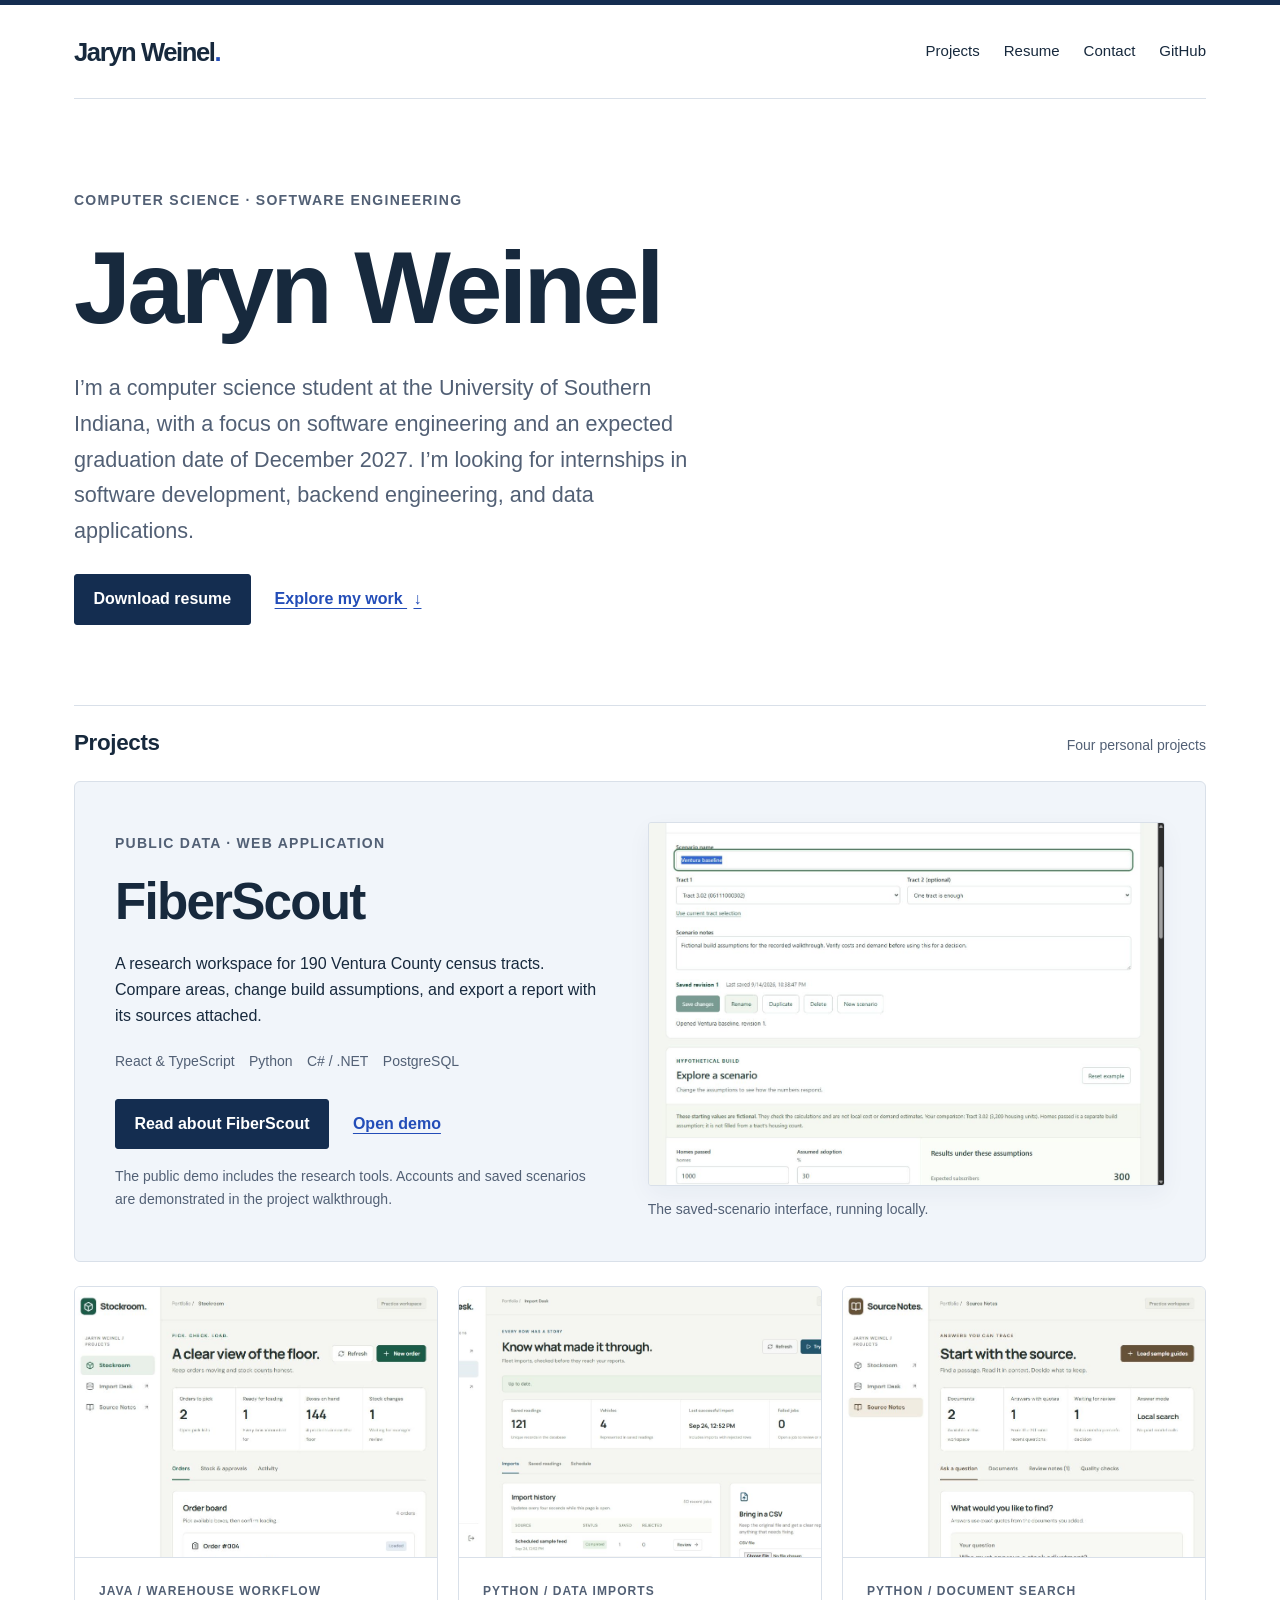
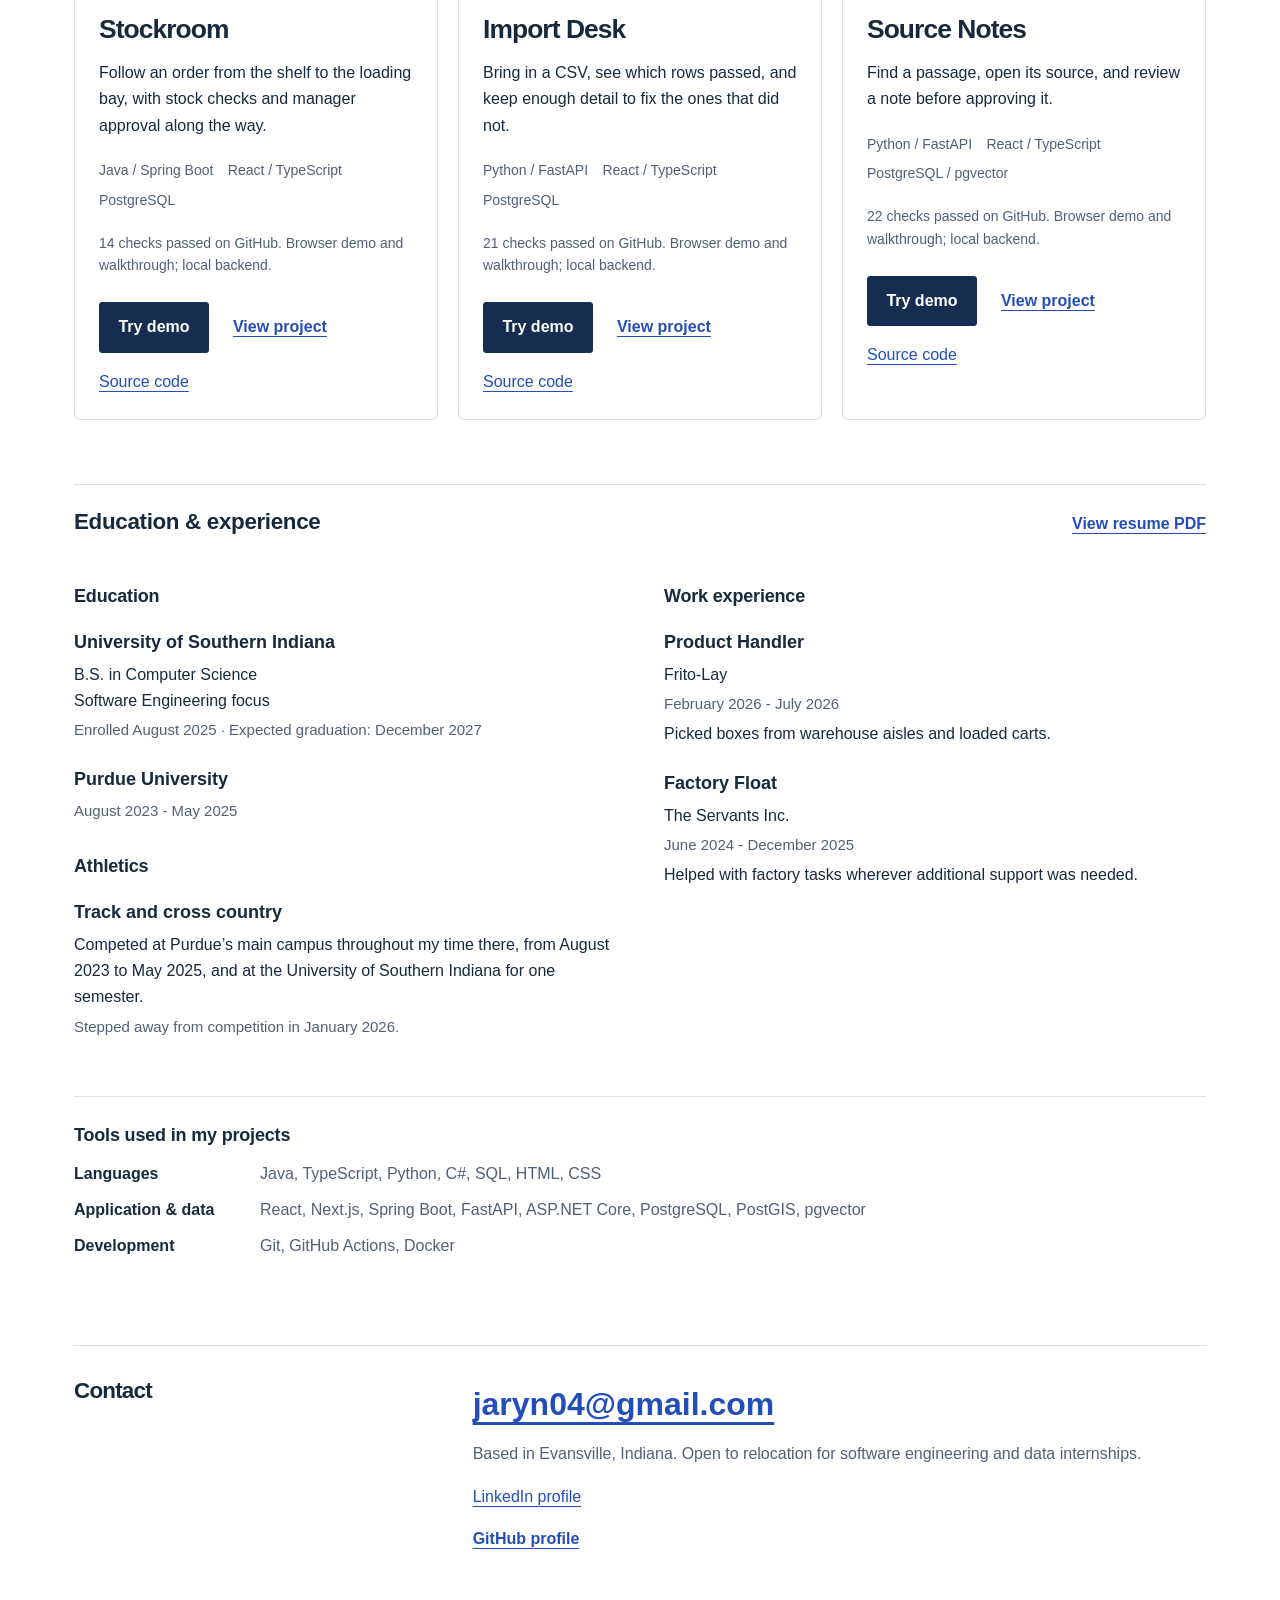
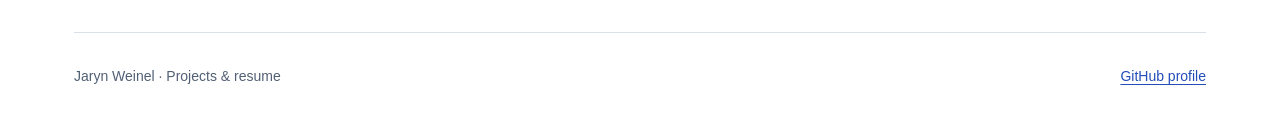
<file: index.html>
<!doctype html>
<html lang="en">
<head>
  <meta charset="utf-8">
  <meta name="viewport" content="width=device-width, initial-scale=1">
  <meta name="description" content="Jaryn Weinel, a computer science student at the University of Southern Indiana focused on software engineering. Projects, experience, and resume.">
  <meta name="theme-color" content="#142d50">
  <title>Jaryn Weinel | Software Engineering Student</title>
  <link rel="stylesheet" href="assets/site.css">
</head>
<body>
  <a class="skip-link" href="#main">Skip to content</a>
  <div class="page-shell">
    <header class="site-header">
      <a class="wordmark" href="./" aria-label="Jaryn Weinel, home">Jaryn Weinel<span aria-hidden="true">.</span></a>
      <nav aria-label="Main navigation">
        <a href="#projects">Projects</a>
        <a href="#resume">Resume</a>
        <a href="#contact">Contact</a>
        <a href="https://github.com/Jaryn2">GitHub</a>
      </nav>
    </header>

    <main id="main">
      <section class="intro" aria-labelledby="intro-title">
        <p class="eyebrow">Computer Science · Software Engineering</p>
        <h1 id="intro-title">Jaryn Weinel</h1>
        <p class="intro-copy">I’m a computer science student at the University of Southern Indiana, with a focus on software engineering and an expected graduation date of December 2027. I’m looking for internships in software development, backend engineering, and data applications.</p>
        <div class="actions">
          <a class="button" href="assets/Jaryn-Weinel-Resume.pdf" download>Download resume</a>
          <a class="text-link" href="#projects">Explore my work <span aria-hidden="true">↓</span></a>
        </div>
      </section>

      <!-- Each project gets its own article and a page with more detail. -->
      <section id="projects" class="projects-section" aria-labelledby="projects-title">
        <div class="section-heading">
          <h2 id="projects-title">Projects</h2>
          <p>Four personal projects</p>
        </div>
        <article class="project-feature">
          <div class="project-summary">
            <p class="eyebrow">Public data · Web application</p>
            <h3><a href="projects/fiberscout/">FiberScout</a></h3>
            <p>A research workspace for 190 Ventura County census tracts. Compare areas, change build assumptions, and export a report with its sources attached.</p>
            <ul class="tags" aria-label="Project technologies">
              <li>React &amp; TypeScript</li>
              <li>Python</li>
              <li>C# / .NET</li>
              <li>PostgreSQL</li>
            </ul>
            <div class="actions">
              <a class="button" href="projects/fiberscout/">Read about FiberScout</a>
              <a class="text-link" href="https://fiberscout-ventura.jaryn04.chatgpt.site">Open demo</a>
            </div>
            <p class="small-note">The public demo includes the research tools. Accounts and saved scenarios are demonstrated in the project walkthrough.</p>
          </div>
          <figure class="project-image">
            <img src="assets/fiberscout-scenario.png" width="1265" height="889" alt="FiberScout showing a saved Ventura baseline, revision history controls, and hypothetical build assumptions.">
            <figcaption>The saved-scenario interface, running locally.</figcaption>
          </figure>
        </article>
<div class="project-cards"><article class="project-card"><a href="projects/stockroom/"><img src="assets/career-projects/stockroom-orders.png" loading="lazy" alt="Stockroom running locally"></a><div><p class="eyebrow">Java / Warehouse workflow</p><h3><a href="projects/stockroom/">Stockroom</a></h3><p>Follow an order from the shelf to the loading bay, with stock checks and manager approval along the way.</p><ul class="tags"><li>Java / Spring Boot</li><li>React / TypeScript</li><li>PostgreSQL</li></ul><p class="small-note">14 checks passed on GitHub. Browser demo and walkthrough; local backend.</p><div class="actions"><a class="button" href="projects/stockroom/demo/">Try demo</a><a class="text-link" href="projects/stockroom/">View project</a><a href="https://github.com/Jaryn2/stockroom">Source code</a></div></div></article><article class="project-card"><a href="projects/import-desk/"><img src="assets/career-projects/import-desk-imports.png" loading="lazy" alt="Import Desk running locally"></a><div><p class="eyebrow">Python / Data imports</p><h3><a href="projects/import-desk/">Import Desk</a></h3><p>Bring in a CSV, see which rows passed, and keep enough detail to fix the ones that did not.</p><ul class="tags"><li>Python / FastAPI</li><li>React / TypeScript</li><li>PostgreSQL</li></ul><p class="small-note">21 checks passed on GitHub. Browser demo and walkthrough; local backend.</p><div class="actions"><a class="button" href="projects/import-desk/demo/">Try demo</a><a class="text-link" href="projects/import-desk/">View project</a><a href="https://github.com/Jaryn2/import-desk">Source code</a></div></div></article><article class="project-card"><a href="projects/source-notes/"><img src="assets/career-projects/source-notes-answer.png" loading="lazy" alt="Source Notes running locally"></a><div><p class="eyebrow">Python / Document search</p><h3><a href="projects/source-notes/">Source Notes</a></h3><p>Find a passage, open its source, and review a note before approving it.</p><ul class="tags"><li>Python / FastAPI</li><li>React / TypeScript</li><li>PostgreSQL / pgvector</li></ul><p class="small-note">22 checks passed on GitHub. Browser demo and walkthrough; local backend.</p><div class="actions"><a class="button" href="projects/source-notes/demo/">Try demo</a><a class="text-link" href="projects/source-notes/">View project</a><a href="https://github.com/Jaryn2/source-notes">Source code</a></div></div></article></div>
      </section>

      <section id="resume" class="resume-section" aria-labelledby="resume-title">
        <div class="section-heading">
          <h2 id="resume-title">Education &amp; experience</h2>
          <a class="text-link" href="assets/Jaryn-Weinel-Resume.pdf">View resume PDF</a>
        </div>
        <div class="resume-grid">
          <div>
            <section class="resume-group" aria-labelledby="education-title">
              <h3 id="education-title">Education</h3>
              <article class="resume-entry">
                <h4>University of Southern Indiana</h4>
                <p>B.S. in Computer Science<br>Software Engineering focus</p>
                <p class="entry-date">Enrolled August 2025 · Expected graduation: December 2027</p>
              </article>
              <article class="resume-entry">
                <h4>Purdue University</h4>
                <p class="entry-date">August 2023 - May 2025</p>
              </article>
            </section>
            <section class="resume-group" aria-labelledby="athletics-title">
              <h3 id="athletics-title">Athletics</h3>
              <article class="resume-entry">
                <h4>Track and cross country</h4>
                <p>Competed at Purdue’s main campus throughout my time there, from August 2023 to May 2025, and at the University of Southern Indiana for one semester.</p>
                <p class="entry-date">Stepped away from competition in January 2026.</p>
              </article>
            </section>
          </div>
          <section class="resume-group" aria-labelledby="experience-title">
            <h3 id="experience-title">Work experience</h3>
            <article class="resume-entry">
              <h4>Product Handler</h4>
              <p class="entry-organization">Frito-Lay</p>
              <p class="entry-date">February 2026 - July 2026</p>
              <p>Picked boxes from warehouse aisles and loaded carts.</p>
            </article>
            <article class="resume-entry">
              <h4>Factory Float</h4>
              <p class="entry-organization">The Servants Inc.</p>
              <p class="entry-date">June 2024 - December 2025</p>
              <p>Helped with factory tasks wherever additional support was needed.</p>
            </article>
          </section>
        </div>
        <div class="project-tools">
          <h3>Tools used in my projects</h3>
          <dl>
            <div><dt>Languages</dt><dd>Java, TypeScript, Python, C#, SQL, HTML, CSS</dd></div>
            <div><dt>Application &amp; data</dt><dd>React, Next.js, Spring Boot, FastAPI, ASP.NET Core, PostgreSQL, PostGIS, pgvector</dd></div>
            <div><dt>Development</dt><dd>Git, GitHub Actions, Docker</dd></div>
          </dl>
        </div>
      </section>

      <section id="contact" class="contact-section" aria-labelledby="contact-title">
        <h2 id="contact-title">Contact</h2>
        <div>
          <a class="contact-email" href="mailto:jaryn04@gmail.com">jaryn04@gmail.com</a>
          <p>Based in Evansville, Indiana. Open to relocation for software engineering and data internships.</p><p><a href="https://www.linkedin.com/in/jaryn-weinel-1b5405306/">LinkedIn profile</a></p>
          <a class="text-link" href="https://github.com/Jaryn2">GitHub profile</a>
        </div>
      </section>
    </main>

    <footer class="site-footer">
      <p>Jaryn Weinel · Projects &amp; resume</p>
      <a href="https://github.com/Jaryn2">GitHub profile</a>
    </footer>
  </div>
</body>
</html>
</file>
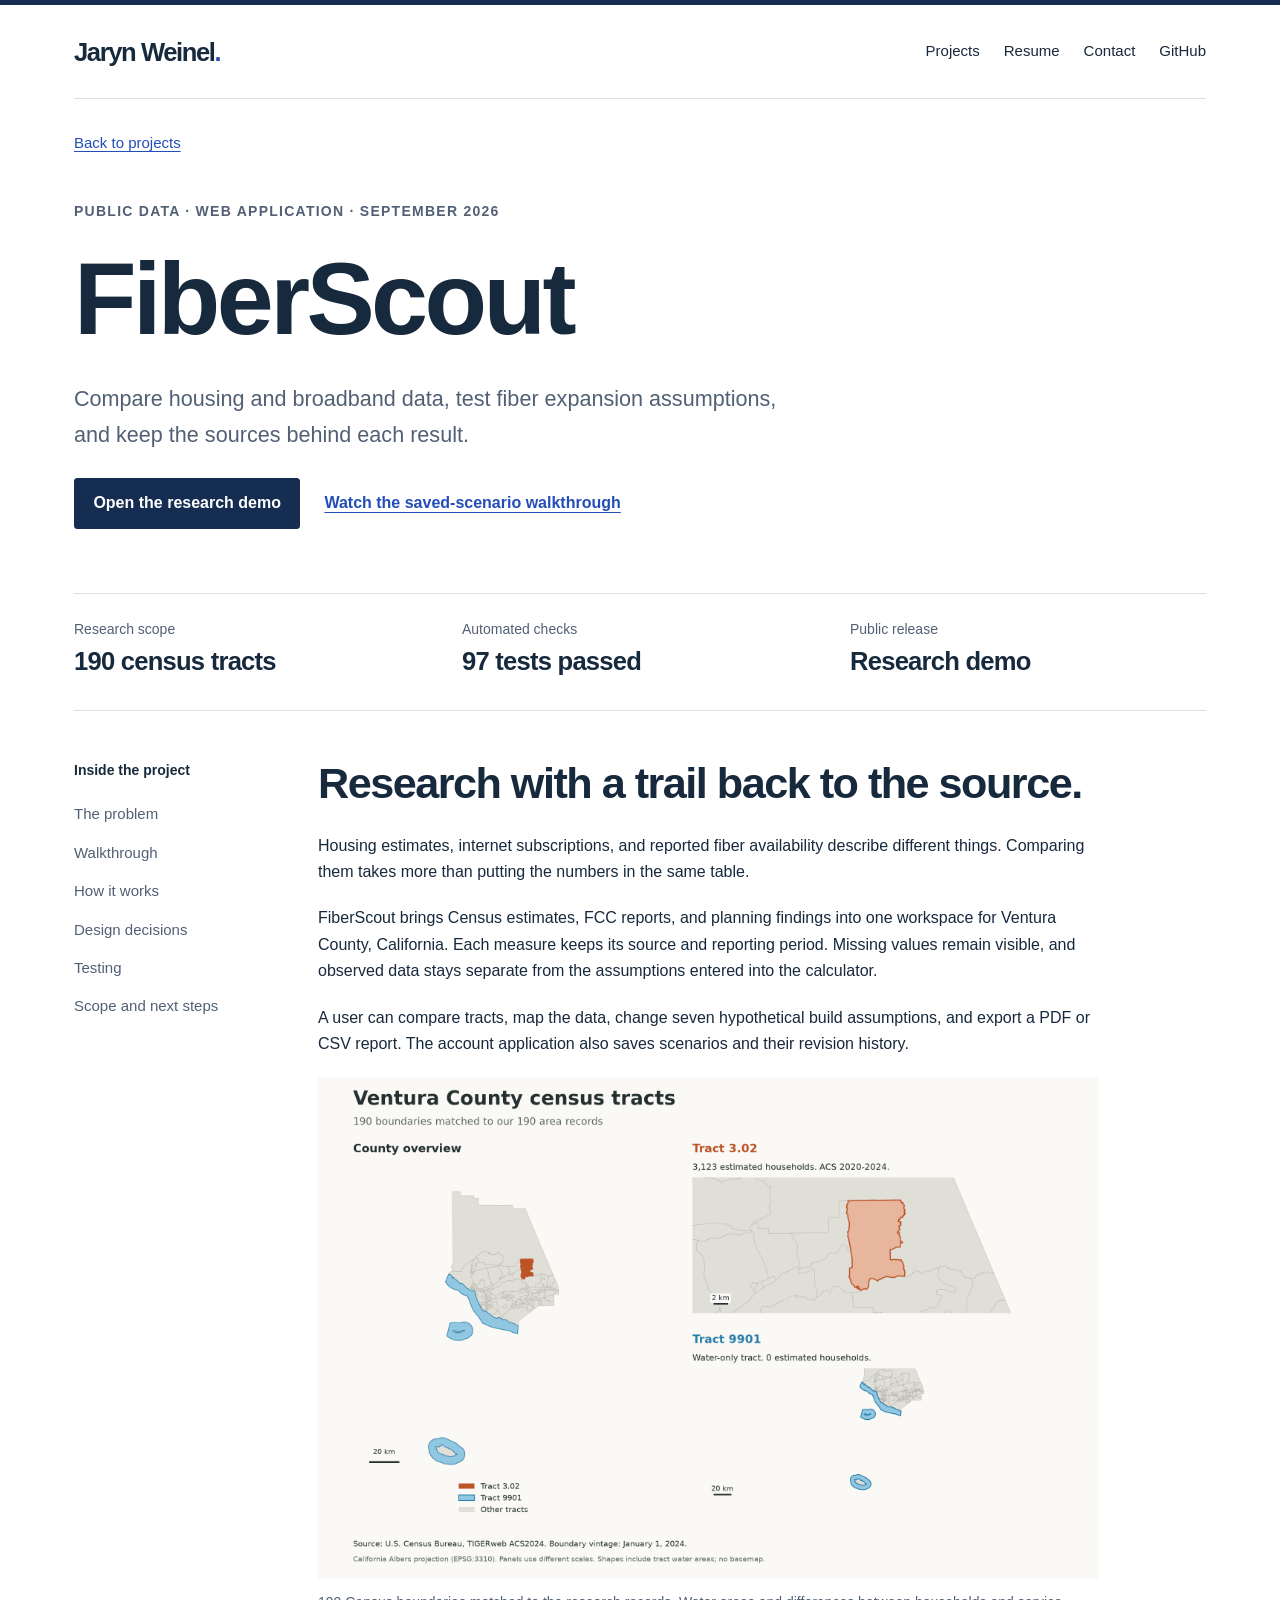
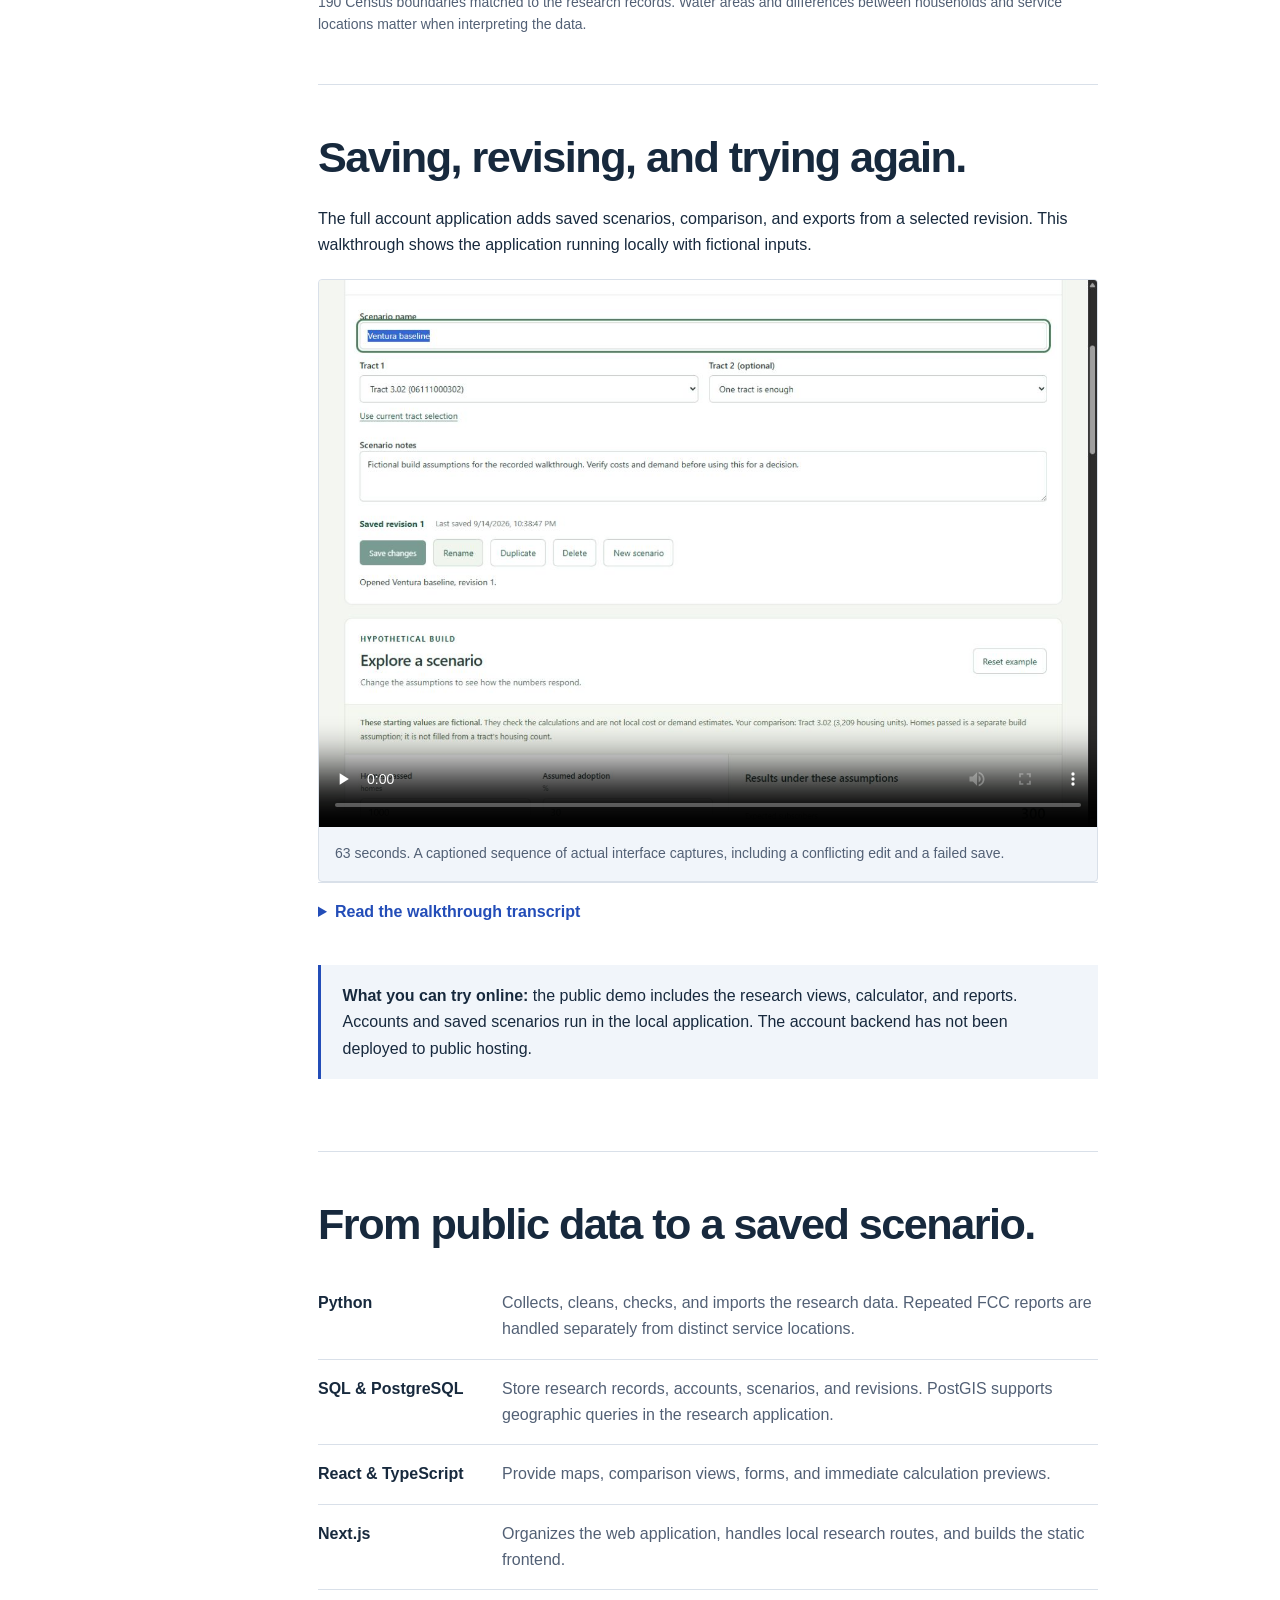
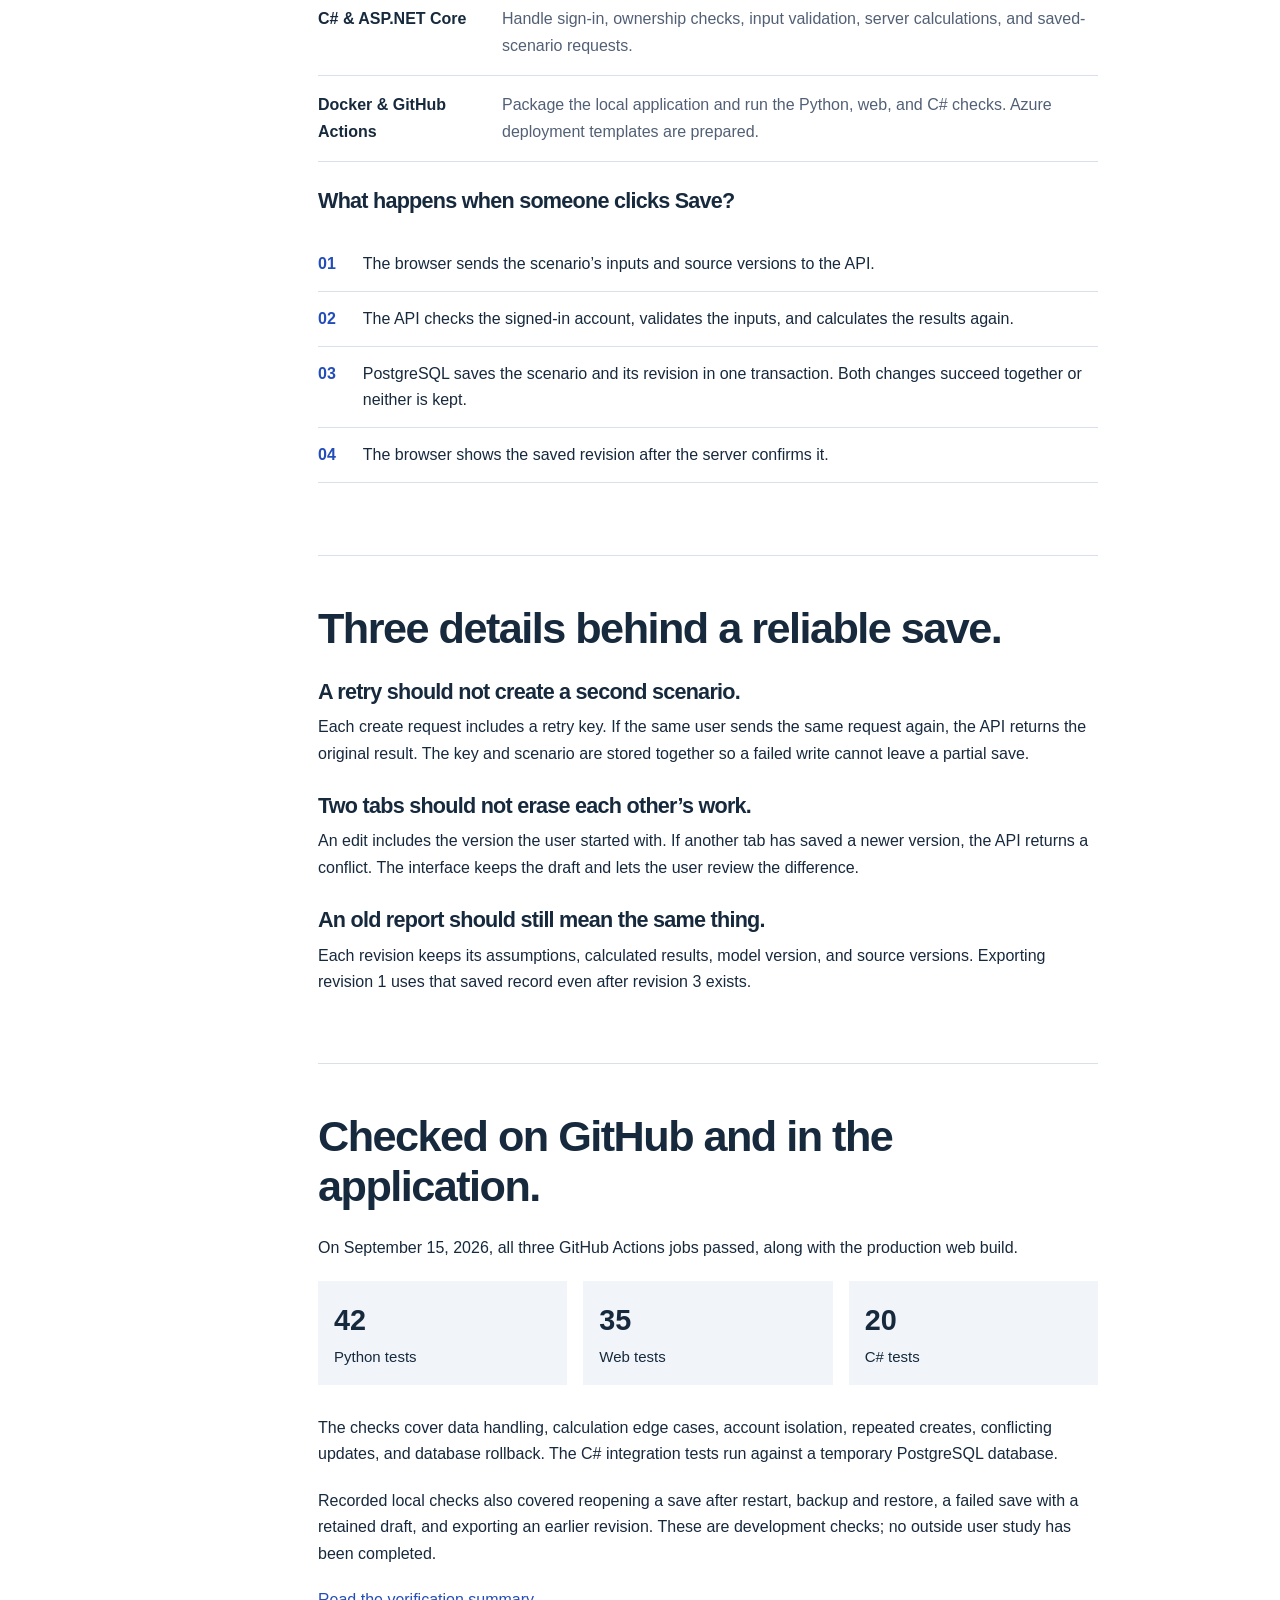
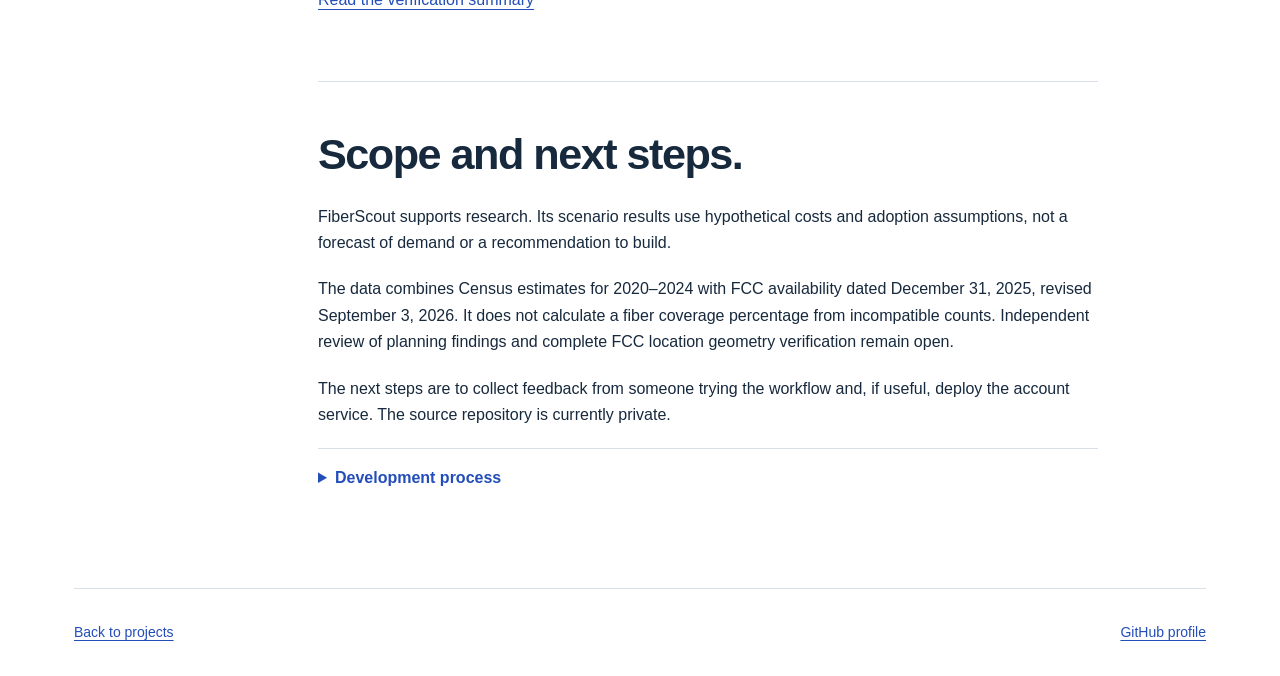
<file: projects/fiberscout/index.html>
<!doctype html>
<html lang="en">
<head>
  <meta charset="utf-8">
  <meta name="viewport" content="width=device-width, initial-scale=1">
  <meta name="description" content="How FiberScout combines Census and FCC data, maps, a scenario calculator, and a C# API with saved revisions. Includes a walkthrough and verification results.">
  <meta name="theme-color" content="#142d50">
  <title>FiberScout | Jaryn Weinel</title>
  <link rel="stylesheet" href="../../assets/site.css">
</head>
<body>
  <a class="skip-link" href="#main">Skip to content</a>
  <div class="page-shell">
    <header class="site-header">
      <a class="wordmark" href="../../" aria-label="Jaryn Weinel, home">Jaryn Weinel<span aria-hidden="true">.</span></a>
      <nav aria-label="Main navigation">
        <a href="../../#projects">Projects</a>
        <a href="../../#resume">Resume</a>
        <a href="../../#contact">Contact</a>
        <a href="https://github.com/Jaryn2">GitHub</a>
      </nav>
    </header>

    <main id="main">
      <a class="breadcrumb" href="../../#projects">Back to projects</a>
      <div class="project-intro">
        <p class="eyebrow">Public data · Web application · September 2026</p>
        <h1>FiberScout</h1>
        <p class="intro-copy">Compare housing and broadband data, test fiber expansion assumptions, and keep the sources behind each result.</p>
        <div class="actions">
          <a class="button" href="https://fiberscout-ventura.jaryn04.chatgpt.site">Open the research demo</a>
          <a class="text-link" href="#walkthrough">Watch the saved-scenario walkthrough</a>
        </div>
      </div>

      <dl class="facts" aria-label="Project facts">
        <div><dt>Research scope</dt><dd>190 census tracts</dd></div>
        <div><dt>Automated checks</dt><dd>97 tests passed</dd></div>
        <div><dt>Public release</dt><dd>Research demo</dd></div>
      </dl>

      <div class="project-layout">
        <aside class="project-nav" aria-label="Project contents">
          <p>Inside the project</p>
          <nav aria-label="On this page">
            <a href="#overview">The problem</a>
            <a href="#walkthrough">Walkthrough</a>
            <a href="#stack">How it works</a>
            <a href="#decisions">Design decisions</a>
            <a href="#checks">Testing</a>
            <a href="#scope">Scope and next steps</a>
          </nav>
        </aside>

        <div class="project-body">
          <section id="overview" aria-labelledby="overview-title">
            <h2 id="overview-title">Research with a trail back to the source.</h2>
            <p>Housing estimates, internet subscriptions, and reported fiber availability describe different things. Comparing them takes more than putting the numbers in the same table.</p>
            <p>FiberScout brings Census estimates, FCC reports, and planning findings into one workspace for Ventura County, California. Each measure keeps its source and reporting period. Missing values remain visible, and observed data stays separate from the assumptions entered into the calculator.</p>
            <p>A user can compare tracts, map the data, change seven hypothetical build assumptions, and export a PDF or CSV report. The account application also saves scenarios and their revision history.</p>
            <figure>
              <img src="../../assets/ventura-boundaries.png" width="2100" height="1350" loading="lazy" alt="Ventura County census tract boundaries, with Tract 3.02 and the water-only Tract 9901 highlighted at different scales.">
              <figcaption>190 Census boundaries matched to the research records. Water areas and differences between households and service locations matter when interpreting the data.</figcaption>
            </figure>
          </section>

          <section id="walkthrough" aria-labelledby="walkthrough-title">
            <h2 id="walkthrough-title">Saving, revising, and trying again.</h2>
            <p>The full account application adds saved scenarios, comparison, and exports from a selected revision. This walkthrough shows the application running locally with fictional inputs.</p>
            <!-- Keep the video optional so a phone does not download it on page load. -->
            <figure class="media-frame">
              <video controls playsinline preload="none" poster="../../assets/fiberscout-scenario.png" aria-label="FiberScout saved-scenario walkthrough">
                <source src="../../assets/fiberscout-walkthrough.mp4" type="video/mp4">
                <track kind="captions" src="../../assets/fiberscout-walkthrough.vtt" srclang="en" label="English" default>
                <p><a href="../../assets/fiberscout-walkthrough.mp4">Download the walkthrough video</a>.</p>
              </video>
              <figcaption>63 seconds. A captioned sequence of actual interface captures, including a conflicting edit and a failed save.</figcaption>
            </figure>
            <details>
              <summary>Read the walkthrough transcript</summary>
              <ol>
                <li>Open a saved scenario. Its name, notes, tracts, and assumptions return from PostgreSQL.</li>
                <li>Change assumed adoption from 30% to 35%. The calculator updates immediately.</li>
                <li>Save revision 2. The original revision remains available.</li>
                <li>Select revision 1 for export. Later edits do not change that saved snapshot.</li>
                <li>Review a conflict between this tab’s 45% draft and the latest saved value of 36%. Neither is silently overwritten.</li>
                <li>Duplicate the retained draft and name a new scenario.</li>
                <li>Stop the service and try a save. The page keeps the draft and offers a retry.</li>
                <li>Restart the service and retry. One scenario is saved.</li>
                <li>Refresh and reopen it. The saved values are still there.</li>
              </ol>
            </details>
            <div class="notice">
              <p><strong>What you can try online:</strong> the public demo includes the research views, calculator, and reports. Accounts and saved scenarios run in the local application. The account backend has not been deployed to public hosting.</p>
            </div>
          </section>

          <section id="stack" aria-labelledby="stack-title">
            <h2 id="stack-title">From public data to a saved scenario.</h2>
            <dl class="stack-list">
              <div><dt>Python</dt><dd>Collects, cleans, checks, and imports the research data. Repeated FCC reports are handled separately from distinct service locations.</dd></div>
              <div><dt>SQL &amp; PostgreSQL</dt><dd>Store research records, accounts, scenarios, and revisions. PostGIS supports geographic queries in the research application.</dd></div>
              <div><dt>React &amp; TypeScript</dt><dd>Provide maps, comparison views, forms, and immediate calculation previews.</dd></div>
              <div><dt>Next.js</dt><dd>Organizes the web application, handles local research routes, and builds the static frontend.</dd></div>
              <div><dt>C# &amp; ASP.NET Core</dt><dd>Handle sign-in, ownership checks, input validation, server calculations, and saved-scenario requests.</dd></div>
              <div><dt>Docker &amp; GitHub Actions</dt><dd>Package the local application and run the Python, web, and C# checks. Azure deployment templates are prepared.</dd></div>
            </dl>
            <h3>What happens when someone clicks Save?</h3>
            <ol class="steps">
              <li><span>The browser sends the scenario’s inputs and source versions to the API.</span></li>
              <li><span>The API checks the signed-in account, validates the inputs, and calculates the results again.</span></li>
              <li><span>PostgreSQL saves the scenario and its revision in one transaction. Both changes succeed together or neither is kept.</span></li>
              <li><span>The browser shows the saved revision after the server confirms it.</span></li>
            </ol>
          </section>

          <section id="decisions" aria-labelledby="decisions-title">
            <h2 id="decisions-title">Three details behind a reliable save.</h2>
            <h3>A retry should not create a second scenario.</h3>
            <p>Each create request includes a retry key. If the same user sends the same request again, the API returns the original result. The key and scenario are stored together so a failed write cannot leave a partial save.</p>
            <h3>Two tabs should not erase each other’s work.</h3>
            <p>An edit includes the version the user started with. If another tab has saved a newer version, the API returns a conflict. The interface keeps the draft and lets the user review the difference.</p>
            <h3>An old report should still mean the same thing.</h3>
            <p>Each revision keeps its assumptions, calculated results, model version, and source versions. Exporting revision 1 uses that saved record even after revision 3 exists.</p>
          </section>

          <section id="checks" aria-labelledby="checks-title">
            <h2 id="checks-title">Checked on GitHub and in the application.</h2>
            <p>On September 15, 2026, all three GitHub Actions jobs passed, along with the production web build.</p>
            <ul class="test-list" aria-label="Passing tests by application layer">
              <li><strong>42</strong> Python tests</li>
              <li><strong>35</strong> Web tests</li>
              <li><strong>20</strong> C# tests</li>
            </ul>
            <p>The checks cover data handling, calculation edge cases, account isolation, repeated creates, conflicting updates, and database rollback. The C# integration tests run against a temporary PostgreSQL database.</p>
            <p>Recorded local checks also covered reopening a save after restart, backup and restore, a failed save with a retained draft, and exporting an earlier revision. These are development checks; no outside user study has been completed.</p>
            <p><a href="../../assets/fiberscout-verification.json">Read the verification summary</a></p>
          </section>

          <section id="scope" aria-labelledby="scope-title">
            <h2 id="scope-title">Scope and next steps.</h2>
            <p>FiberScout supports research. Its scenario results use hypothetical costs and adoption assumptions, not a forecast of demand or a recommendation to build.</p>
            <p>The data combines Census estimates for 2020–2024 with FCC availability dated December 31, 2025, revised September 3, 2026. It does not calculate a fiber coverage percentage from incompatible counts. Independent review of planning findings and complete FCC location geometry verification remain open.</p>
            <p>The next steps are to collect feedback from someone trying the workflow and, if useful, deploy the account service. The source repository is currently private.</p>
            <details>
              <summary>Development process</summary>
              <p>Some parts of FiberScout involved languages and frameworks I was still learning. I used LLMs to explain unfamiliar code, answer follow-up questions, and walk through how the frontend, API, and database fit together. These explanations gave me examples from the project to study, so I could connect what I was learning to how the application actually works.</p>
            </details>
          </section>
        </div>
      </div>
    </main>

    <footer class="site-footer">
      <a href="../../#projects">Back to projects</a>
      <a href="https://github.com/Jaryn2">GitHub profile</a>
    </footer>
  </div>
</body>
</html>
</file>
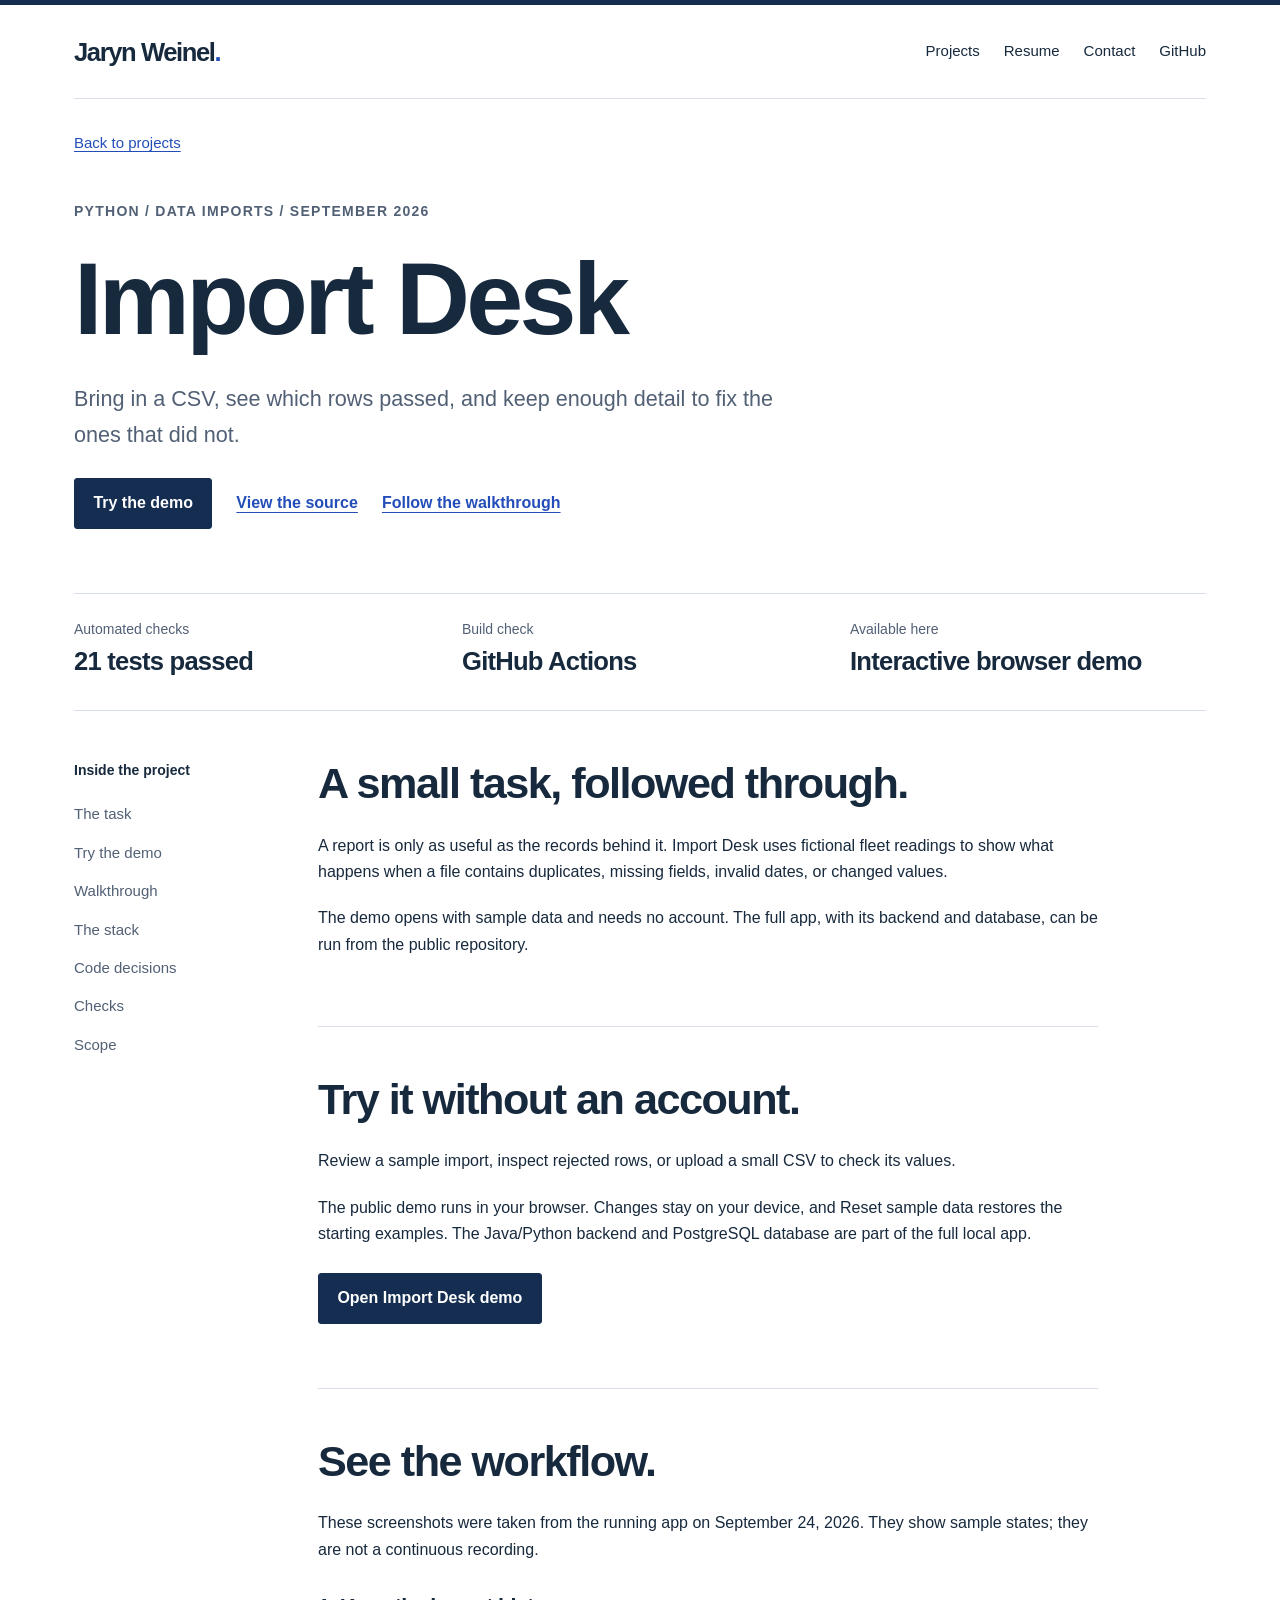
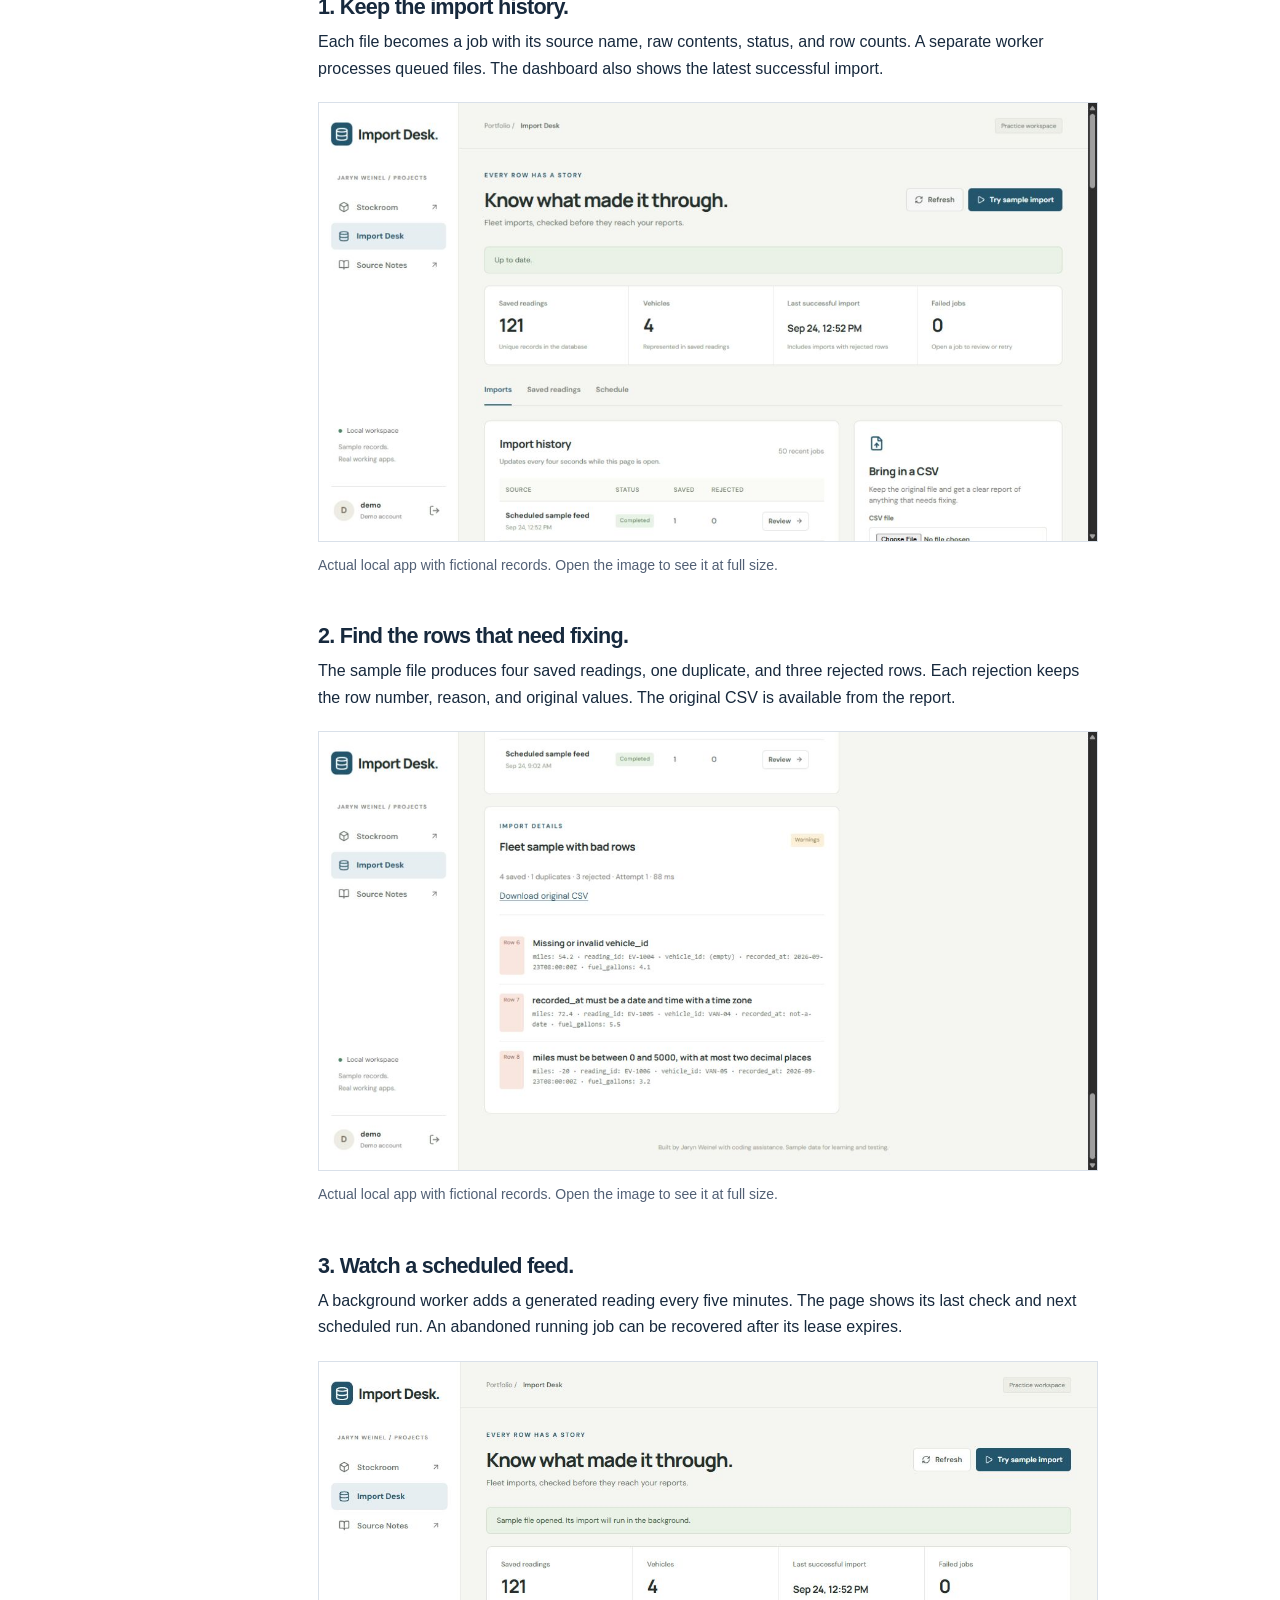
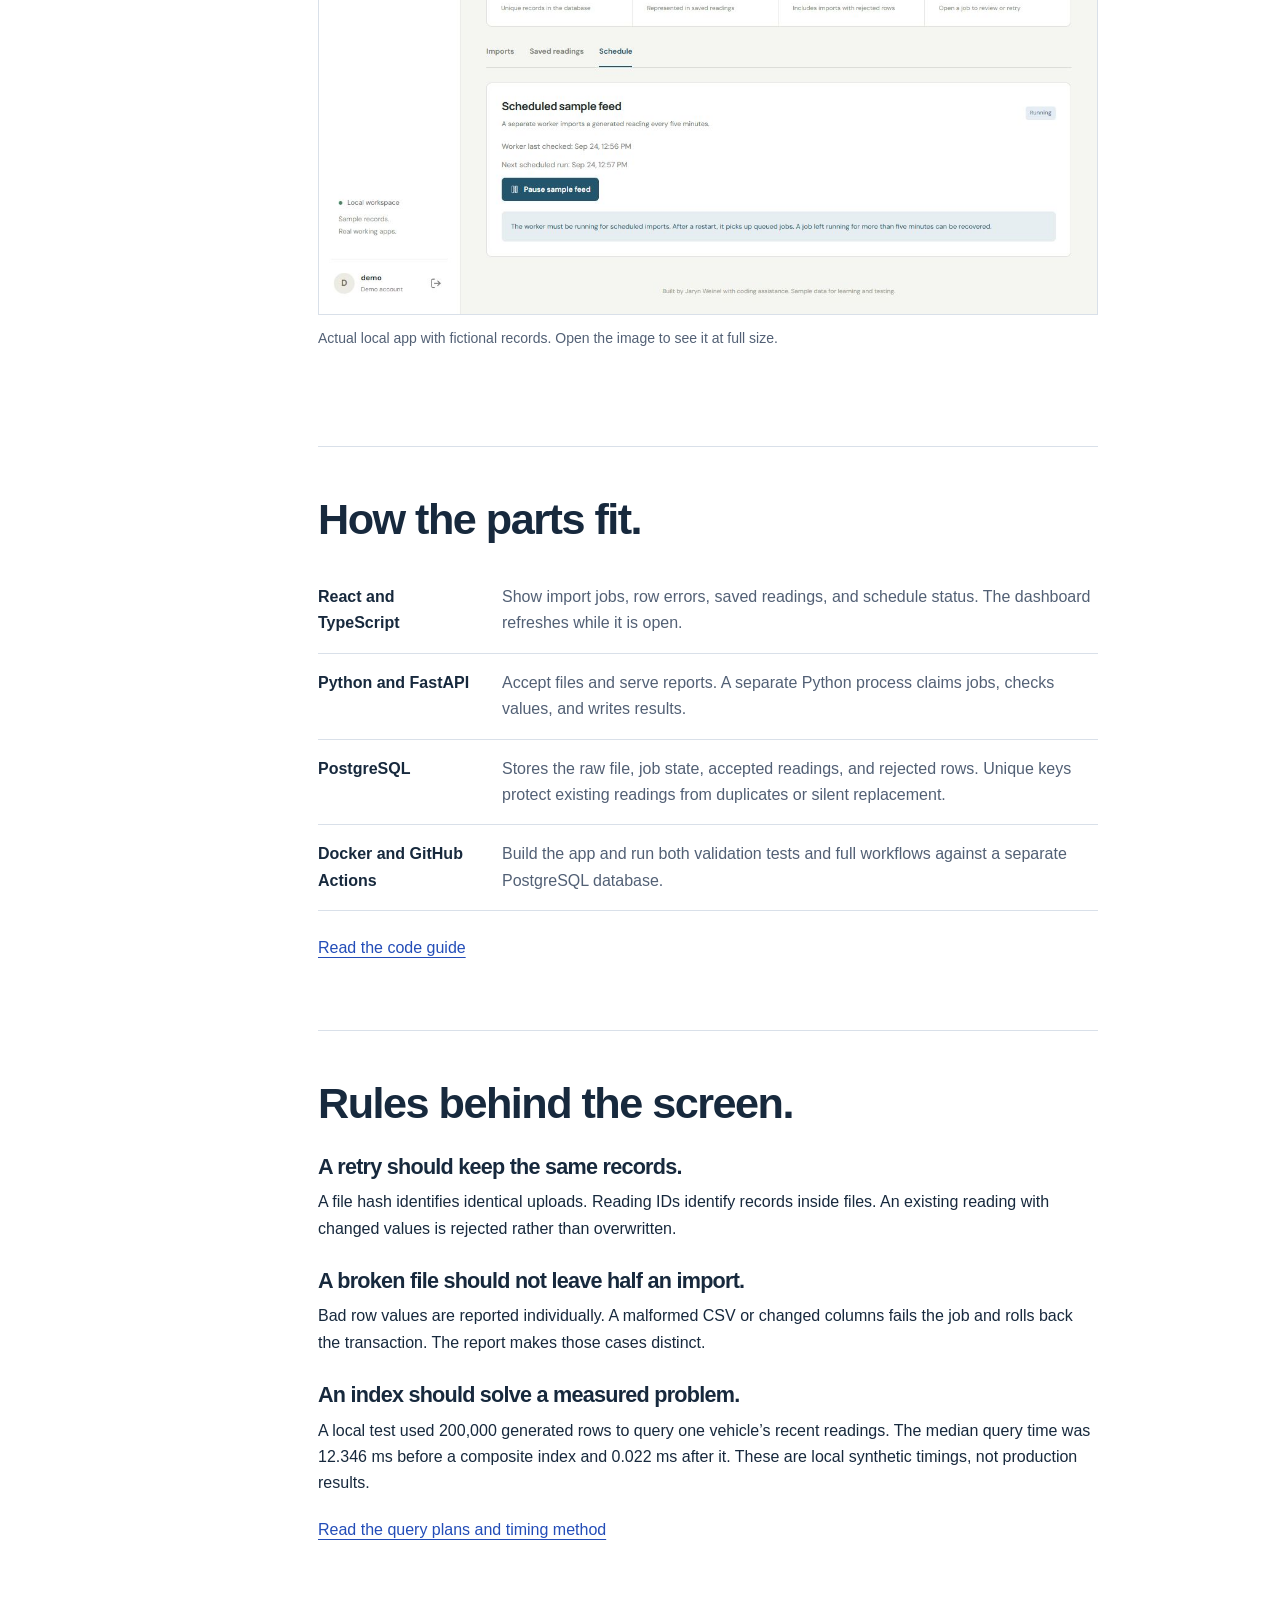
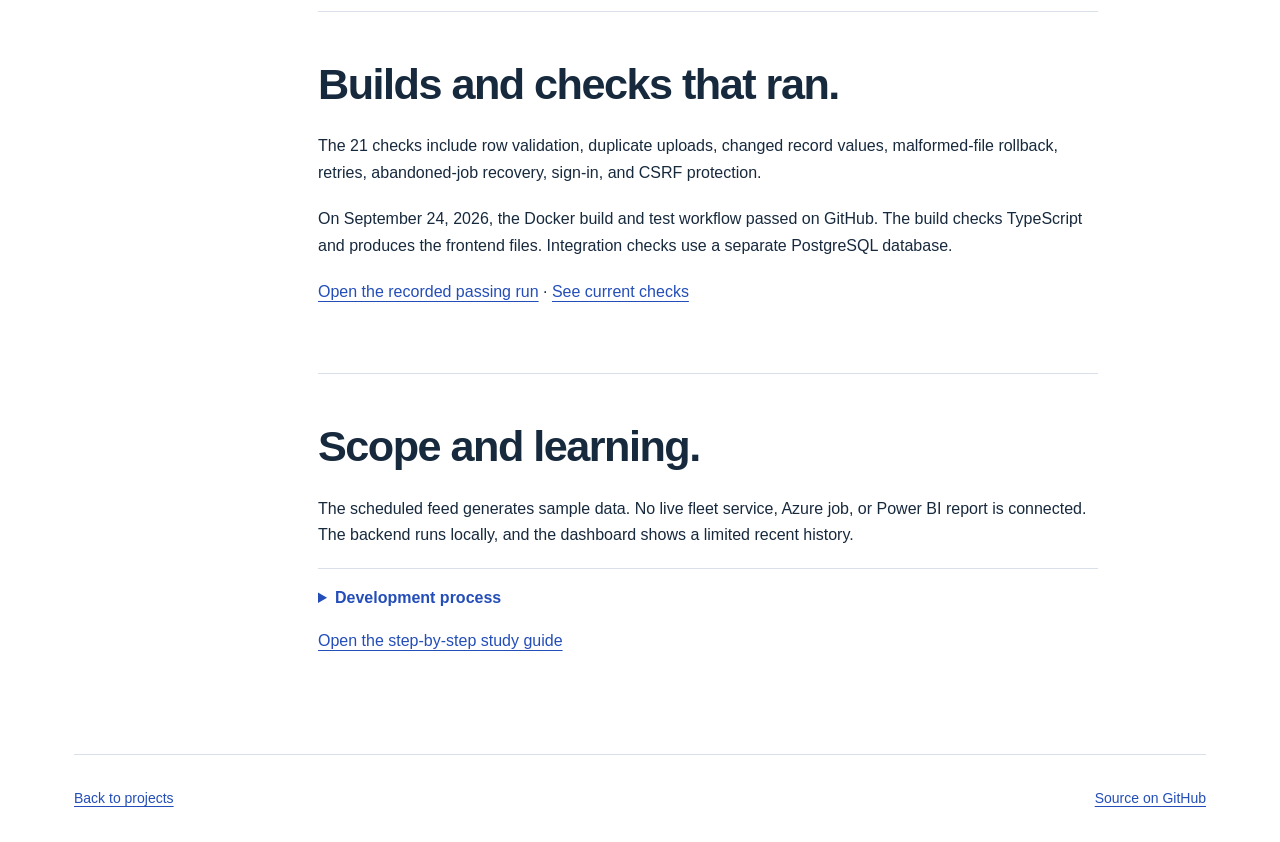
<file: projects/import-desk/index.html>
<!doctype html>
<html lang="en"><head><meta charset="utf-8"><meta name="viewport" content="width=device-width, initial-scale=1"><meta name="description" content="Bring in a CSV, see which rows passed, and keep enough detail to fix the ones that did not."><meta name="theme-color" content="#142d50"><title>Import Desk | Jaryn Weinel</title><link rel="stylesheet" href="../../assets/site.css"></head>
<body><a class="skip-link" href="#main">Skip to content</a><div class="page-shell">
<header class="site-header"><a class="wordmark" href="../../">Jaryn Weinel<span aria-hidden="true">.</span></a><nav aria-label="Main navigation"><a href="../../#projects">Projects</a><a href="../../#resume">Resume</a><a href="../../#contact">Contact</a><a href="https://github.com/Jaryn2/import-desk">GitHub</a></nav></header>
<main id="main"><a class="breadcrumb" href="../../#projects">Back to projects</a><div class="project-intro"><p class="eyebrow">Python / Data imports / September 2026</p><h1>Import Desk</h1><p class="intro-copy">Bring in a CSV, see which rows passed, and keep enough detail to fix the ones that did not.</p><div class="actions"><a class="button" href="demo/">Try the demo</a><a class="text-link" href="https://github.com/Jaryn2/import-desk">View the source</a><a class="text-link" href="#walkthrough">Follow the walkthrough</a></div></div>
<dl class="facts" aria-label="Project facts"><div><dt>Automated checks</dt><dd>21 tests passed</dd></div><div><dt>Build check</dt><dd>GitHub Actions</dd></div><div><dt>Available here</dt><dd>Interactive browser demo</dd></div></dl>
<div class="project-layout"><aside class="project-nav"><p>Inside the project</p><nav aria-label="On this page"><a href="#overview">The task</a><a href="#demo">Try the demo</a><a href="#walkthrough">Walkthrough</a><a href="#stack">The stack</a><a href="#decisions">Code decisions</a><a href="#checks">Checks</a><a href="#scope">Scope</a></nav></aside><div class="project-body">
<section id="overview"><h2>A small task, followed through.</h2><p>A report is only as useful as the records behind it. Import Desk uses fictional fleet readings to show what happens when a file contains duplicates, missing fields, invalid dates, or changed values.</p><p>The demo opens with sample data and needs no account. The full app, with its backend and database, can be run from the public repository.</p></section>
<section id="demo"><h2>Try it without an account.</h2><p>Review a sample import, inspect rejected rows, or upload a small CSV to check its values.</p><p>The public demo runs in your browser. Changes stay on your device, and Reset sample data restores the starting examples. The Java/Python backend and PostgreSQL database are part of the full local app.</p><div class="actions"><a class="button" href="demo/">Open Import Desk demo</a></div></section>
<section id="walkthrough"><h2>See the workflow.</h2><p>These screenshots were taken from the running app on September 24, 2026. They show sample states; they are not a continuous recording.</p><article class="walkthrough-step"><h3>1. Keep the import history.</h3><p>Each file becomes a job with its source name, raw contents, status, and row counts. A separate worker processes queued files. The dashboard also shows the latest successful import.</p><figure><a href="../../assets/career-projects/import-desk-imports.png"><img class="walkthrough-image" src="../../assets/career-projects/import-desk-imports.png" loading="lazy" alt="Import Desk: Keep the import history."></a><figcaption>Actual local app with fictional records. Open the image to see it at full size.</figcaption></figure></article><article class="walkthrough-step"><h3>2. Find the rows that need fixing.</h3><p>The sample file produces four saved readings, one duplicate, and three rejected rows. Each rejection keeps the row number, reason, and original values. The original CSV is available from the report.</p><figure><a href="../../assets/career-projects/import-desk-rejections.png"><img class="walkthrough-image" src="../../assets/career-projects/import-desk-rejections.png" loading="lazy" alt="Import Desk: Find the rows that need fixing."></a><figcaption>Actual local app with fictional records. Open the image to see it at full size.</figcaption></figure></article><article class="walkthrough-step"><h3>3. Watch a scheduled feed.</h3><p>A background worker adds a generated reading every five minutes. The page shows its last check and next scheduled run. An abandoned running job can be recovered after its lease expires.</p><figure><a href="../../assets/career-projects/import-desk-schedule.png"><img class="walkthrough-image" src="../../assets/career-projects/import-desk-schedule.png" loading="lazy" alt="Import Desk: Watch a scheduled feed."></a><figcaption>Actual local app with fictional records. Open the image to see it at full size.</figcaption></figure></article></section>
<section id="stack"><h2>How the parts fit.</h2><dl class="stack-list"><div><dt>React and TypeScript</dt><dd>Show import jobs, row errors, saved readings, and schedule status. The dashboard refreshes while it is open.</dd></div><div><dt>Python and FastAPI</dt><dd>Accept files and serve reports. A separate Python process claims jobs, checks values, and writes results.</dd></div><div><dt>PostgreSQL</dt><dd>Stores the raw file, job state, accepted readings, and rejected rows. Unique keys protect existing readings from duplicates or silent replacement.</dd></div><div><dt>Docker and GitHub Actions</dt><dd>Build the app and run both validation tests and full workflows against a separate PostgreSQL database.</dd></div></dl><p class="guide-link"><a href="https://github.com/Jaryn2/import-desk/blob/codex/initial-release/GUIDE.md">Read the code guide</a></p></section>
<section id="decisions"><h2>Rules behind the screen.</h2><h3>A retry should keep the same records.</h3><p>A file hash identifies identical uploads. Reading IDs identify records inside files. An existing reading with changed values is rejected rather than overwritten.</p><h3>A broken file should not leave half an import.</h3><p>Bad row values are reported individually. A malformed CSV or changed columns fails the job and rolls back the transaction. The report makes those cases distinct.</p><h3>An index should solve a measured problem.</h3><p>A local test used 200,000 generated rows to query one vehicle’s recent readings. The median query time was 12.346 ms before a composite index and 0.022 ms after it. These are local synthetic timings, not production results.</p><p><a href="https://github.com/Jaryn2/import-desk/blob/codex/initial-release/docs/query-benchmark.json">Read the query plans and timing method</a></p></section>
<section id="checks"><h2>Builds and checks that ran.</h2><p>The 21 checks include row validation, duplicate uploads, changed record values, malformed-file rollback, retries, abandoned-job recovery, sign-in, and CSRF protection.</p><p>On September 24, 2026, the Docker build and test workflow passed on GitHub. The build checks TypeScript and produces the frontend files. Integration checks use a separate PostgreSQL database.</p><p><a href="https://github.com/Jaryn2/import-desk/actions/runs/36030727399">Open the recorded passing run</a> · <a href="https://github.com/Jaryn2/import-desk/actions/workflows/check.yml">See current checks</a></p></section>
<section id="scope"><h2>Scope and learning.</h2><p>The scheduled feed generates sample data. No live fleet service, Azure job, or Power BI report is connected. The backend runs locally, and the dashboard shows a limited recent history.</p><details><summary>Development process</summary><p>I used LLM help with implementation, tests, documentation, and explanations of tools I was learning. The code guides follow each request through the app so I can study the decisions and practice explaining them. These are personal projects, separate from my warehouse jobs.</p></details><p><a href="https://github.com/Jaryn2/import-desk/blob/codex/initial-release/docs/LEARNING.md">Open the step-by-step study guide</a></p></section>
</div></div></main><footer class="site-footer"><a href="../../#projects">Back to projects</a><a href="https://github.com/Jaryn2/import-desk">Source on GitHub</a></footer></div></body></html>
</file>
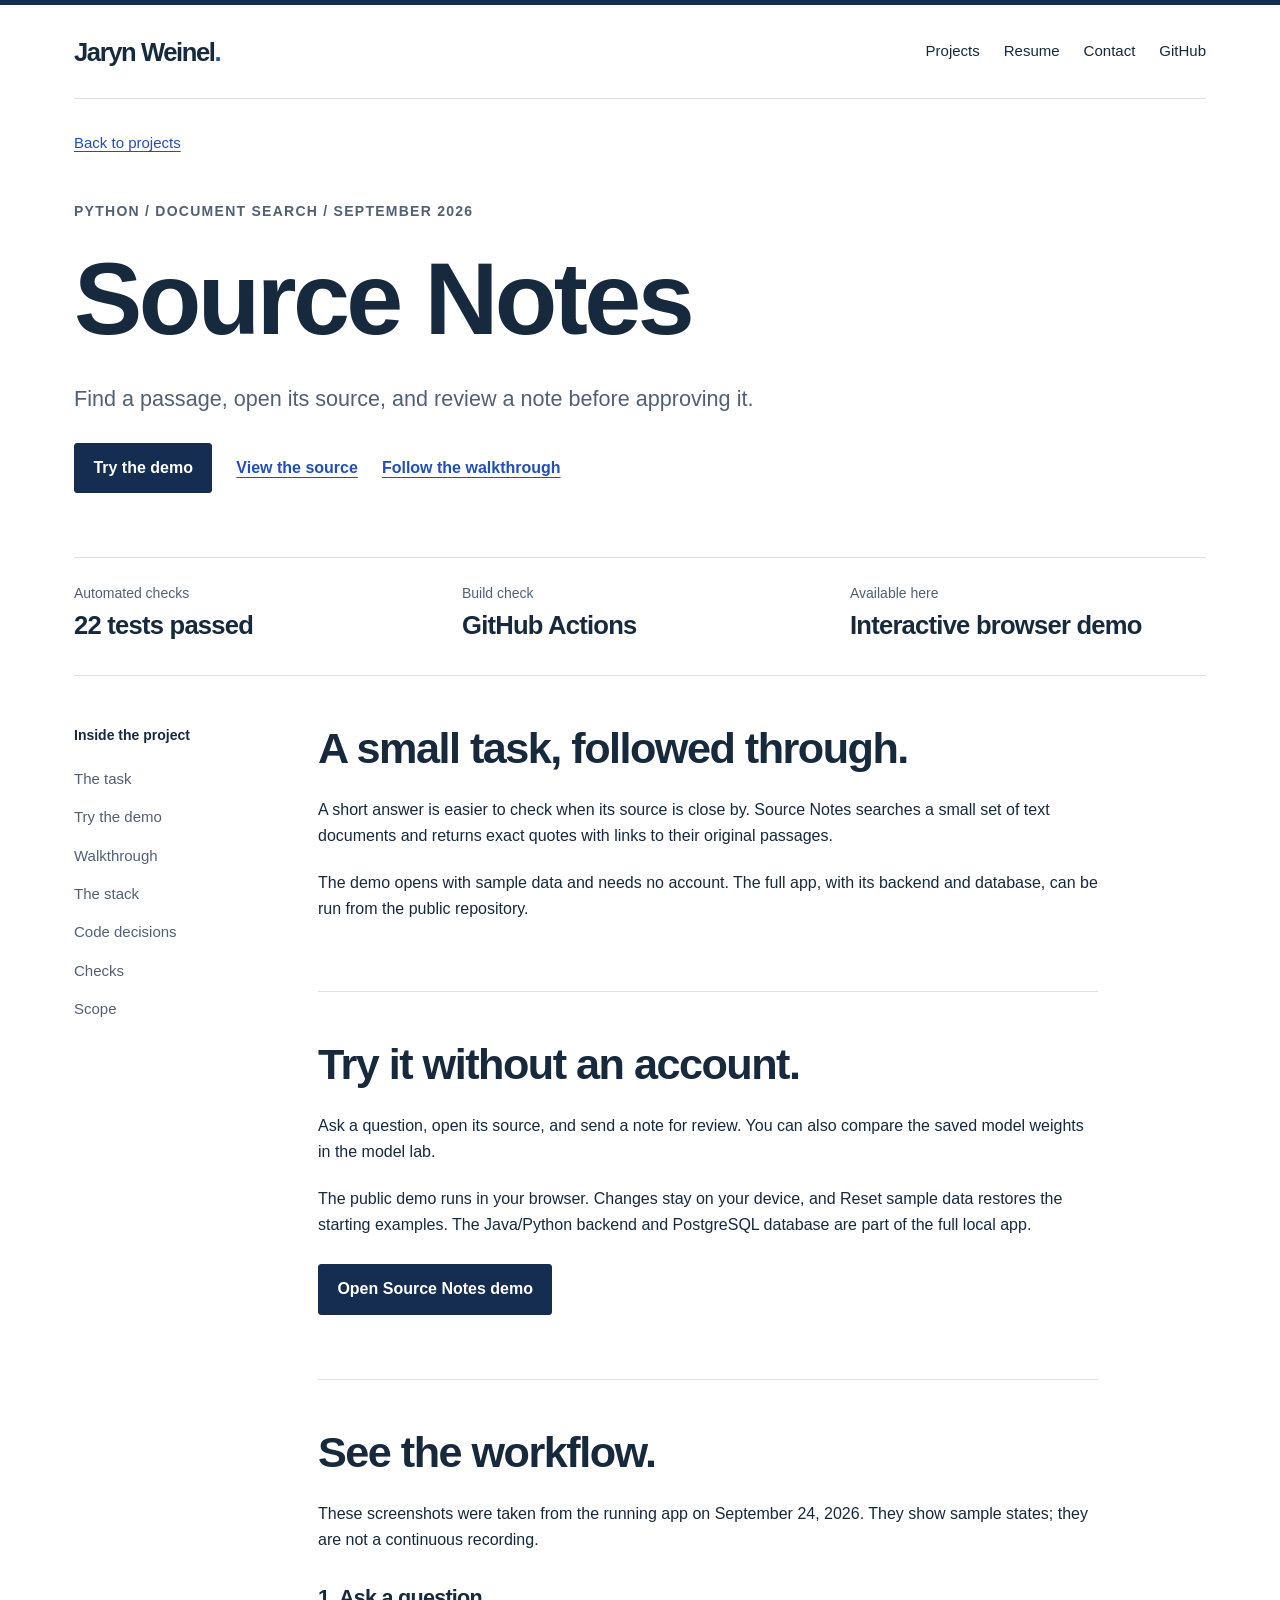
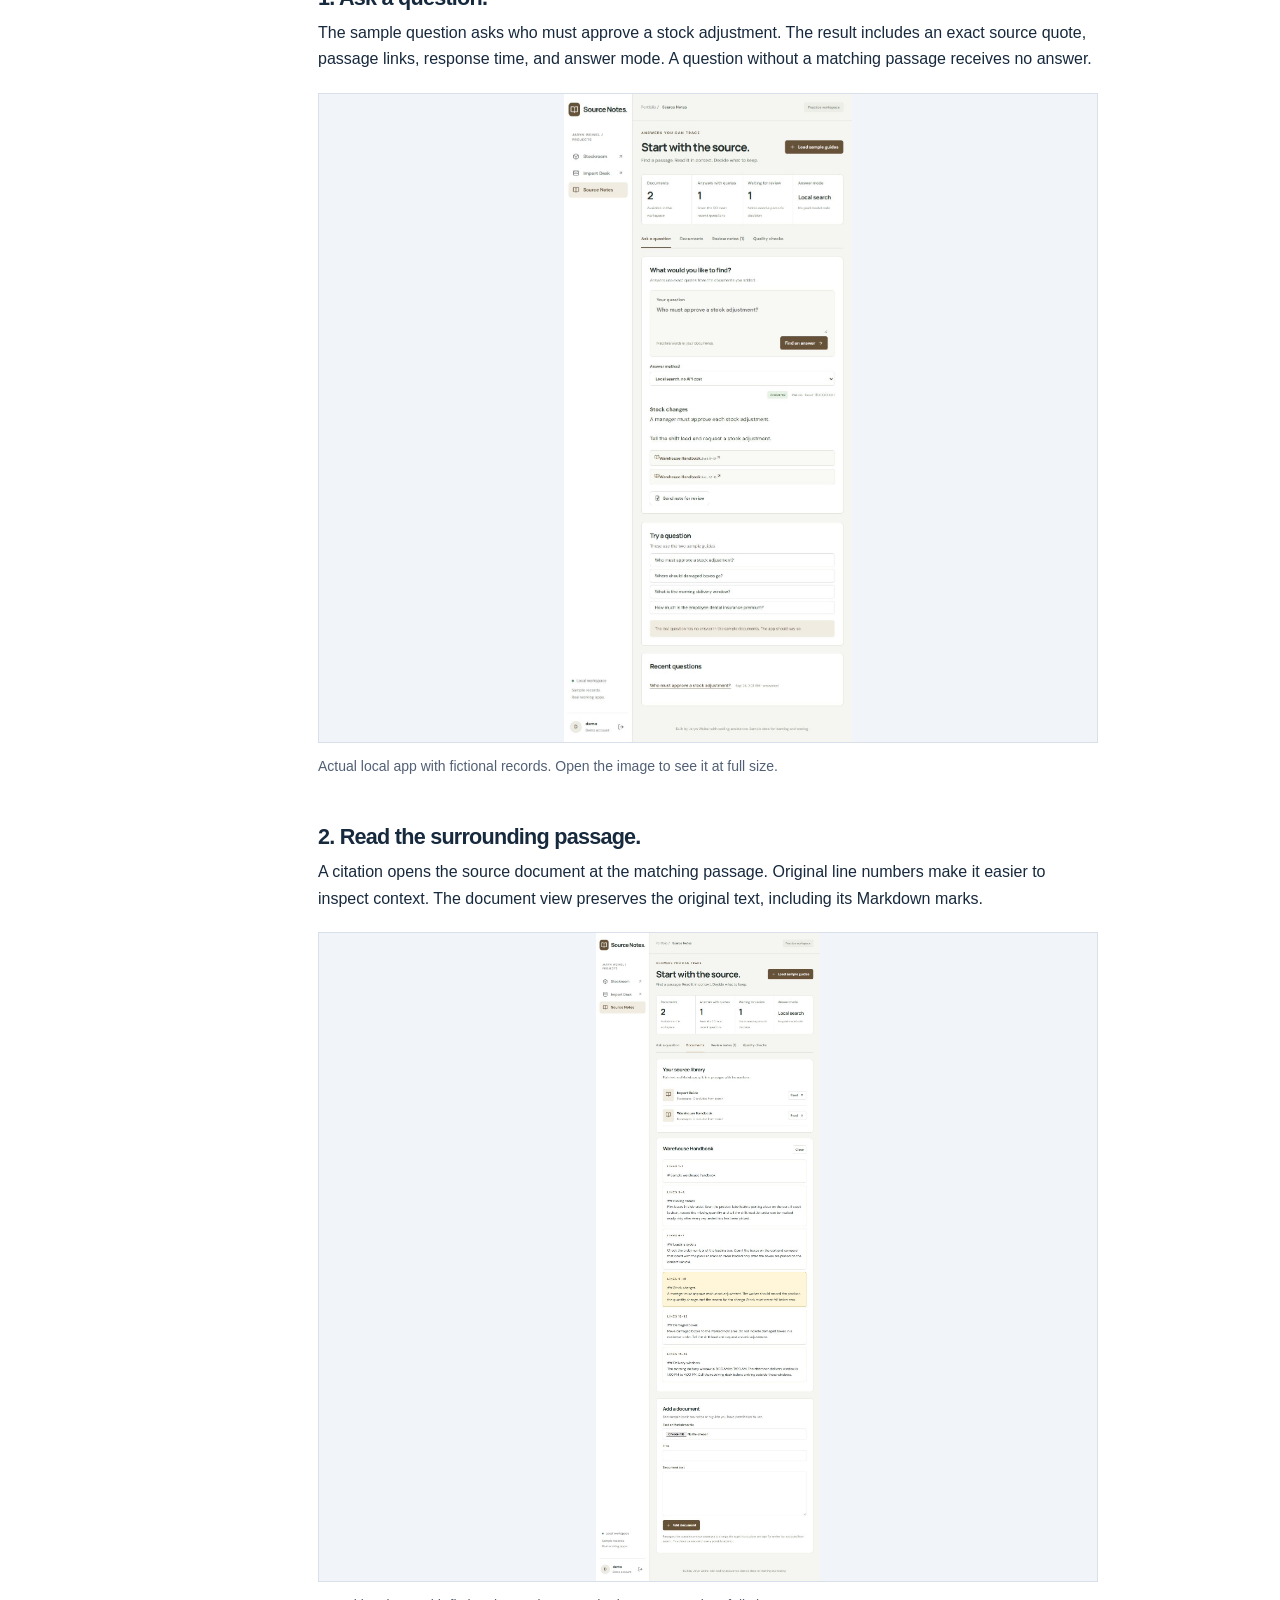
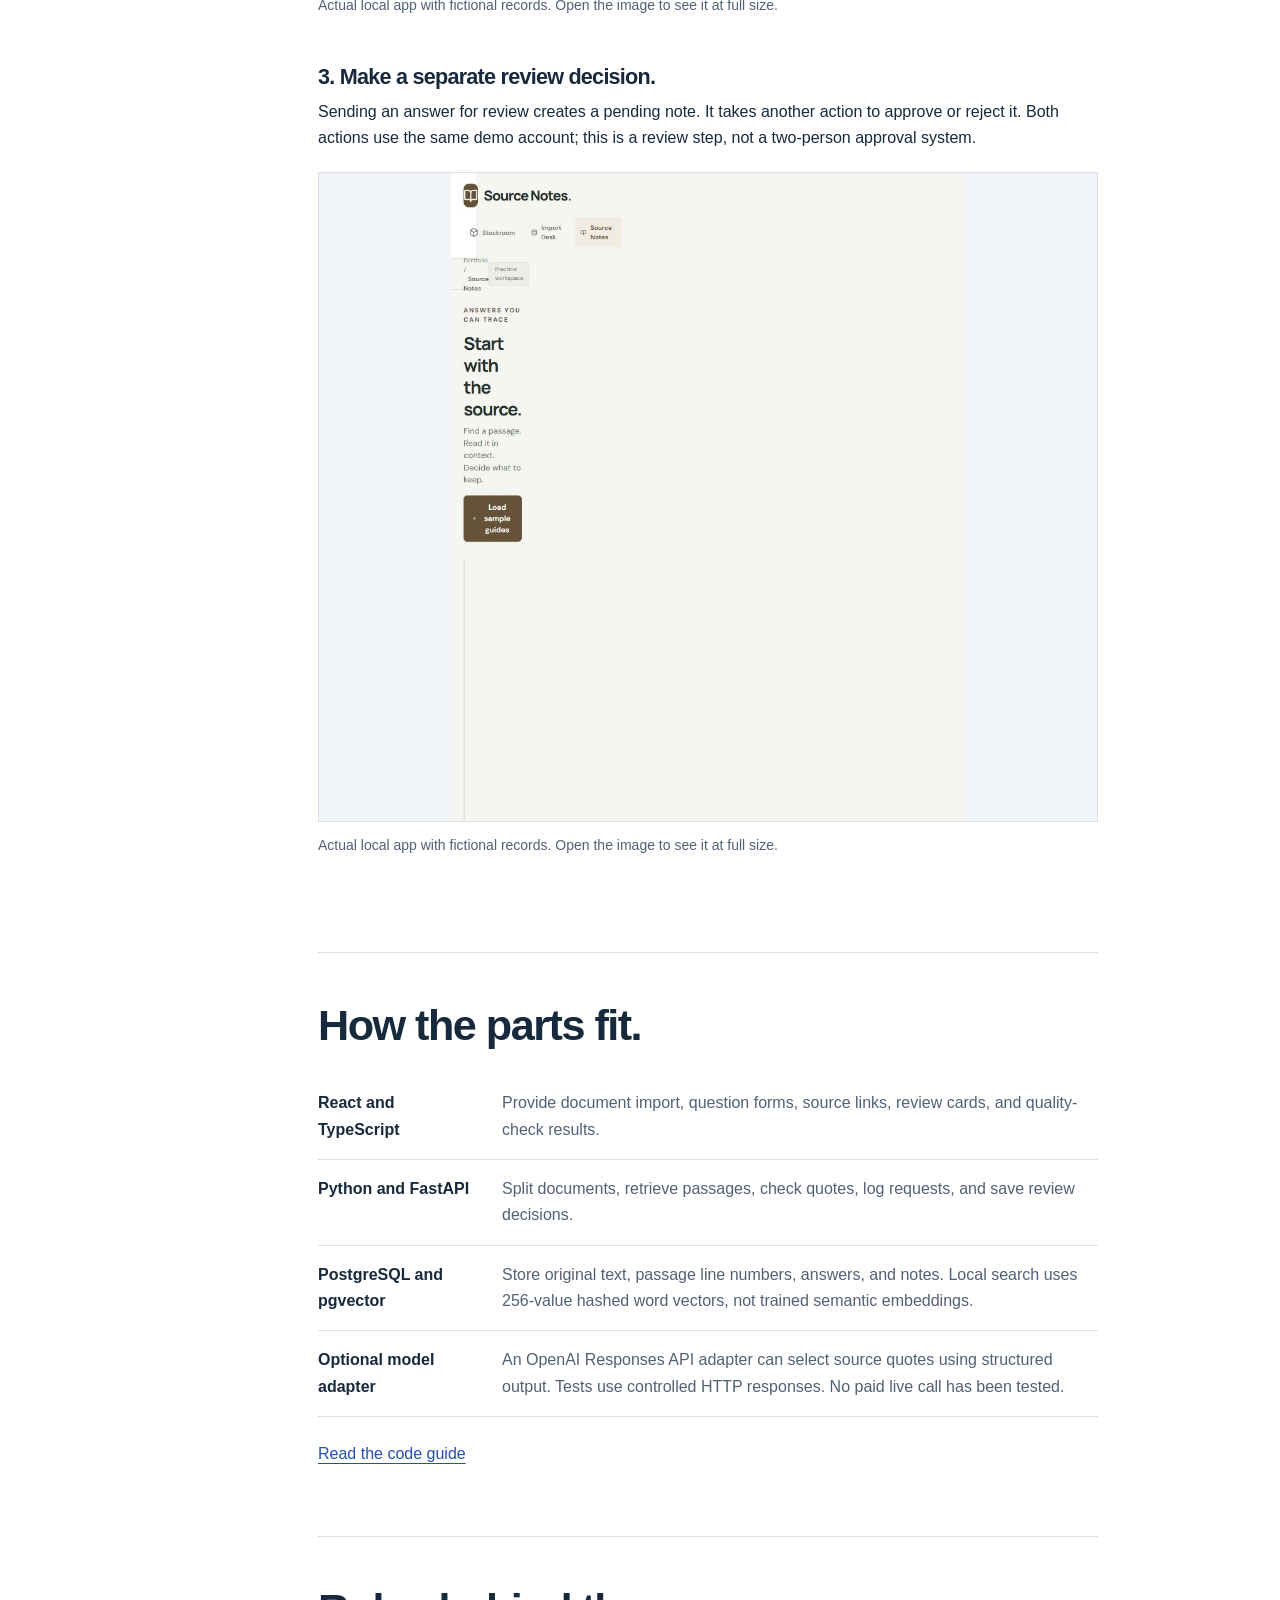
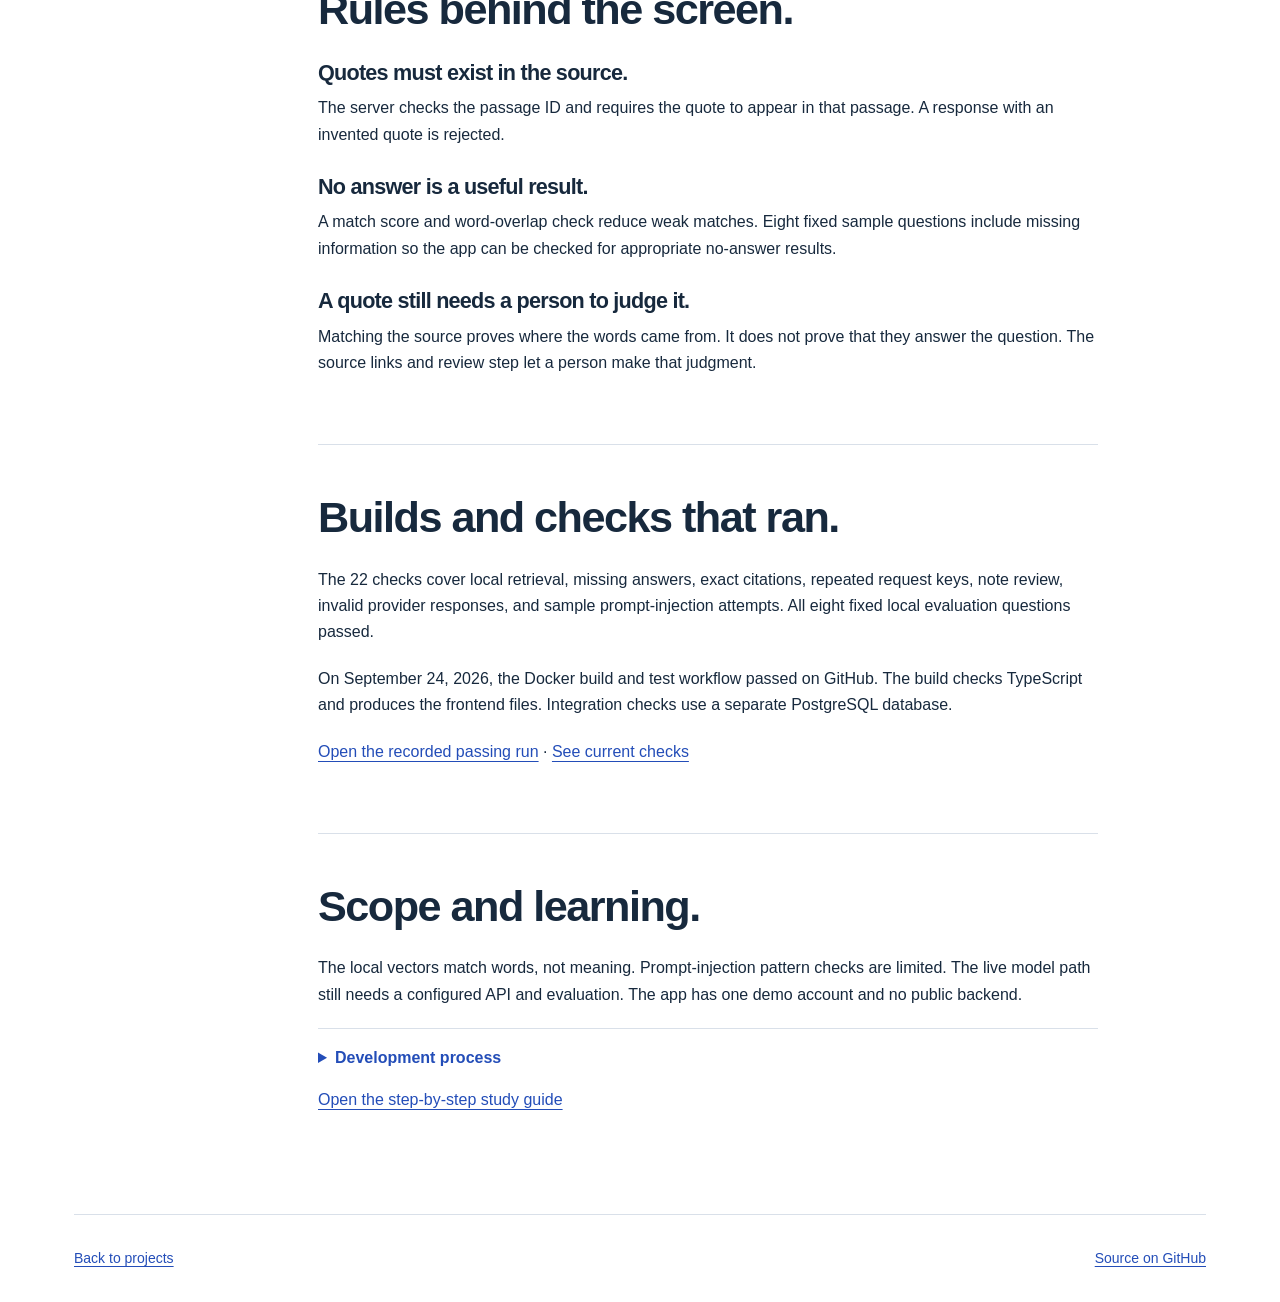
<file: projects/source-notes/index.html>
<!doctype html>
<html lang="en"><head><meta charset="utf-8"><meta name="viewport" content="width=device-width, initial-scale=1"><meta name="description" content="Find a passage, open its source, and review a note before approving it."><meta name="theme-color" content="#142d50"><title>Source Notes | Jaryn Weinel</title><link rel="stylesheet" href="../../assets/site.css"></head>
<body><a class="skip-link" href="#main">Skip to content</a><div class="page-shell">
<header class="site-header"><a class="wordmark" href="../../">Jaryn Weinel<span aria-hidden="true">.</span></a><nav aria-label="Main navigation"><a href="../../#projects">Projects</a><a href="../../#resume">Resume</a><a href="../../#contact">Contact</a><a href="https://github.com/Jaryn2/source-notes">GitHub</a></nav></header>
<main id="main"><a class="breadcrumb" href="../../#projects">Back to projects</a><div class="project-intro"><p class="eyebrow">Python / Document search / September 2026</p><h1>Source Notes</h1><p class="intro-copy">Find a passage, open its source, and review a note before approving it.</p><div class="actions"><a class="button" href="demo/">Try the demo</a><a class="text-link" href="https://github.com/Jaryn2/source-notes">View the source</a><a class="text-link" href="#walkthrough">Follow the walkthrough</a></div></div>
<dl class="facts" aria-label="Project facts"><div><dt>Automated checks</dt><dd>22 tests passed</dd></div><div><dt>Build check</dt><dd>GitHub Actions</dd></div><div><dt>Available here</dt><dd>Interactive browser demo</dd></div></dl>
<div class="project-layout"><aside class="project-nav"><p>Inside the project</p><nav aria-label="On this page"><a href="#overview">The task</a><a href="#demo">Try the demo</a><a href="#walkthrough">Walkthrough</a><a href="#stack">The stack</a><a href="#decisions">Code decisions</a><a href="#checks">Checks</a><a href="#scope">Scope</a></nav></aside><div class="project-body">
<section id="overview"><h2>A small task, followed through.</h2><p>A short answer is easier to check when its source is close by. Source Notes searches a small set of text documents and returns exact quotes with links to their original passages.</p><p>The demo opens with sample data and needs no account. The full app, with its backend and database, can be run from the public repository.</p></section>
<section id="demo"><h2>Try it without an account.</h2><p>Ask a question, open its source, and send a note for review. You can also compare the saved model weights in the model lab.</p><p>The public demo runs in your browser. Changes stay on your device, and Reset sample data restores the starting examples. The Java/Python backend and PostgreSQL database are part of the full local app.</p><div class="actions"><a class="button" href="demo/">Open Source Notes demo</a></div></section>
<section id="walkthrough"><h2>See the workflow.</h2><p>These screenshots were taken from the running app on September 24, 2026. They show sample states; they are not a continuous recording.</p><article class="walkthrough-step"><h3>1. Ask a question.</h3><p>The sample question asks who must approve a stock adjustment. The result includes an exact source quote, passage links, response time, and answer mode. A question without a matching passage receives no answer.</p><figure><a href="../../assets/career-projects/source-notes-answer.png"><img class="walkthrough-image" src="../../assets/career-projects/source-notes-answer.png" loading="lazy" alt="Source Notes: Ask a question."></a><figcaption>Actual local app with fictional records. Open the image to see it at full size.</figcaption></figure></article><article class="walkthrough-step"><h3>2. Read the surrounding passage.</h3><p>A citation opens the source document at the matching passage. Original line numbers make it easier to inspect context. The document view preserves the original text, including its Markdown marks.</p><figure><a href="../../assets/career-projects/source-notes-source.png"><img class="walkthrough-image" src="../../assets/career-projects/source-notes-source.png" loading="lazy" alt="Source Notes: Read the surrounding passage."></a><figcaption>Actual local app with fictional records. Open the image to see it at full size.</figcaption></figure></article><article class="walkthrough-step"><h3>3. Make a separate review decision.</h3><p>Sending an answer for review creates a pending note. It takes another action to approve or reject it. Both actions use the same demo account; this is a review step, not a two-person approval system.</p><figure><a href="../../assets/career-projects/source-notes-review.png"><img class="walkthrough-image" src="../../assets/career-projects/source-notes-review.png" loading="lazy" alt="Source Notes: Make a separate review decision."></a><figcaption>Actual local app with fictional records. Open the image to see it at full size.</figcaption></figure></article></section>
<section id="stack"><h2>How the parts fit.</h2><dl class="stack-list"><div><dt>React and TypeScript</dt><dd>Provide document import, question forms, source links, review cards, and quality-check results.</dd></div><div><dt>Python and FastAPI</dt><dd>Split documents, retrieve passages, check quotes, log requests, and save review decisions.</dd></div><div><dt>PostgreSQL and pgvector</dt><dd>Store original text, passage line numbers, answers, and notes. Local search uses 256-value hashed word vectors, not trained semantic embeddings.</dd></div><div><dt>Optional model adapter</dt><dd>An OpenAI Responses API adapter can select source quotes using structured output. Tests use controlled HTTP responses. No paid live call has been tested.</dd></div></dl><p class="guide-link"><a href="https://github.com/Jaryn2/source-notes/blob/codex/initial-release/GUIDE.md">Read the code guide</a></p></section>
<section id="decisions"><h2>Rules behind the screen.</h2><h3>Quotes must exist in the source.</h3><p>The server checks the passage ID and requires the quote to appear in that passage. A response with an invented quote is rejected.</p><h3>No answer is a useful result.</h3><p>A match score and word-overlap check reduce weak matches. Eight fixed sample questions include missing information so the app can be checked for appropriate no-answer results.</p><h3>A quote still needs a person to judge it.</h3><p>Matching the source proves where the words came from. It does not prove that they answer the question. The source links and review step let a person make that judgment.</p></section>
<section id="checks"><h2>Builds and checks that ran.</h2><p>The 22 checks cover local retrieval, missing answers, exact citations, repeated request keys, note review, invalid provider responses, and sample prompt-injection attempts. All eight fixed local evaluation questions passed.</p><p>On September 24, 2026, the Docker build and test workflow passed on GitHub. The build checks TypeScript and produces the frontend files. Integration checks use a separate PostgreSQL database.</p><p><a href="https://github.com/Jaryn2/source-notes/actions/runs/36030739505">Open the recorded passing run</a> · <a href="https://github.com/Jaryn2/source-notes/actions/workflows/check.yml">See current checks</a></p></section>
<section id="scope"><h2>Scope and learning.</h2><p>The local vectors match words, not meaning. Prompt-injection pattern checks are limited. The live model path still needs a configured API and evaluation. The app has one demo account and no public backend.</p><details><summary>Development process</summary><p>I used LLM help with implementation, tests, documentation, and explanations of tools I was learning. The code guides follow each request through the app so I can study the decisions and practice explaining them. These are personal projects, separate from my warehouse jobs.</p></details><p><a href="https://github.com/Jaryn2/source-notes/blob/codex/initial-release/docs/LEARNING.md">Open the step-by-step study guide</a></p></section>
</div></div></main><footer class="site-footer"><a href="../../#projects">Back to projects</a><a href="https://github.com/Jaryn2/source-notes">Source on GitHub</a></footer></div></body></html>
</file>
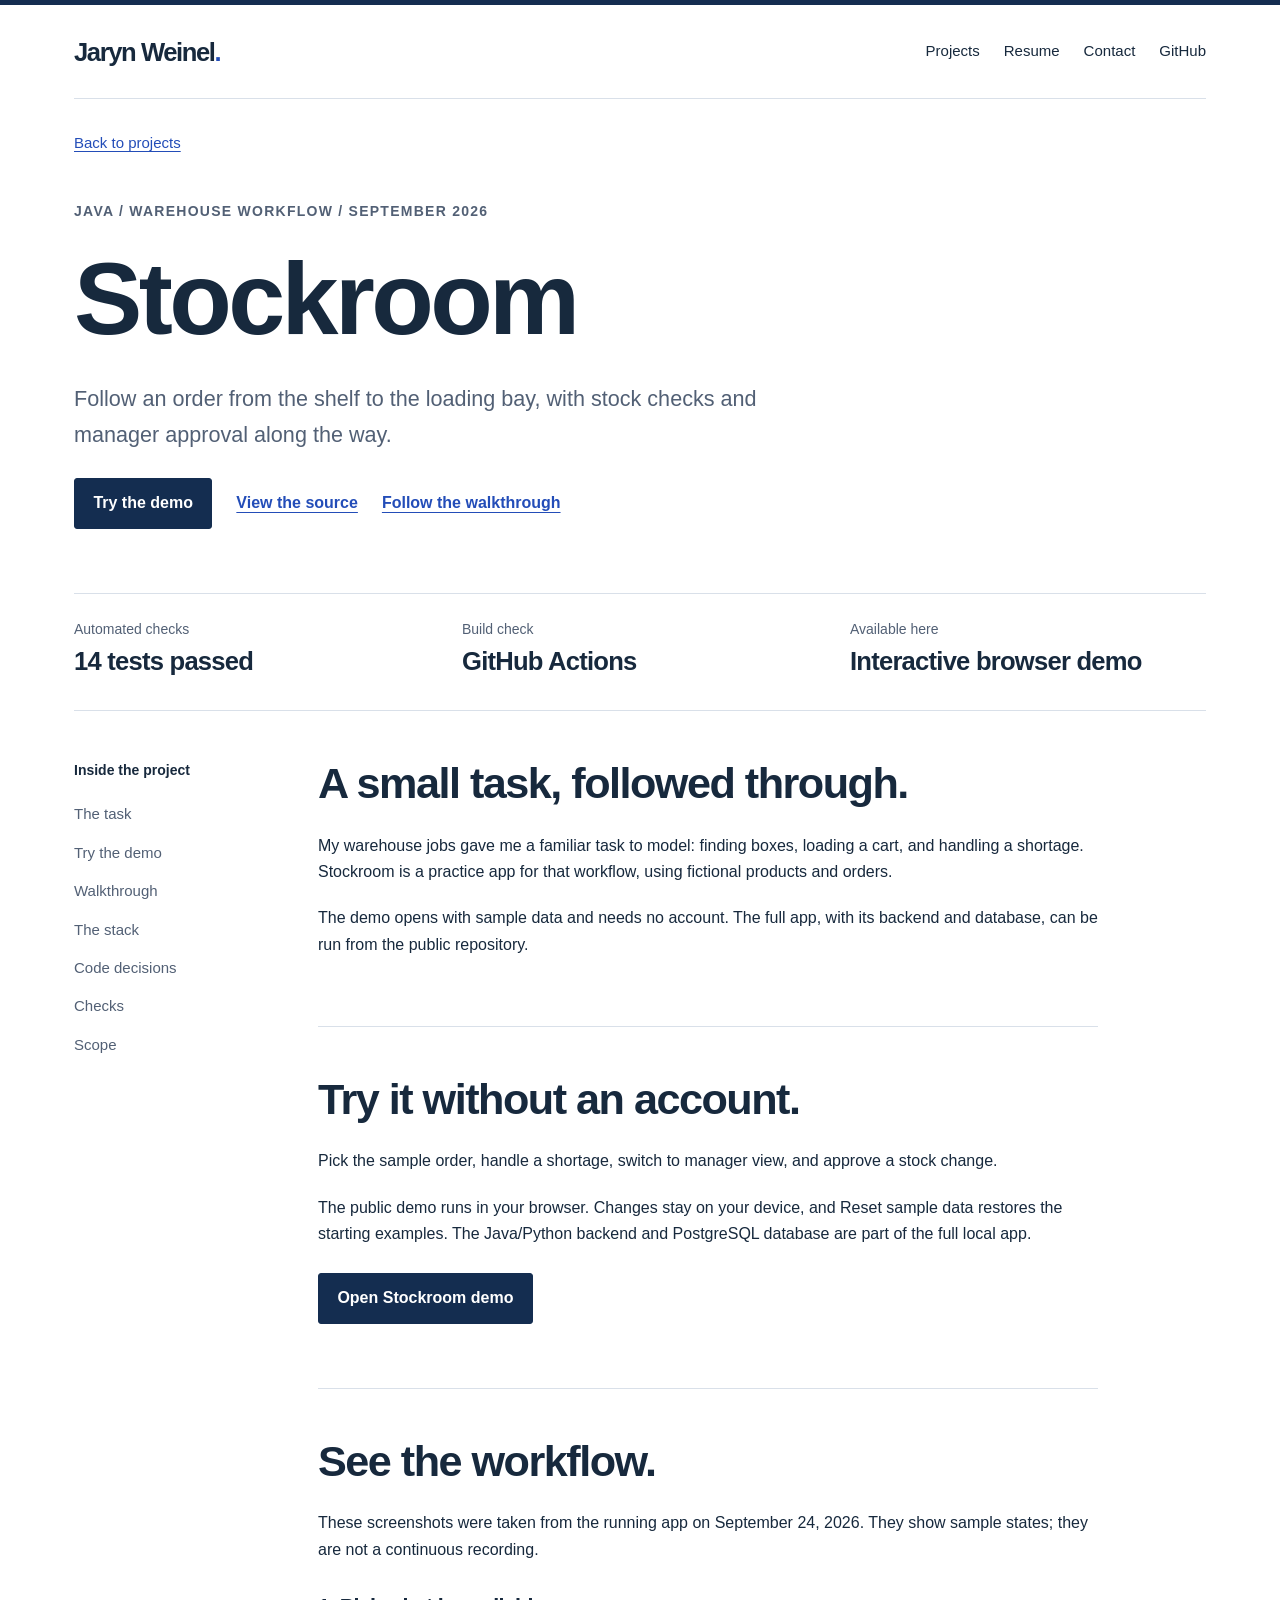
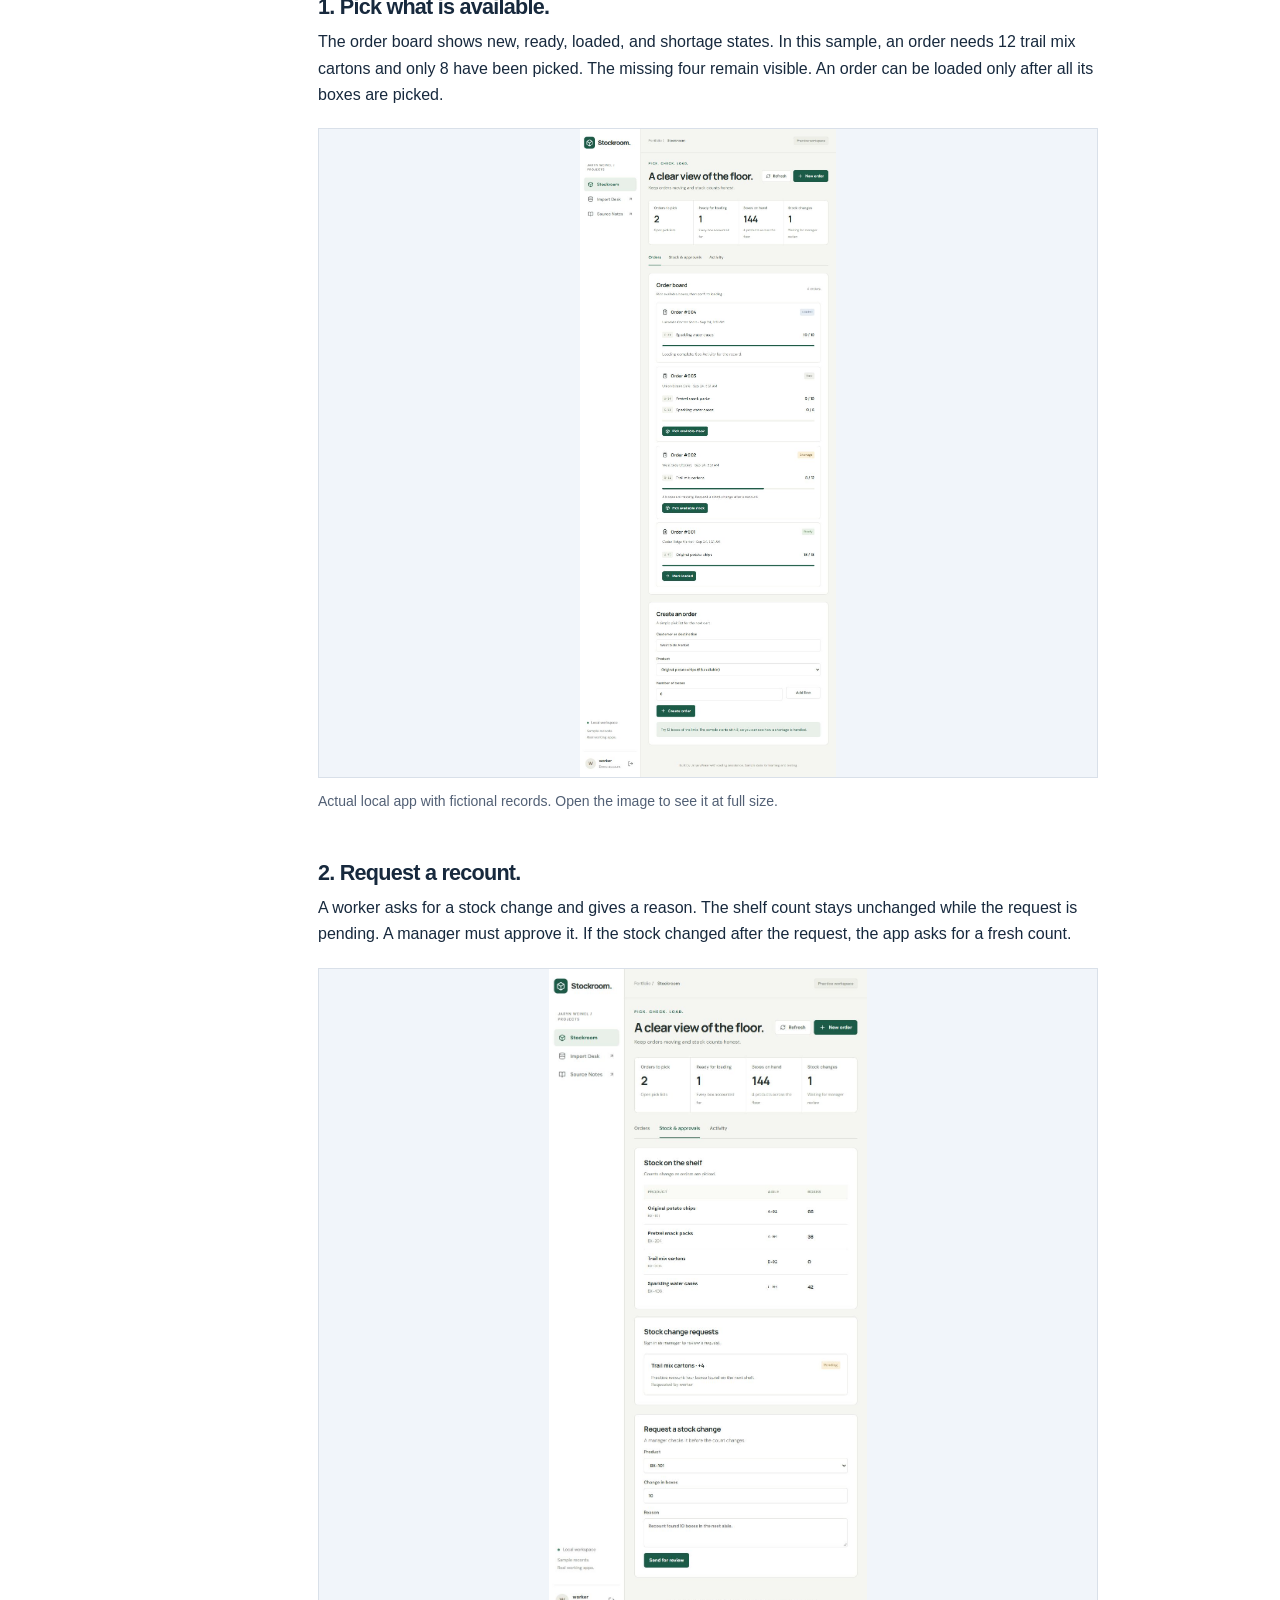
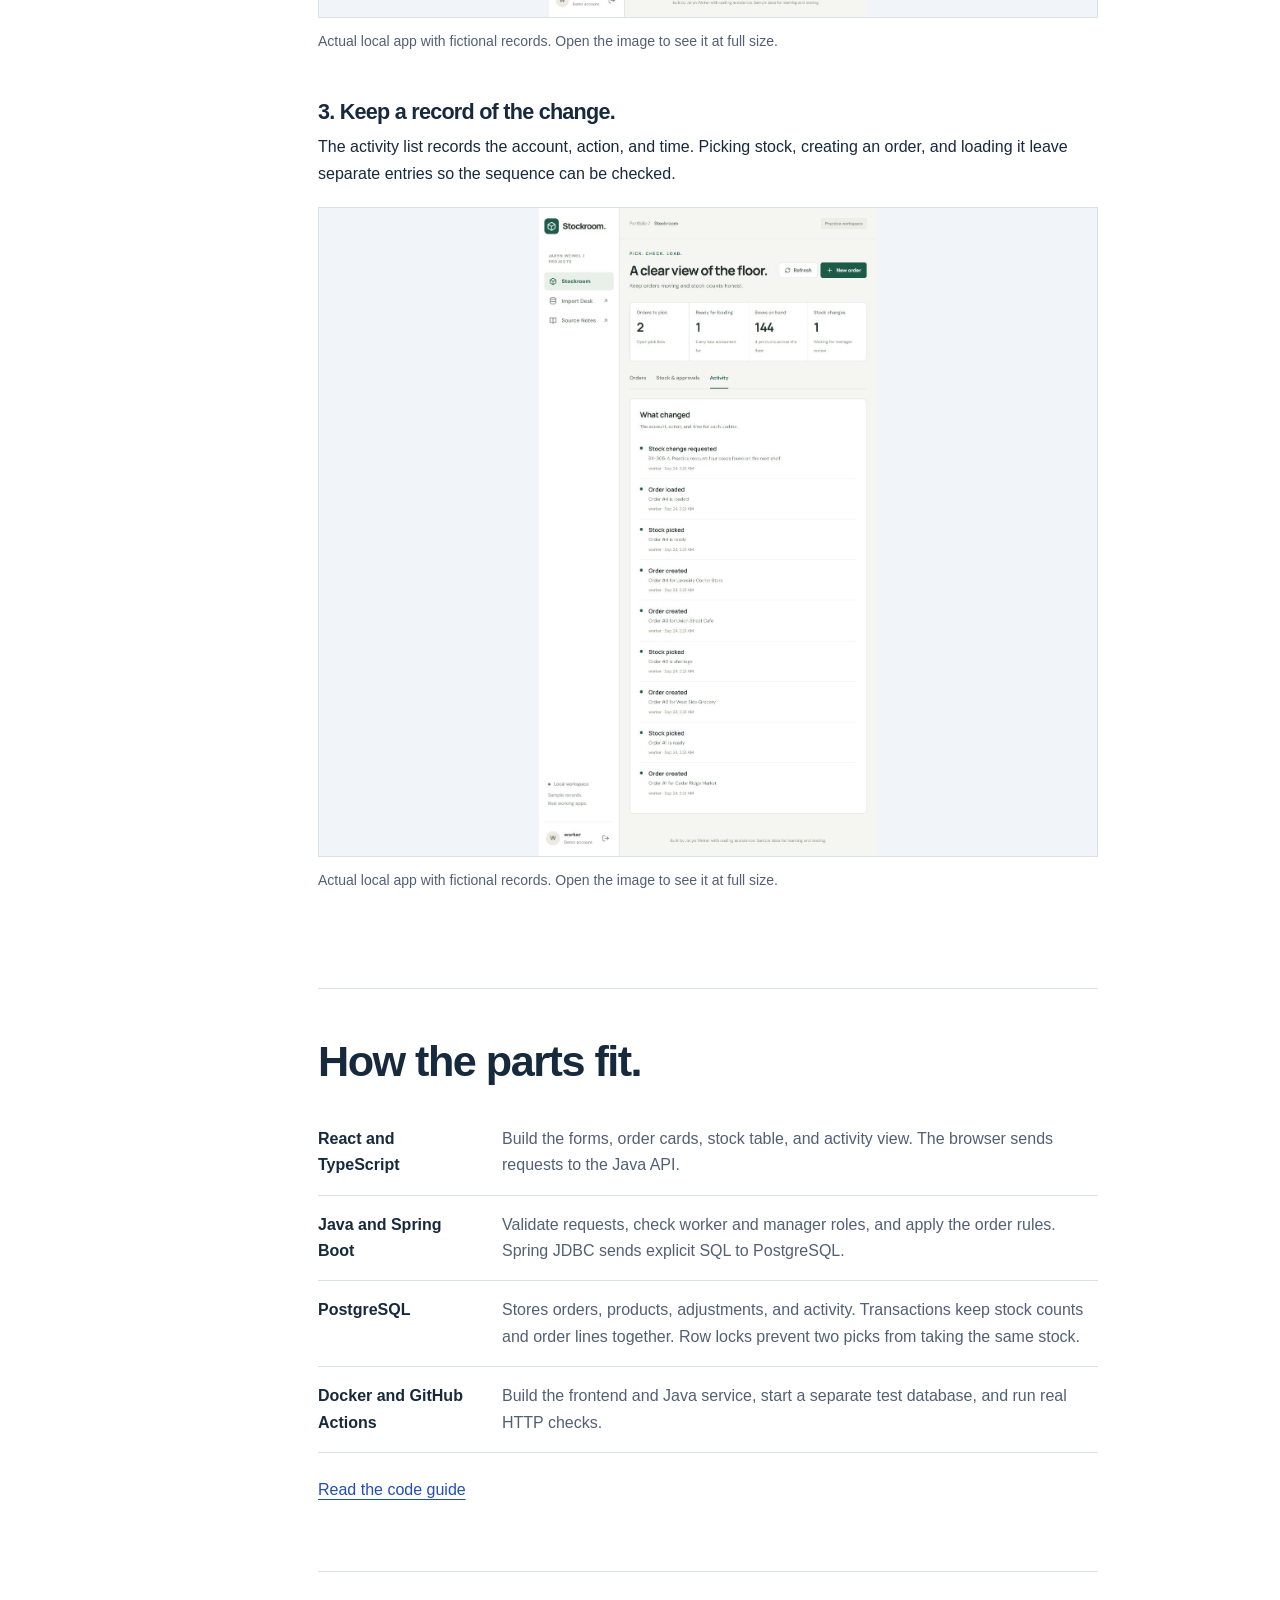
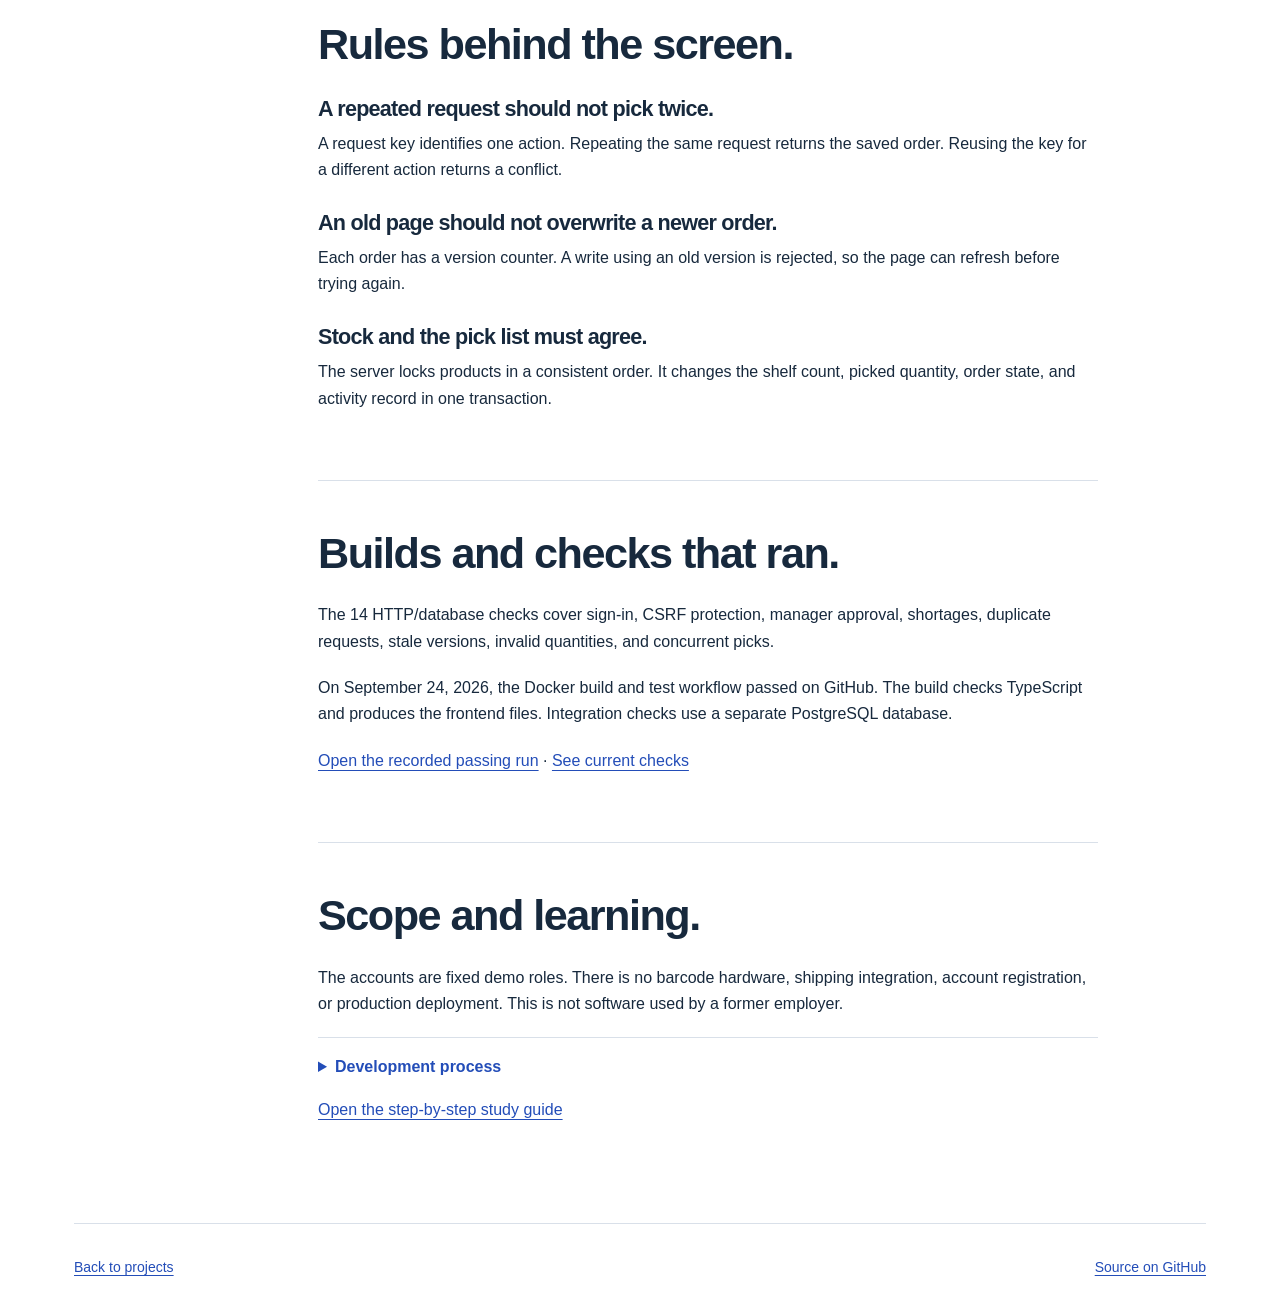
<file: projects/stockroom/index.html>
<!doctype html>
<html lang="en"><head><meta charset="utf-8"><meta name="viewport" content="width=device-width, initial-scale=1"><meta name="description" content="Follow an order from the shelf to the loading bay, with stock checks and manager approval along the way."><meta name="theme-color" content="#142d50"><title>Stockroom | Jaryn Weinel</title><link rel="stylesheet" href="../../assets/site.css"></head>
<body><a class="skip-link" href="#main">Skip to content</a><div class="page-shell">
<header class="site-header"><a class="wordmark" href="../../">Jaryn Weinel<span aria-hidden="true">.</span></a><nav aria-label="Main navigation"><a href="../../#projects">Projects</a><a href="../../#resume">Resume</a><a href="../../#contact">Contact</a><a href="https://github.com/Jaryn2/stockroom">GitHub</a></nav></header>
<main id="main"><a class="breadcrumb" href="../../#projects">Back to projects</a><div class="project-intro"><p class="eyebrow">Java / Warehouse workflow / September 2026</p><h1>Stockroom</h1><p class="intro-copy">Follow an order from the shelf to the loading bay, with stock checks and manager approval along the way.</p><div class="actions"><a class="button" href="demo/">Try the demo</a><a class="text-link" href="https://github.com/Jaryn2/stockroom">View the source</a><a class="text-link" href="#walkthrough">Follow the walkthrough</a></div></div>
<dl class="facts" aria-label="Project facts"><div><dt>Automated checks</dt><dd>14 tests passed</dd></div><div><dt>Build check</dt><dd>GitHub Actions</dd></div><div><dt>Available here</dt><dd>Interactive browser demo</dd></div></dl>
<div class="project-layout"><aside class="project-nav"><p>Inside the project</p><nav aria-label="On this page"><a href="#overview">The task</a><a href="#demo">Try the demo</a><a href="#walkthrough">Walkthrough</a><a href="#stack">The stack</a><a href="#decisions">Code decisions</a><a href="#checks">Checks</a><a href="#scope">Scope</a></nav></aside><div class="project-body">
<section id="overview"><h2>A small task, followed through.</h2><p>My warehouse jobs gave me a familiar task to model: finding boxes, loading a cart, and handling a shortage. Stockroom is a practice app for that workflow, using fictional products and orders.</p><p>The demo opens with sample data and needs no account. The full app, with its backend and database, can be run from the public repository.</p></section>
<section id="demo"><h2>Try it without an account.</h2><p>Pick the sample order, handle a shortage, switch to manager view, and approve a stock change.</p><p>The public demo runs in your browser. Changes stay on your device, and Reset sample data restores the starting examples. The Java/Python backend and PostgreSQL database are part of the full local app.</p><div class="actions"><a class="button" href="demo/">Open Stockroom demo</a></div></section>
<section id="walkthrough"><h2>See the workflow.</h2><p>These screenshots were taken from the running app on September 24, 2026. They show sample states; they are not a continuous recording.</p><article class="walkthrough-step"><h3>1. Pick what is available.</h3><p>The order board shows new, ready, loaded, and shortage states. In this sample, an order needs 12 trail mix cartons and only 8 have been picked. The missing four remain visible. An order can be loaded only after all its boxes are picked.</p><figure><a href="../../assets/career-projects/stockroom-orders.png"><img class="walkthrough-image" src="../../assets/career-projects/stockroom-orders.png" loading="lazy" alt="Stockroom: Pick what is available."></a><figcaption>Actual local app with fictional records. Open the image to see it at full size.</figcaption></figure></article><article class="walkthrough-step"><h3>2. Request a recount.</h3><p>A worker asks for a stock change and gives a reason. The shelf count stays unchanged while the request is pending. A manager must approve it. If the stock changed after the request, the app asks for a fresh count.</p><figure><a href="../../assets/career-projects/stockroom-approvals.png"><img class="walkthrough-image" src="../../assets/career-projects/stockroom-approvals.png" loading="lazy" alt="Stockroom: Request a recount."></a><figcaption>Actual local app with fictional records. Open the image to see it at full size.</figcaption></figure></article><article class="walkthrough-step"><h3>3. Keep a record of the change.</h3><p>The activity list records the account, action, and time. Picking stock, creating an order, and loading it leave separate entries so the sequence can be checked.</p><figure><a href="../../assets/career-projects/stockroom-activity.png"><img class="walkthrough-image" src="../../assets/career-projects/stockroom-activity.png" loading="lazy" alt="Stockroom: Keep a record of the change."></a><figcaption>Actual local app with fictional records. Open the image to see it at full size.</figcaption></figure></article></section>
<section id="stack"><h2>How the parts fit.</h2><dl class="stack-list"><div><dt>React and TypeScript</dt><dd>Build the forms, order cards, stock table, and activity view. The browser sends requests to the Java API.</dd></div><div><dt>Java and Spring Boot</dt><dd>Validate requests, check worker and manager roles, and apply the order rules. Spring JDBC sends explicit SQL to PostgreSQL.</dd></div><div><dt>PostgreSQL</dt><dd>Stores orders, products, adjustments, and activity. Transactions keep stock counts and order lines together. Row locks prevent two picks from taking the same stock.</dd></div><div><dt>Docker and GitHub Actions</dt><dd>Build the frontend and Java service, start a separate test database, and run real HTTP checks.</dd></div></dl><p class="guide-link"><a href="https://github.com/Jaryn2/stockroom/blob/codex/initial-release/GUIDE.md">Read the code guide</a></p></section>
<section id="decisions"><h2>Rules behind the screen.</h2><h3>A repeated request should not pick twice.</h3><p>A request key identifies one action. Repeating the same request returns the saved order. Reusing the key for a different action returns a conflict.</p><h3>An old page should not overwrite a newer order.</h3><p>Each order has a version counter. A write using an old version is rejected, so the page can refresh before trying again.</p><h3>Stock and the pick list must agree.</h3><p>The server locks products in a consistent order. It changes the shelf count, picked quantity, order state, and activity record in one transaction.</p></section>
<section id="checks"><h2>Builds and checks that ran.</h2><p>The 14 HTTP/database checks cover sign-in, CSRF protection, manager approval, shortages, duplicate requests, stale versions, invalid quantities, and concurrent picks.</p><p>On September 24, 2026, the Docker build and test workflow passed on GitHub. The build checks TypeScript and produces the frontend files. Integration checks use a separate PostgreSQL database.</p><p><a href="https://github.com/Jaryn2/stockroom/actions/runs/36030715926">Open the recorded passing run</a> · <a href="https://github.com/Jaryn2/stockroom/actions/workflows/check.yml">See current checks</a></p></section>
<section id="scope"><h2>Scope and learning.</h2><p>The accounts are fixed demo roles. There is no barcode hardware, shipping integration, account registration, or production deployment. This is not software used by a former employer.</p><details><summary>Development process</summary><p>I used LLM help with implementation, tests, documentation, and explanations of tools I was learning. The code guides follow each request through the app so I can study the decisions and practice explaining them. These are personal projects, separate from my warehouse jobs.</p></details><p><a href="https://github.com/Jaryn2/stockroom/blob/codex/initial-release/docs/LEARNING.md">Open the step-by-step study guide</a></p></section>
</div></div></main><footer class="site-footer"><a href="../../#projects">Back to projects</a><a href="https://github.com/Jaryn2/stockroom">Source on GitHub</a></footer></div></body></html>
</file>
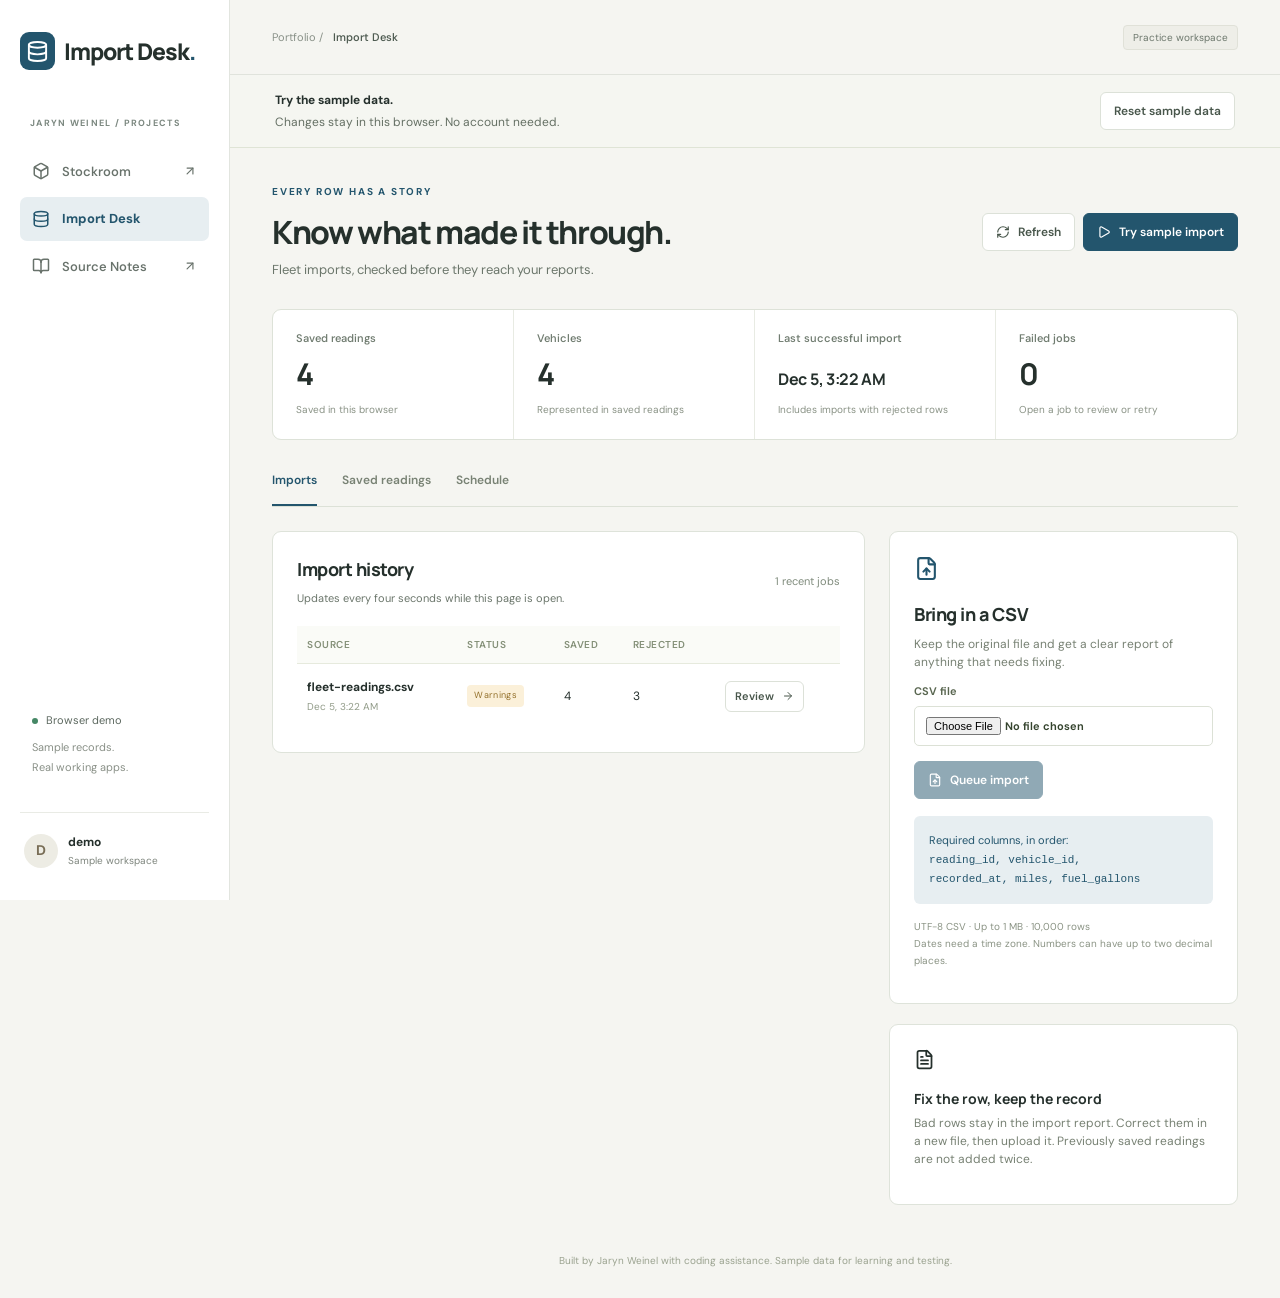
<file: projects/import-desk/demo/index.html>
<!doctype html>
<html lang="en"><head><meta charset="UTF-8"/><meta name="viewport" content="width=device-width, initial-scale=1.0"/><meta name="theme-color" content="#f5f5f1"/><title>Import Desk | Jaryn Weinel</title>  <script type="module" crossorigin src="./assets/index-Bno4Do4l.js"></script>
  <link rel="stylesheet" crossorigin href="./assets/index-grXnLEG_.css">
</head><body><div id="root"></div></body></html>
</file>
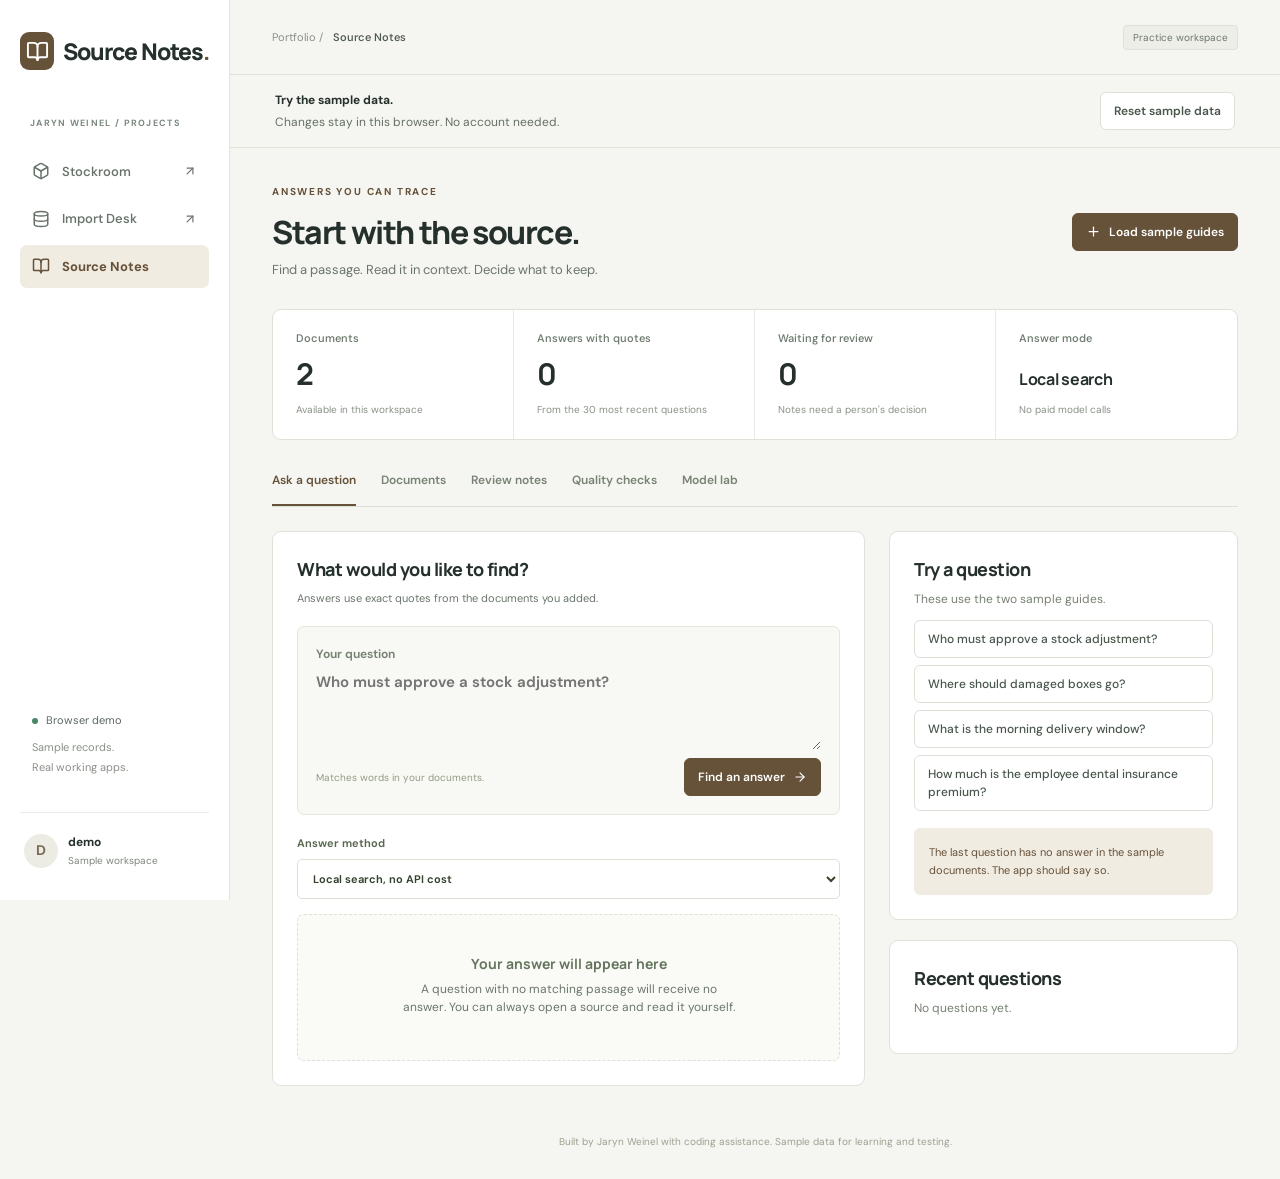
<file: projects/source-notes/demo/index.html>
<!doctype html>
<html lang="en"><head><meta charset="UTF-8"/><meta name="viewport" content="width=device-width, initial-scale=1.0"/><meta name="theme-color" content="#f5f5f1"/><title>Source Notes | Jaryn Weinel</title>  <script type="module" crossorigin src="./assets/index-HV_KeH_t.js"></script>
  <link rel="stylesheet" crossorigin href="./assets/index-CLxICFGQ.css">
</head><body><div id="root"></div></body></html>
</file>
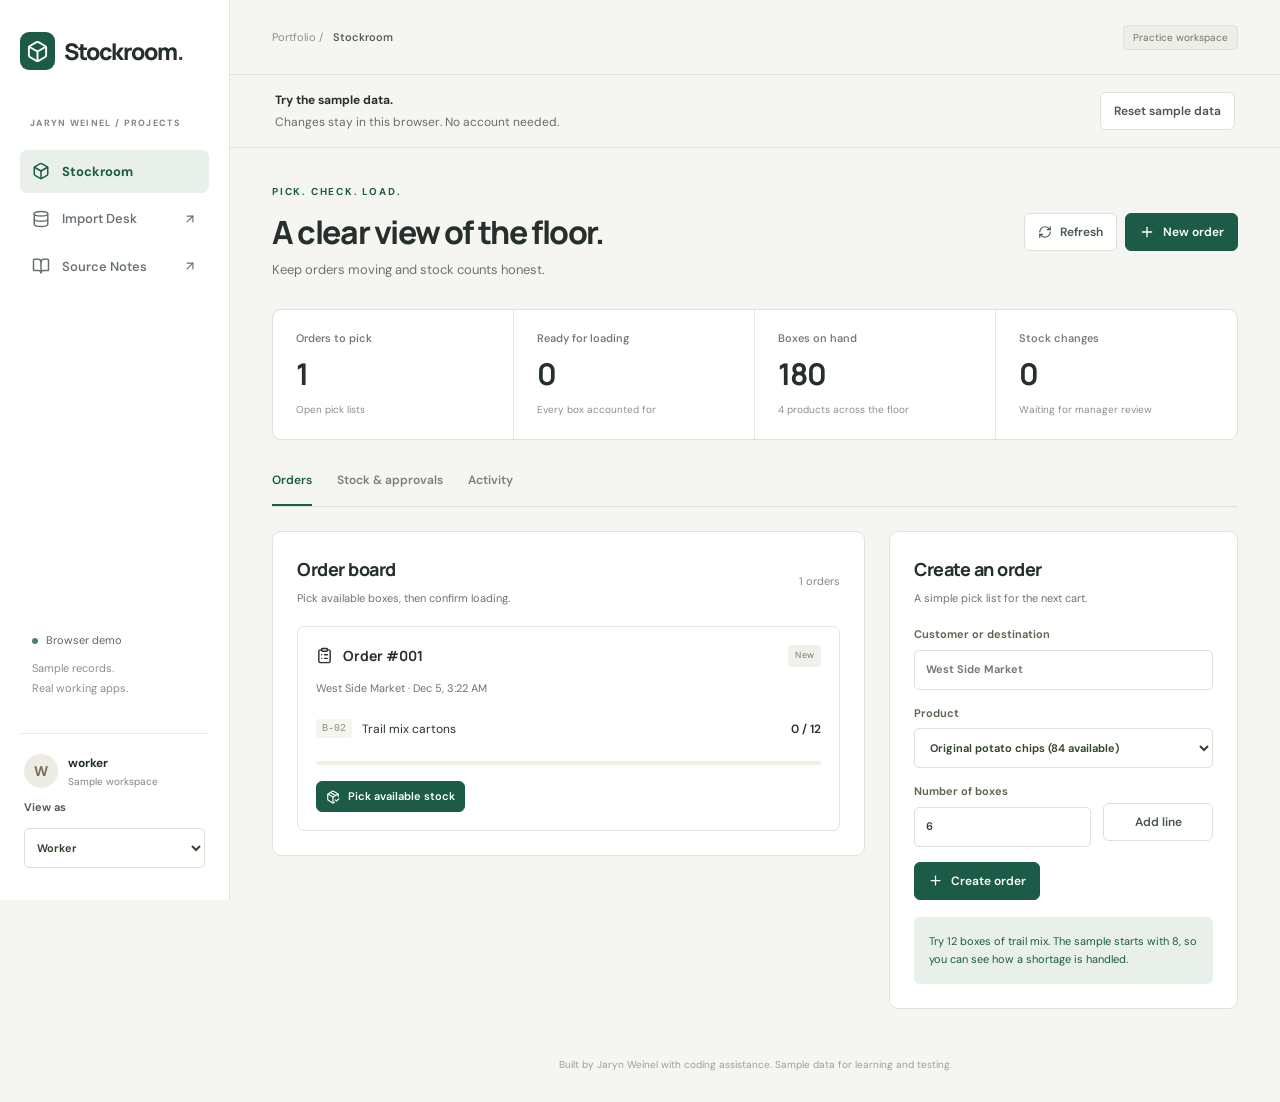
<file: projects/stockroom/demo/index.html>
<!doctype html>
<html lang="en"><head><meta charset="UTF-8"/><meta name="viewport" content="width=device-width, initial-scale=1.0"/><meta name="theme-color" content="#f5f5f1"/><title>Stockroom | Jaryn Weinel</title>  <script type="module" crossorigin src="./assets/index-TN7C65T6.js"></script>
  <link rel="stylesheet" crossorigin href="./assets/index-grXnLEG_.css">
</head><body><div id="root"></div></body></html>
</file>
<file: assets/site.css>
/* Shared colors and spacing keep the project pages consistent. */
:root {
  color-scheme: light;
  --ink: #17293d;
  --muted: #526075;
  --accent: #234db8;
  --navy: #142d50;
  --line: #d9e0e9;
  --paper: #ffffff;
  --wash: #f1f5fa;
  font-family: Inter, "Segoe UI", Arial, sans-serif;
  font-synthesis: none;
  line-height: 1.65;
  color: var(--ink);
  background: var(--paper);
}
* { box-sizing: border-box; }
html { scroll-behavior: smooth; scroll-padding-top: 2rem; }
body { margin: 0; border-top: 5px solid var(--navy); }
a { color: var(--accent); text-underline-offset: .22em; }
a:hover { text-decoration-thickness: 2px; }
a:focus-visible, summary:focus-visible, video:focus-visible {
  outline: 3px solid var(--accent);
  outline-offset: 5px;
}
img, video { display: block; width: 100%; height: auto; }
figure { margin: 0; }
p, ul, ol { margin: 0 0 1.25rem; }
h1, h2, h3 { margin: 0; line-height: 1.14; font-weight: 650; letter-spacing: -.035em; }
h1 { font-size: clamp(3.25rem, 8vw, 6.75rem); }
h2 { font-size: clamp(1.8rem, 4vw, 2.7rem); }
h3 { font-size: 1.35rem; }
.page-shell { max-width: 1260px; margin: auto; padding: 0 clamp(1.25rem, 5vw, 4rem); }
.site-header { display: flex; flex-wrap: wrap; justify-content: space-between; align-items: center; gap: 1.5rem; padding: 1.6rem 0; border-bottom: 1px solid var(--line); }
.wordmark { font-size: 1.6rem; font-weight: 750; color: var(--ink); text-decoration: none; letter-spacing: -.055em; }
.wordmark span { color: var(--accent); }
nav { display: flex; flex-wrap: wrap; align-items: center; gap: 1.5rem; }
nav a { color: var(--ink); text-decoration: none; font-size: .9375rem; }
.intro { padding: clamp(3rem, 7vw, 6rem) 0 4rem; max-width: 780px; }
.eyebrow { font-size: .875rem; text-transform: uppercase; letter-spacing: .09em; font-weight: 650; color: var(--muted); margin-bottom: 1.1rem; }
.intro-copy { max-width: 630px; font-size: clamp(1.125rem, 2vw, 1.35rem); color: var(--muted); margin: 1.5rem 0; }
.text-link { font-weight: 600; }
.text-link span { padding-left: .4rem; }
.section-heading { display: flex; justify-content: space-between; align-items: baseline; gap: 1rem; padding: 1.5rem 0; border-top: 1px solid var(--line); }
.section-heading h2 { font-size: 1.4rem; letter-spacing: -.015em; }
.section-heading p { margin: 0; font-size: .875rem; color: var(--muted); }
.project-feature { display: grid; grid-template-columns: 1fr 1.05fr; gap: 2.5rem; align-items: center; padding: 2.5rem; background: var(--wash); border: 1px solid var(--line); border-radius: 6px; }
.project-summary h3 { font-size: clamp(2.5rem, 4vw, 3.5rem); margin-bottom: 1.2rem; }
.project-summary h3 a { color: var(--ink); text-decoration: none; }
.project-summary h3 a:hover { text-decoration: underline; }
.tags { display: flex; flex-wrap: wrap; gap: .4rem .9rem; padding: 0; list-style: none; }
.tags li { font-size: .875rem; color: var(--muted); }
.actions { display: flex; align-items: center; flex-wrap: wrap; gap: 1rem 1.5rem; margin: 1.6rem 0 1rem; }
.button { display: inline-flex; align-items: center; justify-content: center; min-height: 48px; padding: .7rem 1.15rem; background: var(--navy); color: white; border: 1px solid var(--navy); border-radius: 3px; text-decoration: none; font-weight: 600; }
.button:hover { background: var(--accent); border-color: var(--accent); }
.small-note, figcaption { font-size: .875rem; color: var(--muted); line-height: 1.6; }
.small-note { margin-bottom: 0; }
.project-image img { border: 1px solid var(--line); border-radius: 3px; box-shadow: 0 8px 25px #142d500c; }
figcaption { padding-top: .75rem; }
.site-footer { display: flex; flex-wrap: wrap; gap: 1rem; justify-content: space-between; padding: 2rem 0; margin-top: 5rem; border-top: 1px solid var(--line); font-size: .875rem; color: var(--muted); }
.site-footer p { margin: 0; }
.skip-link { position: absolute; top: -100px; left: 1rem; padding: .6rem 1rem; background: white; z-index: 10; }
.skip-link:focus { top: 1rem; }

/* Keep resume entries easy to scan without squeezing the dates. */
.resume-section { margin-top: 4rem; }
.resume-grid { display: grid; grid-template-columns: 1fr 1fr; gap: 3rem; padding: 1.5rem 0; }
.resume-group { margin-bottom: 2rem; }
.resume-group h3, .project-tools h3 { font-size: 1.125rem; letter-spacing: -.01em; }
.resume-entry { margin-top: 1.5rem; }
.resume-entry h4 { font-size: 1.125rem; line-height: 1.4; margin: 0 0 .4rem; font-weight: 650; }
.resume-entry p { margin: .25rem 0; }
.entry-date { font-size: .9375rem; color: var(--muted); }
.resume-entry ul { padding-left: 1.2rem; margin-top: .75rem; }
.resume-entry li { margin-bottom: .5rem; }
.project-tools { padding: 1.75rem 0; border-top: 1px solid var(--line); }
.project-tools dl { margin: 1rem 0 0; }
.project-tools dl > div { display: grid; grid-template-columns: 170px 1fr; gap: 1rem; margin-bottom: .6rem; }
.project-tools dt { font-weight: 600; }
.project-tools dd { margin: 0; color: var(--muted); }
.contact-section { display: grid; grid-template-columns: 1fr 2fr; gap: 2rem; margin-top: 3rem; padding-top: 2rem; border-top: 1px solid var(--line); }
.contact-section h2 { font-size: 1.4rem; }
.contact-email { font-size: clamp(1.35rem, 3vw, 2rem); font-weight: 600; overflow-wrap: anywhere; }
.contact-section p { margin: .65rem 0 1rem; color: var(--muted); }

/* Project pages use a narrow reading column beside a short contents list. */
.breadcrumb { display: inline-block; margin-top: 2rem; font-size: .9375rem; }
.project-intro { padding: 2.7rem 0 3rem; max-width: 850px; }
.project-intro h1 { font-size: clamp(3.5rem, 8vw, 6.5rem); }
.project-intro .intro-copy { max-width: 740px; }
.facts { display: grid; grid-template-columns: repeat(3, 1fr); gap: 2rem; padding: 1.5rem 0 2rem; border-top: 1px solid var(--line); border-bottom: 1px solid var(--line); margin: 0 0 3rem; }
.facts div { min-width: 0; }
.facts dt { font-size: .875rem; color: var(--muted); }
.facts dd { margin: .25rem 0 0; font-size: 1.6rem; font-weight: 650; line-height: 1.3; letter-spacing: -.03em; }
.project-layout { display: grid; grid-template-columns: 180px minmax(0, 1fr); gap: clamp(2rem, 5vw, 5rem); }
.project-nav { align-self: start; position: sticky; top: 2rem; }
.project-nav p { font-size: .875rem; font-weight: 650; }
.project-nav nav { display: flex; flex-direction: column; align-items: flex-start; gap: .85rem; }
.project-nav a { color: var(--muted); }
.project-body { max-width: 780px; }
.project-body section { padding-bottom: 3rem; margin-bottom: 3rem; border-bottom: 1px solid var(--line); }
.project-body section:last-child { padding-bottom: 0; margin-bottom: 0; border-bottom: 0; }
.project-body h2 { margin-bottom: 1.5rem; }
.project-body h3 { margin: 1.7rem 0 .6rem; }
.project-body li { margin-bottom: .6rem; }
.project-body ul, .project-body ol { padding-left: 1.3rem; }
.notice { border-left: 3px solid var(--accent); padding: 1.1rem 1.35rem; background: var(--wash); margin: 1.5rem 0; }
.notice p:last-child { margin-bottom: 0; }
.steps { list-style: none; counter-reset: workflow; padding: 0 !important; margin: 1.5rem 0; }
.steps li { counter-increment: workflow; display: grid; grid-template-columns: 2rem 1fr; gap: .8rem; padding: .85rem 0; border-bottom: 1px solid var(--line); margin: 0; }
.steps li::before { content: counter(workflow, decimal-leading-zero); color: var(--accent); font-weight: 650; }
.stack-list { margin: 0; }
.stack-list > div { display: grid; grid-template-columns: 160px 1fr; gap: 1.5rem; padding: 1rem 0; border-bottom: 1px solid var(--line); }
.stack-list dt { font-weight: 650; }
.stack-list dd { margin: 0; color: var(--muted); }
.media-frame { border: 1px solid var(--line); border-radius: 4px; background: var(--wash); overflow: hidden; }
.media-frame video { aspect-ratio: 1265 / 889; }
.media-frame figcaption { padding: 1rem; }
details { border-top: 1px solid var(--line); padding: 1rem 0; }
summary { cursor: pointer; color: var(--accent); font-weight: 600; }
details[open] summary { margin-bottom: 1rem; }
.test-list { display: grid; grid-template-columns: repeat(3, 1fr); gap: 1rem; padding: 0 !important; list-style: none; }
.test-list li { background: var(--wash); padding: 1rem; font-size: .9375rem; }
.test-list strong { display: block; font-size: 1.8rem; color: var(--ink); }

/* Let the same content fit phones and enlarged browser text. */
@media (max-width: 900px) {
  .project-feature { grid-template-columns: 1fr; padding: 1.75rem; }
  .project-image { max-width: 650px; }
  .project-layout { grid-template-columns: 1fr; gap: 2.5rem; }
  .project-nav { position: static; padding-bottom: 1.5rem; border-bottom: 1px solid var(--line); }
  .project-nav nav { flex-direction: row; flex-wrap: wrap; gap: .75rem 1.25rem; }
}
@media (max-width: 540px) {
  .site-header { align-items: flex-start; flex-direction: column; gap: 1rem; }
  nav { gap: .7rem 1rem; }
  .intro { padding-bottom: 3rem; }
  .section-heading { flex-wrap: wrap; }
  .project-feature { padding: 1.25rem; gap: 1.75rem; }
  .facts { grid-template-columns: 1fr; gap: 1.1rem; }
  .facts div { display: flex; align-items: baseline; justify-content: space-between; gap: 1rem; }
  .facts dd { font-size: 1.2rem; text-align: right; }
  .stack-list > div { grid-template-columns: 1fr; gap: .3rem; }
  .test-list { grid-template-columns: 1fr; }
  .test-list li { display: flex; align-items: baseline; gap: 1rem; margin: 0; }
  .resume-grid { grid-template-columns: 1fr; gap: 0; }
  .project-tools dl > div { grid-template-columns: 1fr; gap: .15rem; margin-bottom: 1rem; }
  .contact-section { grid-template-columns: 1fr; gap: 1rem; }
}
@media (prefers-reduced-motion: reduce) {
  html { scroll-behavior: auto; }
}

/* Smaller cards keep the new projects beside the main research project. */
.project-cards { display: grid; grid-template-columns: repeat(3, minmax(0, 1fr)); gap: 1.25rem; margin-top: 1.5rem; }
.project-card { border: 1px solid var(--line); border-radius: 6px; overflow: hidden; }
.project-card > div { padding: 1.5rem; }
.project-card img { aspect-ratio: 4/3; object-fit: cover; object-position: top; border-bottom: 1px solid var(--line); }
.project-card .eyebrow { font-size: .75rem; margin-bottom: .75rem; }
.project-card h3 { margin-bottom: 1rem; font-size: 1.65rem; }
.project-card h3 a { color: var(--ink); text-decoration: none; }
.project-card .actions { margin-bottom: 0; }
.walkthrough-step { margin: 2rem 0 3rem; }
.walkthrough-image { max-height: 650px; object-fit: contain; object-position: top; background: var(--wash); border: 1px solid var(--line); }
.guide-link { margin-top: 1.5rem; }
@media (max-width: 1000px) { .project-cards { grid-template-columns: 1fr; } .project-card { display: grid; grid-template-columns: minmax(0, 1fr) minmax(0, 1.4fr); } }
@media (max-width: 600px) { .project-card { display: block; } }
</file>
<file: projects/import-desk/demo/assets/index-grXnLEG_.css>
@import "https://fonts.googleapis.com/css2?family=DM+Sans:wght@400;450;500;550;600;650;700&family=Manrope:wght@400;500;600;650;700;750;800&display=swap";:root{color:#25302c;font-synthesis:none;background:#f5f5f1;font-family:DM Sans,system-ui,sans-serif;font-size:14px;line-height:1.5}*{box-sizing:border-box}body{margin:0}button,input,textarea,select{font:inherit}button,a,input,select,textarea{-webkit-tap-highlight-color:transparent}button{cursor:pointer}button:disabled{cursor:wait;opacity:.5}a{color:inherit}button:focus-visible,a:focus-visible,input:focus-visible,select:focus-visible,textarea:focus-visible{outline-offset:3px;outline:3px solid #d99a36}.app{--accent:#1b5b48;--pale:#e9f0e9;grid-template-columns:230px minmax(0,1fr);min-height:100vh;display:grid}.theme-1{--accent:#23556d;--pale:#e7eef1}.theme-2{--accent:#665139;--pale:#f1ece2}.sidebar{background:#fff;border-right:1px solid #e2e5df;flex-direction:column;height:100vh;padding:32px 20px;display:flex;position:sticky;top:0}.brand{letter-spacing:-1px;white-space:nowrap;align-items:center;gap:9px;font-family:Manrope,sans-serif;font-size:23px;font-weight:800;text-decoration:none;display:flex}.brand-icon{background:var(--accent);color:#fff;border-radius:9px;place-items:center;width:35px;height:38px;display:grid}.brand-dot{color:var(--accent);margin-left:-9px}.workspace-label{letter-spacing:1.3px;color:#7c8880;margin:47px 10px 15px;font-size:9px;font-weight:700}.nav-link{color:#68726b;border-radius:7px;align-items:center;gap:12px;margin:4px 0;padding:12px;font-size:13px;font-weight:550;text-decoration:none;display:flex}.nav-link svg:last-child:not(:first-child){margin-left:auto}.nav-link.active{background:var(--pale);color:var(--accent);font-weight:700}.nav-link:hover{background:#f3f5f0}.sidebar-note{color:#5c685f;margin-top:auto;padding:24px 12px;font-size:11px}.sidebar-note p{color:#899087;margin:10px 0;line-height:1.8}.live-dot{background:#458765;border-radius:50%;width:6px;height:6px;margin-right:8px;display:inline-block}.profile{border-top:1px solid #e9ebe5;align-items:center;gap:10px;padding:20px 4px 0;display:flex}.profile strong,.profile small{font-size:12px;display:block}.profile small{color:#7e857d;margin-top:2px;font-size:10px}.avatar{color:#786d56;background:#edece4;border-radius:50%;place-items:center;width:34px;height:34px;font-weight:700;display:grid}.icon-button{color:#697369;background:0 0;border:0;place-items:center;margin-left:auto;padding:6px;display:grid}.topbar{color:#899188;border-bottom:1px solid #e0e3dc;justify-content:space-between;align-items:center;height:75px;padding:0 42px;font-size:11px;display:flex}.topbar b{color:#4e5b51;margin-left:7px;font-weight:550}.topbar-tag{color:#6c776c;background:#eeeee8;border:1px solid #e0e1d8;border-radius:4px;padding:4px 9px;font-size:10px}.content{max-width:1500px;margin:auto;padding:36px 42px 18px}h1,h2,h3,p{margin-top:0}h1,h2,h3{font-family:Manrope,sans-serif}h1{letter-spacing:-1.4px;margin-bottom:8px;font-size:32px;font-weight:750;line-height:1.25}h2{letter-spacing:-.5px;margin-bottom:7px;font-size:18px;font-weight:750}h3{margin-bottom:5px;font-size:14px}p{color:#6b766b}.eyebrow{letter-spacing:1.8px;color:var(--accent);margin-bottom:13px;font-size:10px;font-weight:700;display:block}.page-heading{justify-content:space-between;align-items:center;gap:20px;margin-bottom:29px;display:flex}.page-heading p{margin:0;font-size:13px}.buttons{flex-wrap:wrap;align-items:center;gap:8px;display:flex}button{color:#48564b;background:#fff;border:1px solid #dce1d8;border-radius:6px;justify-content:center;align-items:center;gap:8px;min-height:37px;padding:9px 13px;font-size:12px;font-weight:600;display:inline-flex}button:hover{filter:brightness(.97)}.primary{background:var(--accent);border-color:var(--accent);color:#fff}.secondary{background:0 0}.danger{color:#a04939}.small{min-height:31px;padding:5px 9px;font-size:11px}.text-button{color:var(--accent);text-underline-offset:3px;background:0 0;border:0;padding-left:0;text-decoration:underline}.stats{background:#fff;border:1px solid #dde2d8;border-radius:9px;grid-template-columns:repeat(4,1fr);margin-bottom:28px;display:grid;overflow:hidden}.stat{border-right:1px solid #e8ebe3;padding:20px 23px}.stat:last-child{border-right:0}.stat>span{color:#707c70;font-size:11px;font-weight:550;display:block}.stat strong{letter-spacing:-1px;margin:9px 0 5px;font-family:Manrope,sans-serif;font-size:30px;line-height:1.25;display:block}.stat small{color:#899285;font-size:10px}.stat .text-stat{letter-spacing:-.3px;font-size:16px}.tabs{border-bottom:1px solid #dce1d7;gap:25px;margin-bottom:24px;display:flex;overflow-x:auto}.tabs button{white-space:nowrap;color:#788274;background:0 0;border:0;border-bottom:2px solid #0000;border-radius:0;min-height:38px;padding:0 0 12px}.tabs button.selected{color:var(--accent);border-color:var(--accent)}.split{grid-template-columns:minmax(0,1.7fr) minmax(280px,1fr);align-items:start;gap:24px;display:grid}.panel{background:#fff;border:1px solid #dee3da;border-radius:9px;padding:24px}.panel-header{justify-content:space-between;align-items:center;gap:14px;margin-bottom:20px;display:flex}.panel-header p{margin:5px 0 0;font-size:11px}.panel+.panel{margin-top:20px}.panel-header .count{color:#7f8b7c;font-size:11px}.muted{color:#778173;font-size:12px}.tiny{color:#8a9384;margin-top:14px;font-size:10px;line-height:1.7}.divider{border-top:1px solid #e7ebe1;margin:20px 0}.empty{text-align:center;background:#fafbf7;border:1px dashed #dce2d6;border-radius:7px;padding:38px 15px}.empty h3{color:#65745e}.empty p{max-width:340px;margin:6px auto;font-size:12px}label{color:#596650;flex-direction:column;gap:7px;margin-bottom:15px;font-size:11px;font-weight:650;display:flex}input,select,textarea{color:#35442e;background:#fff;border:1px solid #dce1d6;border-radius:5px;width:100%;min-height:40px;padding:10px 11px}textarea{resize:vertical;line-height:1.6}.form-row{grid-template-columns:1fr 110px;gap:12px;display:grid}.notice{border-radius:7px;margin-bottom:20px;padding:12px 16px;font-size:12px}.error{color:#99462f;background:#fff0eb;border:1px solid #f1d7cb}.success{color:#39613a;background:#eaf2e7;border:1px solid #cfdfc8}.notice:empty{display:none}.badge{letter-spacing:.3px;color:#737b6d;text-transform:capitalize;white-space:nowrap;background:#f0f1ec;border-radius:4px;padding:4px 7px;font-size:9px;display:inline-block}.badge.ready,.badge.approved,.badge.completed,.badge.answered{color:#49773a;background:#e8f2e6}.badge.shortage,.badge.warnings,.badge.pending,.badge.unanswered{color:#94712c;background:#fbf0d9}.badge.failed,.badge.rejected{color:#a0513d;background:#f9e7df}.badge.loaded,.badge.running{color:#4c6b8b;background:#e6edf4}.table-wrap{overflow-x:auto}table{border-collapse:collapse;text-align:left;width:100%;font-size:12px}th{color:#849078;letter-spacing:.5px;text-transform:uppercase;background:#fafbf7;border-bottom:1px solid #e6eadd;padding:11px 10px;font-size:10px;font-weight:600}td{vertical-align:middle;border-bottom:1px solid #edf0e7;padding:14px 10px}tr:last-child td{border:0}td small{color:#919b88;margin-top:3px;font-size:10px;display:block}.mono{font-family:ui-monospace,SFMono-Regular,monospace;font-size:11px}.order-card{border:1px solid #e1e7d9;border-radius:7px;margin-bottom:12px;padding:18px}.order-card:last-child{margin-bottom:0}.order-top{align-items:center;gap:10px;margin-bottom:13px;display:flex}.order-top .badge{margin-left:auto}.order-top h3{margin:0}.order-card p{margin:0;font-size:11px}.order-lines{margin:15px 0}.order-line{align-items:center;gap:10px;padding:8px 0;font-size:12px;display:flex}.aisle{color:#8c957e;background:#f3f5ee;border-radius:3px;padding:4px 6px;font:10px ui-monospace,monospace}.order-line .quantity{white-space:nowrap;margin-left:auto;font-weight:600}.progress{background:#edf1e6;border-radius:2px;height:4px;margin:12px 0 16px;overflow:hidden}.progress span{background:var(--accent);border-radius:2px;height:100%;display:block}.subtle-box{background:var(--pale);border-radius:6px;margin-top:17px;padding:15px}.subtle-box p{color:var(--accent);margin:0;font-size:11px;line-height:1.7}.activity{border-bottom:1px solid #edf0e6;gap:14px;padding:15px 0;display:flex}.activity:last-child{border:0}.activity-dot{background:var(--accent);border-radius:50%;flex-shrink:0;width:7px;height:7px;margin-top:6px}.activity p{margin:4px 0;font-size:11px}.activity small{color:#939c89;font-size:10px}.document-row{border-bottom:1px solid #ecf0e5;align-items:center;gap:12px;padding:14px 0;display:flex}.document-icon{background:var(--pale);color:var(--accent);border-radius:5px;padding:10px}.document-row strong{font-size:12px}.document-row small{color:#8c957d;margin-top:3px;font-size:10px;display:block}.document-row button{margin-left:auto}.question-box{background:#f8f9f4;border:1px solid #e3e8da;border-radius:7px;margin-bottom:20px;padding:18px}.question-box textarea{outline-offset:8px;background:0 0;border:0;min-height:80px;padding:0;font-size:15px}.question-bottom{justify-content:space-between;align-items:center;gap:10px;margin-top:8px;display:flex}.question-bottom span{color:#929b83;font-size:10px}.answer{white-space:pre-wrap;color:#414d37;margin:18px 0;font-size:15px;line-height:1.85}.source-link{text-align:left;width:100%;color:var(--accent);background:#f9faf5;justify-content:flex-start;margin-top:8px;padding:12px;font-size:11px;display:block}.source-link small{color:#89927a;margin-left:auto;font-weight:400}.passage{white-space:pre-wrap;border:1px solid #e0e6d5;border-radius:6px;margin:10px 0;padding:15px;scroll-margin-top:30px;font-size:12px;line-height:1.8}.passage:target{background:#fff6d9;border-color:#c9a346}.passage.flagged{background:#fff0e9}.question-preset{text-align:left;justify-content:flex-start;width:100%;margin:7px 0;font-weight:500;display:block}.eval-case{border-bottom:1px solid #e8edde;padding:13px 0;font-size:12px}.eval-case .badge{float:right}.eval-case p{margin:5px 0;font-size:11px}.login-layout{grid-template-columns:minmax(0,1.1fr) minmax(270px,.8fr);align-items:center;gap:70px;max-width:1200px;min-height:75vh;margin:auto;padding:80px 7%;display:grid}.login-layout h1{letter-spacing:-2px;max-width:490px;margin-bottom:24px;font-size:43px;line-height:1.17}.lead{max-width:440px;font-size:15px;line-height:1.85}.login-steps{color:#718264;gap:15px;margin-top:35px;font-size:11px;display:grid}.login-panel{padding:30px;box-shadow:0 7px 30px #273b1410}.login-panel h2{margin-bottom:10px;font-size:21px}.login-panel label{margin-top:18px}.login-panel button{width:100%;margin-top:6px}.login-panel .muted{line-height:1.8}.login-panel code{font-size:10px}footer{color:#9aa28f;text-align:center;padding:30px 20px;font-size:10px}@media (width>=1600px){.content{padding-top:50px}.sidebar{padding-top:40px}}@media (width<=1100px){.app{grid-template-columns:195px minmax(0,1fr)}.sidebar{padding:25px 13px}.brand{font-size:20px}.content{padding:28px 25px}.topbar{padding:0 25px}.split{grid-template-columns:1fr}.stats .stat{padding:16px}.login-layout{gap:30px;padding:60px 6%}.login-layout h1{font-size:35px}.sidebar-note{padding-left:9px}}@media (width<=720px){.app{display:block}.sidebar{border-bottom:1px solid #dfe4d6;border-right:0;height:auto;padding:17px 20px;position:static}.brand{font-size:22px}.workspace-label,.sidebar-note,.profile{display:none}.sidebar nav{gap:8px;margin-top:16px;display:flex}.nav-link{flex:1;justify-content:center;gap:6px;margin:0;padding:9px;font-size:10px}.nav-link svg:last-child:not(:first-child){display:none}.nav-link svg{width:15px}.topbar{height:50px;padding:0 20px;font-size:10px}.topbar-tag{font-size:9px}.content{padding:25px 20px}.page-heading{flex-direction:column;align-items:flex-start;gap:15px}h1{font-size:28px}.stats{grid-template-columns:repeat(2,1fr);margin-bottom:22px}.stat:nth-child(2){border-right:0}.stat:nth-child(-n+2){border-bottom:1px solid #e8ebe3}.stat strong{font-size:26px}.tabs{gap:20px}.panel{padding:18px}.login-layout{grid-template-columns:1fr;gap:28px;padding:35px 24px}.login-layout h1{max-width:500px;font-size:34px}.login-steps{display:none}.login-panel{padding:25px}.buttons{gap:6px}.question-bottom{align-items:flex-start}.question-bottom span{max-width:150px}.panel-header{align-items:flex-start}footer{padding:25px 20px}.document-row{gap:8px}.document-row strong{font-size:11px}}.demo-notice{background:var(--surface-soft,#f5f6f1);border-bottom:1px solid #dfe4d6;justify-content:space-between;align-items:center;gap:16px;padding:16px 45px;font-size:12px;display:flex}.demo-notice strong,.demo-notice span{display:block}.demo-notice span{color:#657064;margin-top:4px}.demo-notice button{flex-shrink:0}.demo-role{margin:10px 4px 0;font-size:11px}.demo-role select{margin-top:6px;padding:8px}.sidebar .demo-role{color:#4b5948}@media (width<=720px){.demo-notice{flex-wrap:wrap;align-items:flex-start;padding:15px 20px}.demo-role{align-items:center;gap:10px;max-width:240px;display:flex}.demo-role select{width:auto;margin:0}}
</file>
<file: projects/source-notes/demo/assets/index-CLxICFGQ.css>
@import "https://fonts.googleapis.com/css2?family=DM+Sans:wght@400;450;500;550;600;650;700&family=Manrope:wght@400;500;600;650;700;750;800&display=swap";.model-grid{grid-template-columns:repeat(3,minmax(0,1fr));gap:16px;margin-top:20px;display:grid}.ranking-grid{grid-template-columns:repeat(2,minmax(0,1fr));gap:16px;margin-top:20px;display:grid}.model-grid .order-card,.ranking-grid .order-card{min-width:0;margin:0}.model-lab .model-score{margin:16px 0 8px;font-size:30px;font-weight:700;line-height:1.2}.model-lab details{margin-top:18px}.model-lab summary{cursor:pointer;font-weight:600}.model-lab h4{margin-top:22px}.model-match{border-top:1px solid var(--border,#deded7);margin-top:18px;padding-top:18px}.model-passage{white-space:pre-wrap;overflow-wrap:anywhere;font-size:13px;line-height:1.6}.model-lab .tiny{overflow-wrap:anywhere}@media (width<=1050px){.model-grid{grid-template-columns:1fr}}@media (width<=750px){.ranking-grid{grid-template-columns:1fr}}:root{color:#25302c;font-synthesis:none;background:#f5f5f1;font-family:DM Sans,system-ui,sans-serif;font-size:14px;line-height:1.5}*{box-sizing:border-box}body{margin:0}button,input,textarea,select{font:inherit}button,a,input,select,textarea{-webkit-tap-highlight-color:transparent}button{cursor:pointer}button:disabled{cursor:wait;opacity:.5}a{color:inherit}button:focus-visible,a:focus-visible,input:focus-visible,select:focus-visible,textarea:focus-visible{outline-offset:3px;outline:3px solid #d99a36}.app{--accent:#1b5b48;--pale:#e9f0e9;grid-template-columns:230px minmax(0,1fr);min-height:100vh;display:grid}.theme-1{--accent:#23556d;--pale:#e7eef1}.theme-2{--accent:#665139;--pale:#f1ece2}.sidebar{background:#fff;border-right:1px solid #e2e5df;flex-direction:column;height:100vh;padding:32px 20px;display:flex;position:sticky;top:0}.brand{letter-spacing:-1px;white-space:nowrap;align-items:center;gap:9px;font-family:Manrope,sans-serif;font-size:23px;font-weight:800;text-decoration:none;display:flex}.brand-icon{background:var(--accent);color:#fff;border-radius:9px;place-items:center;width:35px;height:38px;display:grid}.brand-dot{color:var(--accent);margin-left:-9px}.workspace-label{letter-spacing:1.3px;color:#7c8880;margin:47px 10px 15px;font-size:9px;font-weight:700}.nav-link{color:#68726b;border-radius:7px;align-items:center;gap:12px;margin:4px 0;padding:12px;font-size:13px;font-weight:550;text-decoration:none;display:flex}.nav-link svg:last-child:not(:first-child){margin-left:auto}.nav-link.active{background:var(--pale);color:var(--accent);font-weight:700}.nav-link:hover{background:#f3f5f0}.sidebar-note{color:#5c685f;margin-top:auto;padding:24px 12px;font-size:11px}.sidebar-note p{color:#899087;margin:10px 0;line-height:1.8}.live-dot{background:#458765;border-radius:50%;width:6px;height:6px;margin-right:8px;display:inline-block}.profile{border-top:1px solid #e9ebe5;align-items:center;gap:10px;padding:20px 4px 0;display:flex}.profile strong,.profile small{font-size:12px;display:block}.profile small{color:#7e857d;margin-top:2px;font-size:10px}.avatar{color:#786d56;background:#edece4;border-radius:50%;place-items:center;width:34px;height:34px;font-weight:700;display:grid}.icon-button{color:#697369;background:0 0;border:0;place-items:center;margin-left:auto;padding:6px;display:grid}.topbar{color:#899188;border-bottom:1px solid #e0e3dc;justify-content:space-between;align-items:center;height:75px;padding:0 42px;font-size:11px;display:flex}.topbar b{color:#4e5b51;margin-left:7px;font-weight:550}.topbar-tag{color:#6c776c;background:#eeeee8;border:1px solid #e0e1d8;border-radius:4px;padding:4px 9px;font-size:10px}.content{max-width:1500px;margin:auto;padding:36px 42px 18px}h1,h2,h3,p{margin-top:0}h1,h2,h3{font-family:Manrope,sans-serif}h1{letter-spacing:-1.4px;margin-bottom:8px;font-size:32px;font-weight:750;line-height:1.25}h2{letter-spacing:-.5px;margin-bottom:7px;font-size:18px;font-weight:750}h3{margin-bottom:5px;font-size:14px}p{color:#6b766b}.eyebrow{letter-spacing:1.8px;color:var(--accent);margin-bottom:13px;font-size:10px;font-weight:700;display:block}.page-heading{justify-content:space-between;align-items:center;gap:20px;margin-bottom:29px;display:flex}.page-heading p{margin:0;font-size:13px}.buttons{flex-wrap:wrap;align-items:center;gap:8px;display:flex}button{color:#48564b;background:#fff;border:1px solid #dce1d8;border-radius:6px;justify-content:center;align-items:center;gap:8px;min-height:37px;padding:9px 13px;font-size:12px;font-weight:600;display:inline-flex}button:hover{filter:brightness(.97)}.primary{background:var(--accent);border-color:var(--accent);color:#fff}.secondary{background:0 0}.danger{color:#a04939}.small{min-height:31px;padding:5px 9px;font-size:11px}.text-button{color:var(--accent);text-underline-offset:3px;background:0 0;border:0;padding-left:0;text-decoration:underline}.stats{background:#fff;border:1px solid #dde2d8;border-radius:9px;grid-template-columns:repeat(4,1fr);margin-bottom:28px;display:grid;overflow:hidden}.stat{border-right:1px solid #e8ebe3;padding:20px 23px}.stat:last-child{border-right:0}.stat>span{color:#707c70;font-size:11px;font-weight:550;display:block}.stat strong{letter-spacing:-1px;margin:9px 0 5px;font-family:Manrope,sans-serif;font-size:30px;line-height:1.25;display:block}.stat small{color:#899285;font-size:10px}.stat .text-stat{letter-spacing:-.3px;font-size:16px}.tabs{border-bottom:1px solid #dce1d7;gap:25px;margin-bottom:24px;display:flex;overflow-x:auto}.tabs button{white-space:nowrap;color:#788274;background:0 0;border:0;border-bottom:2px solid #0000;border-radius:0;min-height:38px;padding:0 0 12px}.tabs button.selected{color:var(--accent);border-color:var(--accent)}.split{grid-template-columns:minmax(0,1.7fr) minmax(280px,1fr);align-items:start;gap:24px;display:grid}.panel{background:#fff;border:1px solid #dee3da;border-radius:9px;padding:24px}.panel-header{justify-content:space-between;align-items:center;gap:14px;margin-bottom:20px;display:flex}.panel-header p{margin:5px 0 0;font-size:11px}.panel+.panel{margin-top:20px}.panel-header .count{color:#7f8b7c;font-size:11px}.muted{color:#778173;font-size:12px}.tiny{color:#8a9384;margin-top:14px;font-size:10px;line-height:1.7}.divider{border-top:1px solid #e7ebe1;margin:20px 0}.empty{text-align:center;background:#fafbf7;border:1px dashed #dce2d6;border-radius:7px;padding:38px 15px}.empty h3{color:#65745e}.empty p{max-width:340px;margin:6px auto;font-size:12px}label{color:#596650;flex-direction:column;gap:7px;margin-bottom:15px;font-size:11px;font-weight:650;display:flex}input,select,textarea{color:#35442e;background:#fff;border:1px solid #dce1d6;border-radius:5px;width:100%;min-height:40px;padding:10px 11px}textarea{resize:vertical;line-height:1.6}.form-row{grid-template-columns:1fr 110px;gap:12px;display:grid}.notice{border-radius:7px;margin-bottom:20px;padding:12px 16px;font-size:12px}.error{color:#99462f;background:#fff0eb;border:1px solid #f1d7cb}.success{color:#39613a;background:#eaf2e7;border:1px solid #cfdfc8}.notice:empty{display:none}.badge{letter-spacing:.3px;color:#737b6d;text-transform:capitalize;white-space:nowrap;background:#f0f1ec;border-radius:4px;padding:4px 7px;font-size:9px;display:inline-block}.badge.ready,.badge.approved,.badge.completed,.badge.answered{color:#49773a;background:#e8f2e6}.badge.shortage,.badge.warnings,.badge.pending,.badge.unanswered{color:#94712c;background:#fbf0d9}.badge.failed,.badge.rejected{color:#a0513d;background:#f9e7df}.badge.loaded,.badge.running{color:#4c6b8b;background:#e6edf4}.table-wrap{overflow-x:auto}table{border-collapse:collapse;text-align:left;width:100%;font-size:12px}th{color:#849078;letter-spacing:.5px;text-transform:uppercase;background:#fafbf7;border-bottom:1px solid #e6eadd;padding:11px 10px;font-size:10px;font-weight:600}td{vertical-align:middle;border-bottom:1px solid #edf0e7;padding:14px 10px}tr:last-child td{border:0}td small{color:#919b88;margin-top:3px;font-size:10px;display:block}.mono{font-family:ui-monospace,SFMono-Regular,monospace;font-size:11px}.order-card{border:1px solid #e1e7d9;border-radius:7px;margin-bottom:12px;padding:18px}.order-card:last-child{margin-bottom:0}.order-top{align-items:center;gap:10px;margin-bottom:13px;display:flex}.order-top .badge{margin-left:auto}.order-top h3{margin:0}.order-card p{margin:0;font-size:11px}.order-lines{margin:15px 0}.order-line{align-items:center;gap:10px;padding:8px 0;font-size:12px;display:flex}.aisle{color:#8c957e;background:#f3f5ee;border-radius:3px;padding:4px 6px;font:10px ui-monospace,monospace}.order-line .quantity{white-space:nowrap;margin-left:auto;font-weight:600}.progress{background:#edf1e6;border-radius:2px;height:4px;margin:12px 0 16px;overflow:hidden}.progress span{background:var(--accent);border-radius:2px;height:100%;display:block}.subtle-box{background:var(--pale);border-radius:6px;margin-top:17px;padding:15px}.subtle-box p{color:var(--accent);margin:0;font-size:11px;line-height:1.7}.activity{border-bottom:1px solid #edf0e6;gap:14px;padding:15px 0;display:flex}.activity:last-child{border:0}.activity-dot{background:var(--accent);border-radius:50%;flex-shrink:0;width:7px;height:7px;margin-top:6px}.activity p{margin:4px 0;font-size:11px}.activity small{color:#939c89;font-size:10px}.document-row{border-bottom:1px solid #ecf0e5;align-items:center;gap:12px;padding:14px 0;display:flex}.document-icon{background:var(--pale);color:var(--accent);border-radius:5px;padding:10px}.document-row strong{font-size:12px}.document-row small{color:#8c957d;margin-top:3px;font-size:10px;display:block}.document-row button{margin-left:auto}.question-box{background:#f8f9f4;border:1px solid #e3e8da;border-radius:7px;margin-bottom:20px;padding:18px}.question-box textarea{outline-offset:8px;background:0 0;border:0;min-height:80px;padding:0;font-size:15px}.question-bottom{justify-content:space-between;align-items:center;gap:10px;margin-top:8px;display:flex}.question-bottom span{color:#929b83;font-size:10px}.answer{white-space:pre-wrap;color:#414d37;margin:18px 0;font-size:15px;line-height:1.85}.source-link{text-align:left;width:100%;color:var(--accent);background:#f9faf5;justify-content:flex-start;margin-top:8px;padding:12px;font-size:11px;display:block}.source-link small{color:#89927a;margin-left:auto;font-weight:400}.passage{white-space:pre-wrap;border:1px solid #e0e6d5;border-radius:6px;margin:10px 0;padding:15px;scroll-margin-top:30px;font-size:12px;line-height:1.8}.passage:target{background:#fff6d9;border-color:#c9a346}.passage.flagged{background:#fff0e9}.question-preset{text-align:left;justify-content:flex-start;width:100%;margin:7px 0;font-weight:500;display:block}.eval-case{border-bottom:1px solid #e8edde;padding:13px 0;font-size:12px}.eval-case .badge{float:right}.eval-case p{margin:5px 0;font-size:11px}.login-layout{grid-template-columns:minmax(0,1.1fr) minmax(270px,.8fr);align-items:center;gap:70px;max-width:1200px;min-height:75vh;margin:auto;padding:80px 7%;display:grid}.login-layout h1{letter-spacing:-2px;max-width:490px;margin-bottom:24px;font-size:43px;line-height:1.17}.lead{max-width:440px;font-size:15px;line-height:1.85}.login-steps{color:#718264;gap:15px;margin-top:35px;font-size:11px;display:grid}.login-panel{padding:30px;box-shadow:0 7px 30px #273b1410}.login-panel h2{margin-bottom:10px;font-size:21px}.login-panel label{margin-top:18px}.login-panel button{width:100%;margin-top:6px}.login-panel .muted{line-height:1.8}.login-panel code{font-size:10px}footer{color:#9aa28f;text-align:center;padding:30px 20px;font-size:10px}@media (width>=1600px){.content{padding-top:50px}.sidebar{padding-top:40px}}@media (width<=1100px){.app{grid-template-columns:195px minmax(0,1fr)}.sidebar{padding:25px 13px}.brand{font-size:20px}.content{padding:28px 25px}.topbar{padding:0 25px}.split{grid-template-columns:1fr}.stats .stat{padding:16px}.login-layout{gap:30px;padding:60px 6%}.login-layout h1{font-size:35px}.sidebar-note{padding-left:9px}}@media (width<=720px){.app{display:block}.sidebar{border-bottom:1px solid #dfe4d6;border-right:0;height:auto;padding:17px 20px;position:static}.brand{font-size:22px}.workspace-label,.sidebar-note,.profile{display:none}.sidebar nav{gap:8px;margin-top:16px;display:flex}.nav-link{flex:1;justify-content:center;gap:6px;margin:0;padding:9px;font-size:10px}.nav-link svg:last-child:not(:first-child){display:none}.nav-link svg{width:15px}.topbar{height:50px;padding:0 20px;font-size:10px}.topbar-tag{font-size:9px}.content{padding:25px 20px}.page-heading{flex-direction:column;align-items:flex-start;gap:15px}h1{font-size:28px}.stats{grid-template-columns:repeat(2,1fr);margin-bottom:22px}.stat:nth-child(2){border-right:0}.stat:nth-child(-n+2){border-bottom:1px solid #e8ebe3}.stat strong{font-size:26px}.tabs{gap:20px}.panel{padding:18px}.login-layout{grid-template-columns:1fr;gap:28px;padding:35px 24px}.login-layout h1{max-width:500px;font-size:34px}.login-steps{display:none}.login-panel{padding:25px}.buttons{gap:6px}.question-bottom{align-items:flex-start}.question-bottom span{max-width:150px}.panel-header{align-items:flex-start}footer{padding:25px 20px}.document-row{gap:8px}.document-row strong{font-size:11px}}.demo-notice{background:var(--surface-soft,#f5f6f1);border-bottom:1px solid #dfe4d6;justify-content:space-between;align-items:center;gap:16px;padding:16px 45px;font-size:12px;display:flex}.demo-notice strong,.demo-notice span{display:block}.demo-notice span{color:#657064;margin-top:4px}.demo-notice button{flex-shrink:0}.demo-role{margin:10px 4px 0;font-size:11px}.demo-role select{margin-top:6px;padding:8px}.sidebar .demo-role{color:#4b5948}@media (width<=720px){.demo-notice{flex-wrap:wrap;align-items:flex-start;padding:15px 20px}.demo-role{align-items:center;gap:10px;max-width:240px;display:flex}.demo-role select{width:auto;margin:0}}
</file>
<file: projects/stockroom/demo/assets/index-grXnLEG_.css>
@import "https://fonts.googleapis.com/css2?family=DM+Sans:wght@400;450;500;550;600;650;700&family=Manrope:wght@400;500;600;650;700;750;800&display=swap";:root{color:#25302c;font-synthesis:none;background:#f5f5f1;font-family:DM Sans,system-ui,sans-serif;font-size:14px;line-height:1.5}*{box-sizing:border-box}body{margin:0}button,input,textarea,select{font:inherit}button,a,input,select,textarea{-webkit-tap-highlight-color:transparent}button{cursor:pointer}button:disabled{cursor:wait;opacity:.5}a{color:inherit}button:focus-visible,a:focus-visible,input:focus-visible,select:focus-visible,textarea:focus-visible{outline-offset:3px;outline:3px solid #d99a36}.app{--accent:#1b5b48;--pale:#e9f0e9;grid-template-columns:230px minmax(0,1fr);min-height:100vh;display:grid}.theme-1{--accent:#23556d;--pale:#e7eef1}.theme-2{--accent:#665139;--pale:#f1ece2}.sidebar{background:#fff;border-right:1px solid #e2e5df;flex-direction:column;height:100vh;padding:32px 20px;display:flex;position:sticky;top:0}.brand{letter-spacing:-1px;white-space:nowrap;align-items:center;gap:9px;font-family:Manrope,sans-serif;font-size:23px;font-weight:800;text-decoration:none;display:flex}.brand-icon{background:var(--accent);color:#fff;border-radius:9px;place-items:center;width:35px;height:38px;display:grid}.brand-dot{color:var(--accent);margin-left:-9px}.workspace-label{letter-spacing:1.3px;color:#7c8880;margin:47px 10px 15px;font-size:9px;font-weight:700}.nav-link{color:#68726b;border-radius:7px;align-items:center;gap:12px;margin:4px 0;padding:12px;font-size:13px;font-weight:550;text-decoration:none;display:flex}.nav-link svg:last-child:not(:first-child){margin-left:auto}.nav-link.active{background:var(--pale);color:var(--accent);font-weight:700}.nav-link:hover{background:#f3f5f0}.sidebar-note{color:#5c685f;margin-top:auto;padding:24px 12px;font-size:11px}.sidebar-note p{color:#899087;margin:10px 0;line-height:1.8}.live-dot{background:#458765;border-radius:50%;width:6px;height:6px;margin-right:8px;display:inline-block}.profile{border-top:1px solid #e9ebe5;align-items:center;gap:10px;padding:20px 4px 0;display:flex}.profile strong,.profile small{font-size:12px;display:block}.profile small{color:#7e857d;margin-top:2px;font-size:10px}.avatar{color:#786d56;background:#edece4;border-radius:50%;place-items:center;width:34px;height:34px;font-weight:700;display:grid}.icon-button{color:#697369;background:0 0;border:0;place-items:center;margin-left:auto;padding:6px;display:grid}.topbar{color:#899188;border-bottom:1px solid #e0e3dc;justify-content:space-between;align-items:center;height:75px;padding:0 42px;font-size:11px;display:flex}.topbar b{color:#4e5b51;margin-left:7px;font-weight:550}.topbar-tag{color:#6c776c;background:#eeeee8;border:1px solid #e0e1d8;border-radius:4px;padding:4px 9px;font-size:10px}.content{max-width:1500px;margin:auto;padding:36px 42px 18px}h1,h2,h3,p{margin-top:0}h1,h2,h3{font-family:Manrope,sans-serif}h1{letter-spacing:-1.4px;margin-bottom:8px;font-size:32px;font-weight:750;line-height:1.25}h2{letter-spacing:-.5px;margin-bottom:7px;font-size:18px;font-weight:750}h3{margin-bottom:5px;font-size:14px}p{color:#6b766b}.eyebrow{letter-spacing:1.8px;color:var(--accent);margin-bottom:13px;font-size:10px;font-weight:700;display:block}.page-heading{justify-content:space-between;align-items:center;gap:20px;margin-bottom:29px;display:flex}.page-heading p{margin:0;font-size:13px}.buttons{flex-wrap:wrap;align-items:center;gap:8px;display:flex}button{color:#48564b;background:#fff;border:1px solid #dce1d8;border-radius:6px;justify-content:center;align-items:center;gap:8px;min-height:37px;padding:9px 13px;font-size:12px;font-weight:600;display:inline-flex}button:hover{filter:brightness(.97)}.primary{background:var(--accent);border-color:var(--accent);color:#fff}.secondary{background:0 0}.danger{color:#a04939}.small{min-height:31px;padding:5px 9px;font-size:11px}.text-button{color:var(--accent);text-underline-offset:3px;background:0 0;border:0;padding-left:0;text-decoration:underline}.stats{background:#fff;border:1px solid #dde2d8;border-radius:9px;grid-template-columns:repeat(4,1fr);margin-bottom:28px;display:grid;overflow:hidden}.stat{border-right:1px solid #e8ebe3;padding:20px 23px}.stat:last-child{border-right:0}.stat>span{color:#707c70;font-size:11px;font-weight:550;display:block}.stat strong{letter-spacing:-1px;margin:9px 0 5px;font-family:Manrope,sans-serif;font-size:30px;line-height:1.25;display:block}.stat small{color:#899285;font-size:10px}.stat .text-stat{letter-spacing:-.3px;font-size:16px}.tabs{border-bottom:1px solid #dce1d7;gap:25px;margin-bottom:24px;display:flex;overflow-x:auto}.tabs button{white-space:nowrap;color:#788274;background:0 0;border:0;border-bottom:2px solid #0000;border-radius:0;min-height:38px;padding:0 0 12px}.tabs button.selected{color:var(--accent);border-color:var(--accent)}.split{grid-template-columns:minmax(0,1.7fr) minmax(280px,1fr);align-items:start;gap:24px;display:grid}.panel{background:#fff;border:1px solid #dee3da;border-radius:9px;padding:24px}.panel-header{justify-content:space-between;align-items:center;gap:14px;margin-bottom:20px;display:flex}.panel-header p{margin:5px 0 0;font-size:11px}.panel+.panel{margin-top:20px}.panel-header .count{color:#7f8b7c;font-size:11px}.muted{color:#778173;font-size:12px}.tiny{color:#8a9384;margin-top:14px;font-size:10px;line-height:1.7}.divider{border-top:1px solid #e7ebe1;margin:20px 0}.empty{text-align:center;background:#fafbf7;border:1px dashed #dce2d6;border-radius:7px;padding:38px 15px}.empty h3{color:#65745e}.empty p{max-width:340px;margin:6px auto;font-size:12px}label{color:#596650;flex-direction:column;gap:7px;margin-bottom:15px;font-size:11px;font-weight:650;display:flex}input,select,textarea{color:#35442e;background:#fff;border:1px solid #dce1d6;border-radius:5px;width:100%;min-height:40px;padding:10px 11px}textarea{resize:vertical;line-height:1.6}.form-row{grid-template-columns:1fr 110px;gap:12px;display:grid}.notice{border-radius:7px;margin-bottom:20px;padding:12px 16px;font-size:12px}.error{color:#99462f;background:#fff0eb;border:1px solid #f1d7cb}.success{color:#39613a;background:#eaf2e7;border:1px solid #cfdfc8}.notice:empty{display:none}.badge{letter-spacing:.3px;color:#737b6d;text-transform:capitalize;white-space:nowrap;background:#f0f1ec;border-radius:4px;padding:4px 7px;font-size:9px;display:inline-block}.badge.ready,.badge.approved,.badge.completed,.badge.answered{color:#49773a;background:#e8f2e6}.badge.shortage,.badge.warnings,.badge.pending,.badge.unanswered{color:#94712c;background:#fbf0d9}.badge.failed,.badge.rejected{color:#a0513d;background:#f9e7df}.badge.loaded,.badge.running{color:#4c6b8b;background:#e6edf4}.table-wrap{overflow-x:auto}table{border-collapse:collapse;text-align:left;width:100%;font-size:12px}th{color:#849078;letter-spacing:.5px;text-transform:uppercase;background:#fafbf7;border-bottom:1px solid #e6eadd;padding:11px 10px;font-size:10px;font-weight:600}td{vertical-align:middle;border-bottom:1px solid #edf0e7;padding:14px 10px}tr:last-child td{border:0}td small{color:#919b88;margin-top:3px;font-size:10px;display:block}.mono{font-family:ui-monospace,SFMono-Regular,monospace;font-size:11px}.order-card{border:1px solid #e1e7d9;border-radius:7px;margin-bottom:12px;padding:18px}.order-card:last-child{margin-bottom:0}.order-top{align-items:center;gap:10px;margin-bottom:13px;display:flex}.order-top .badge{margin-left:auto}.order-top h3{margin:0}.order-card p{margin:0;font-size:11px}.order-lines{margin:15px 0}.order-line{align-items:center;gap:10px;padding:8px 0;font-size:12px;display:flex}.aisle{color:#8c957e;background:#f3f5ee;border-radius:3px;padding:4px 6px;font:10px ui-monospace,monospace}.order-line .quantity{white-space:nowrap;margin-left:auto;font-weight:600}.progress{background:#edf1e6;border-radius:2px;height:4px;margin:12px 0 16px;overflow:hidden}.progress span{background:var(--accent);border-radius:2px;height:100%;display:block}.subtle-box{background:var(--pale);border-radius:6px;margin-top:17px;padding:15px}.subtle-box p{color:var(--accent);margin:0;font-size:11px;line-height:1.7}.activity{border-bottom:1px solid #edf0e6;gap:14px;padding:15px 0;display:flex}.activity:last-child{border:0}.activity-dot{background:var(--accent);border-radius:50%;flex-shrink:0;width:7px;height:7px;margin-top:6px}.activity p{margin:4px 0;font-size:11px}.activity small{color:#939c89;font-size:10px}.document-row{border-bottom:1px solid #ecf0e5;align-items:center;gap:12px;padding:14px 0;display:flex}.document-icon{background:var(--pale);color:var(--accent);border-radius:5px;padding:10px}.document-row strong{font-size:12px}.document-row small{color:#8c957d;margin-top:3px;font-size:10px;display:block}.document-row button{margin-left:auto}.question-box{background:#f8f9f4;border:1px solid #e3e8da;border-radius:7px;margin-bottom:20px;padding:18px}.question-box textarea{outline-offset:8px;background:0 0;border:0;min-height:80px;padding:0;font-size:15px}.question-bottom{justify-content:space-between;align-items:center;gap:10px;margin-top:8px;display:flex}.question-bottom span{color:#929b83;font-size:10px}.answer{white-space:pre-wrap;color:#414d37;margin:18px 0;font-size:15px;line-height:1.85}.source-link{text-align:left;width:100%;color:var(--accent);background:#f9faf5;justify-content:flex-start;margin-top:8px;padding:12px;font-size:11px;display:block}.source-link small{color:#89927a;margin-left:auto;font-weight:400}.passage{white-space:pre-wrap;border:1px solid #e0e6d5;border-radius:6px;margin:10px 0;padding:15px;scroll-margin-top:30px;font-size:12px;line-height:1.8}.passage:target{background:#fff6d9;border-color:#c9a346}.passage.flagged{background:#fff0e9}.question-preset{text-align:left;justify-content:flex-start;width:100%;margin:7px 0;font-weight:500;display:block}.eval-case{border-bottom:1px solid #e8edde;padding:13px 0;font-size:12px}.eval-case .badge{float:right}.eval-case p{margin:5px 0;font-size:11px}.login-layout{grid-template-columns:minmax(0,1.1fr) minmax(270px,.8fr);align-items:center;gap:70px;max-width:1200px;min-height:75vh;margin:auto;padding:80px 7%;display:grid}.login-layout h1{letter-spacing:-2px;max-width:490px;margin-bottom:24px;font-size:43px;line-height:1.17}.lead{max-width:440px;font-size:15px;line-height:1.85}.login-steps{color:#718264;gap:15px;margin-top:35px;font-size:11px;display:grid}.login-panel{padding:30px;box-shadow:0 7px 30px #273b1410}.login-panel h2{margin-bottom:10px;font-size:21px}.login-panel label{margin-top:18px}.login-panel button{width:100%;margin-top:6px}.login-panel .muted{line-height:1.8}.login-panel code{font-size:10px}footer{color:#9aa28f;text-align:center;padding:30px 20px;font-size:10px}@media (width>=1600px){.content{padding-top:50px}.sidebar{padding-top:40px}}@media (width<=1100px){.app{grid-template-columns:195px minmax(0,1fr)}.sidebar{padding:25px 13px}.brand{font-size:20px}.content{padding:28px 25px}.topbar{padding:0 25px}.split{grid-template-columns:1fr}.stats .stat{padding:16px}.login-layout{gap:30px;padding:60px 6%}.login-layout h1{font-size:35px}.sidebar-note{padding-left:9px}}@media (width<=720px){.app{display:block}.sidebar{border-bottom:1px solid #dfe4d6;border-right:0;height:auto;padding:17px 20px;position:static}.brand{font-size:22px}.workspace-label,.sidebar-note,.profile{display:none}.sidebar nav{gap:8px;margin-top:16px;display:flex}.nav-link{flex:1;justify-content:center;gap:6px;margin:0;padding:9px;font-size:10px}.nav-link svg:last-child:not(:first-child){display:none}.nav-link svg{width:15px}.topbar{height:50px;padding:0 20px;font-size:10px}.topbar-tag{font-size:9px}.content{padding:25px 20px}.page-heading{flex-direction:column;align-items:flex-start;gap:15px}h1{font-size:28px}.stats{grid-template-columns:repeat(2,1fr);margin-bottom:22px}.stat:nth-child(2){border-right:0}.stat:nth-child(-n+2){border-bottom:1px solid #e8ebe3}.stat strong{font-size:26px}.tabs{gap:20px}.panel{padding:18px}.login-layout{grid-template-columns:1fr;gap:28px;padding:35px 24px}.login-layout h1{max-width:500px;font-size:34px}.login-steps{display:none}.login-panel{padding:25px}.buttons{gap:6px}.question-bottom{align-items:flex-start}.question-bottom span{max-width:150px}.panel-header{align-items:flex-start}footer{padding:25px 20px}.document-row{gap:8px}.document-row strong{font-size:11px}}.demo-notice{background:var(--surface-soft,#f5f6f1);border-bottom:1px solid #dfe4d6;justify-content:space-between;align-items:center;gap:16px;padding:16px 45px;font-size:12px;display:flex}.demo-notice strong,.demo-notice span{display:block}.demo-notice span{color:#657064;margin-top:4px}.demo-notice button{flex-shrink:0}.demo-role{margin:10px 4px 0;font-size:11px}.demo-role select{margin-top:6px;padding:8px}.sidebar .demo-role{color:#4b5948}@media (width<=720px){.demo-notice{flex-wrap:wrap;align-items:flex-start;padding:15px 20px}.demo-role{align-items:center;gap:10px;max-width:240px;display:flex}.demo-role select{width:auto;margin:0}}
</file>
